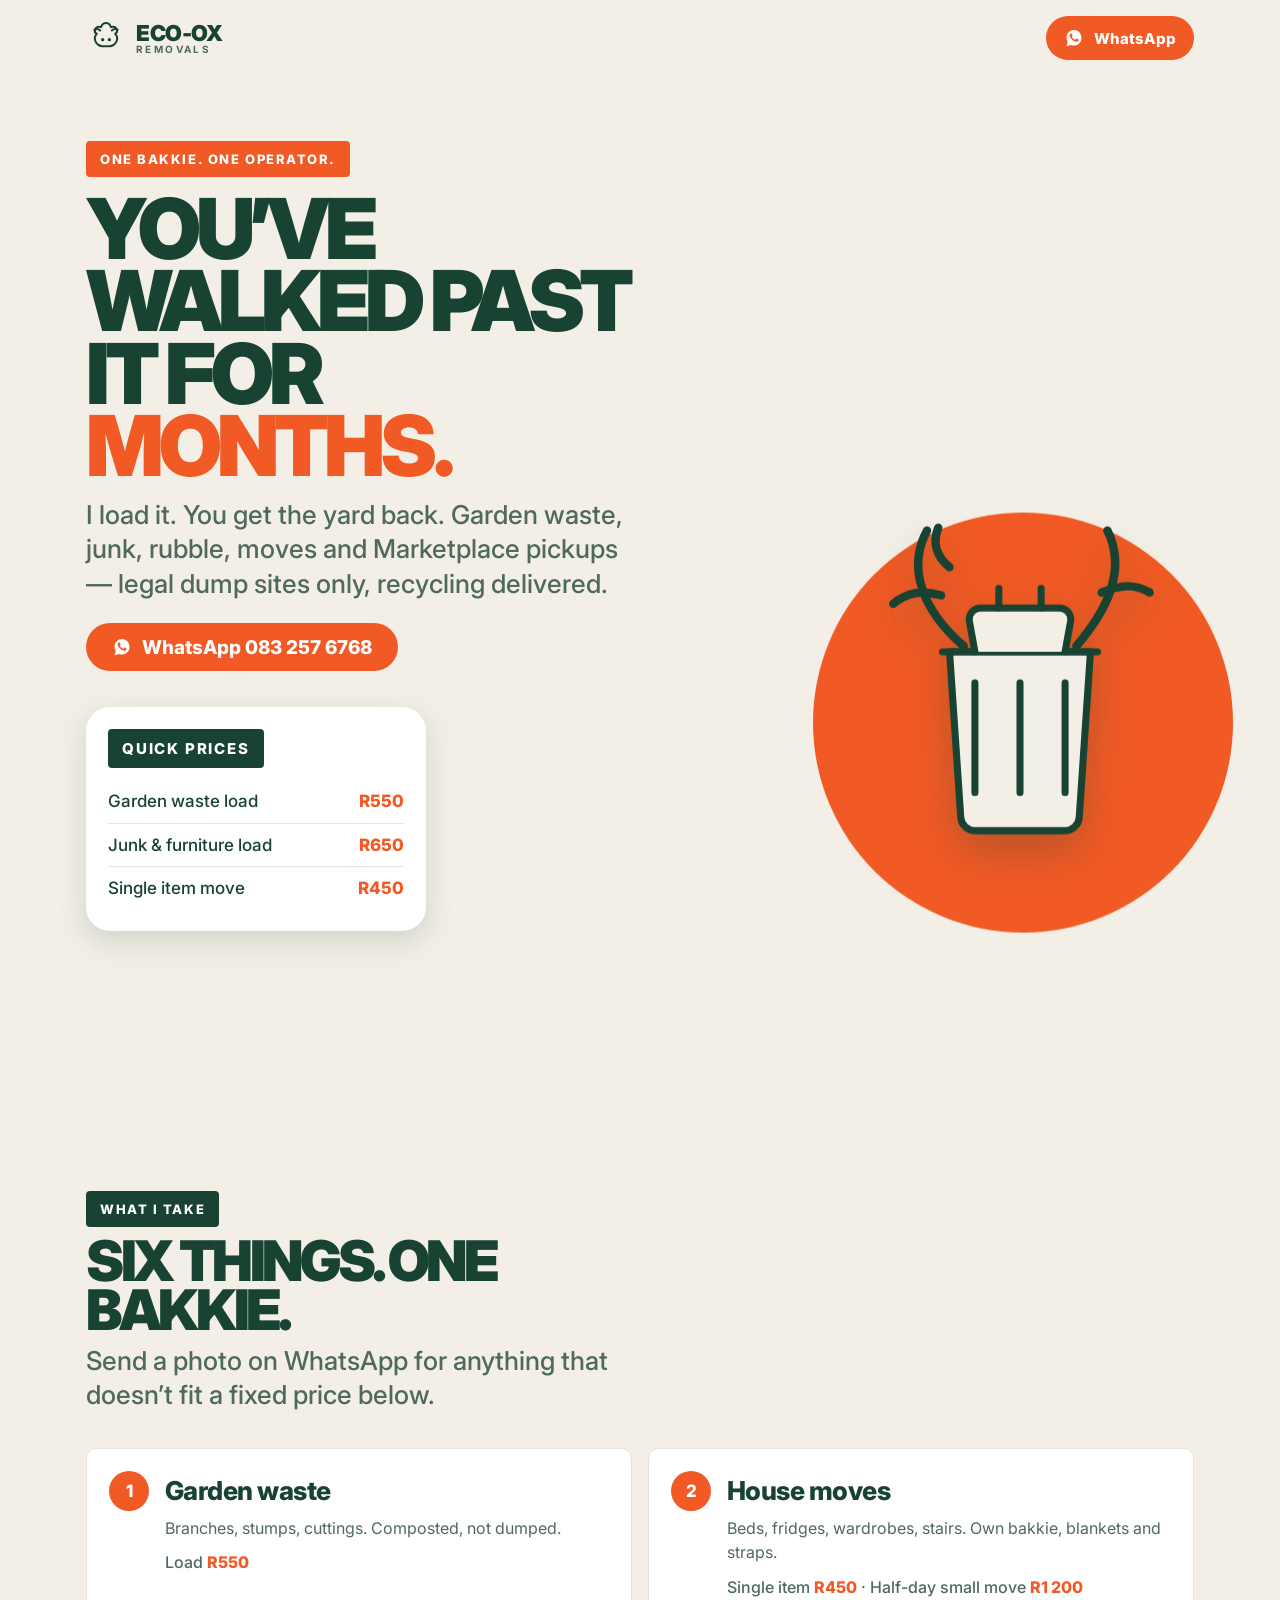
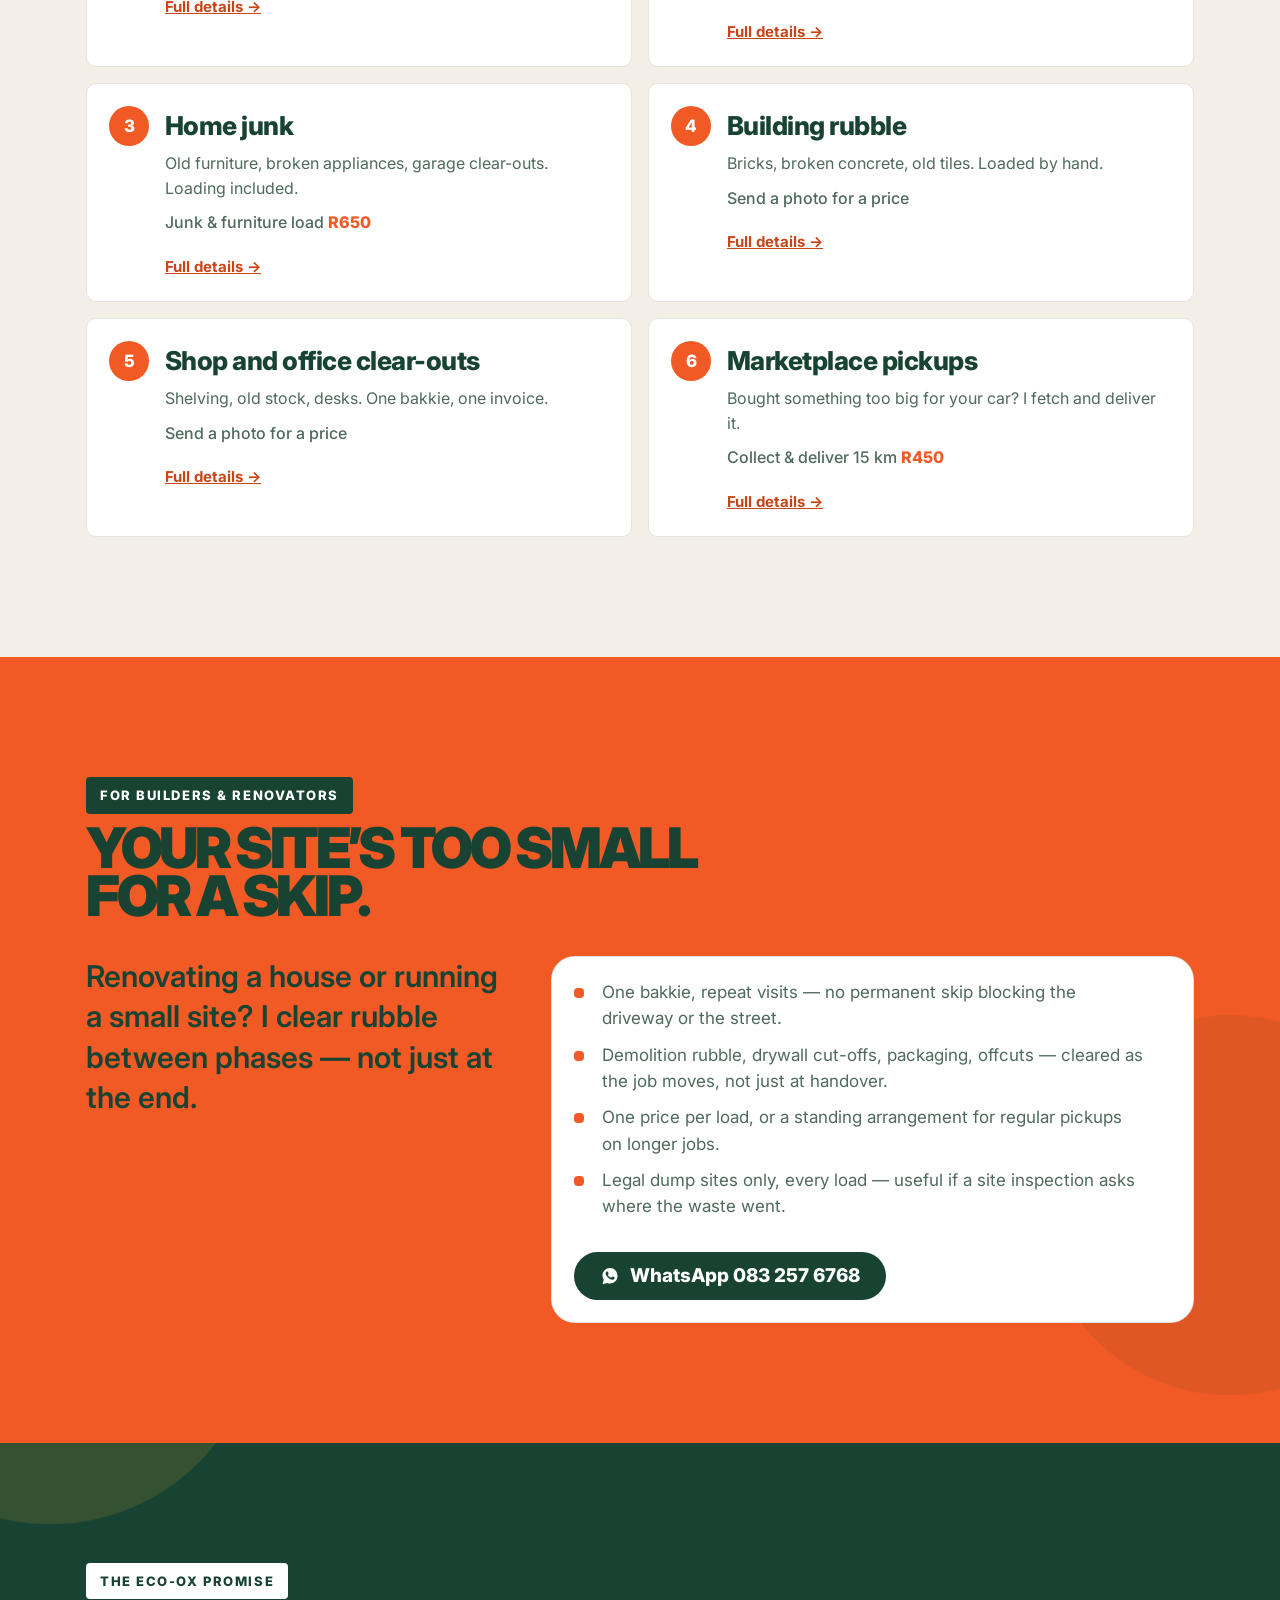
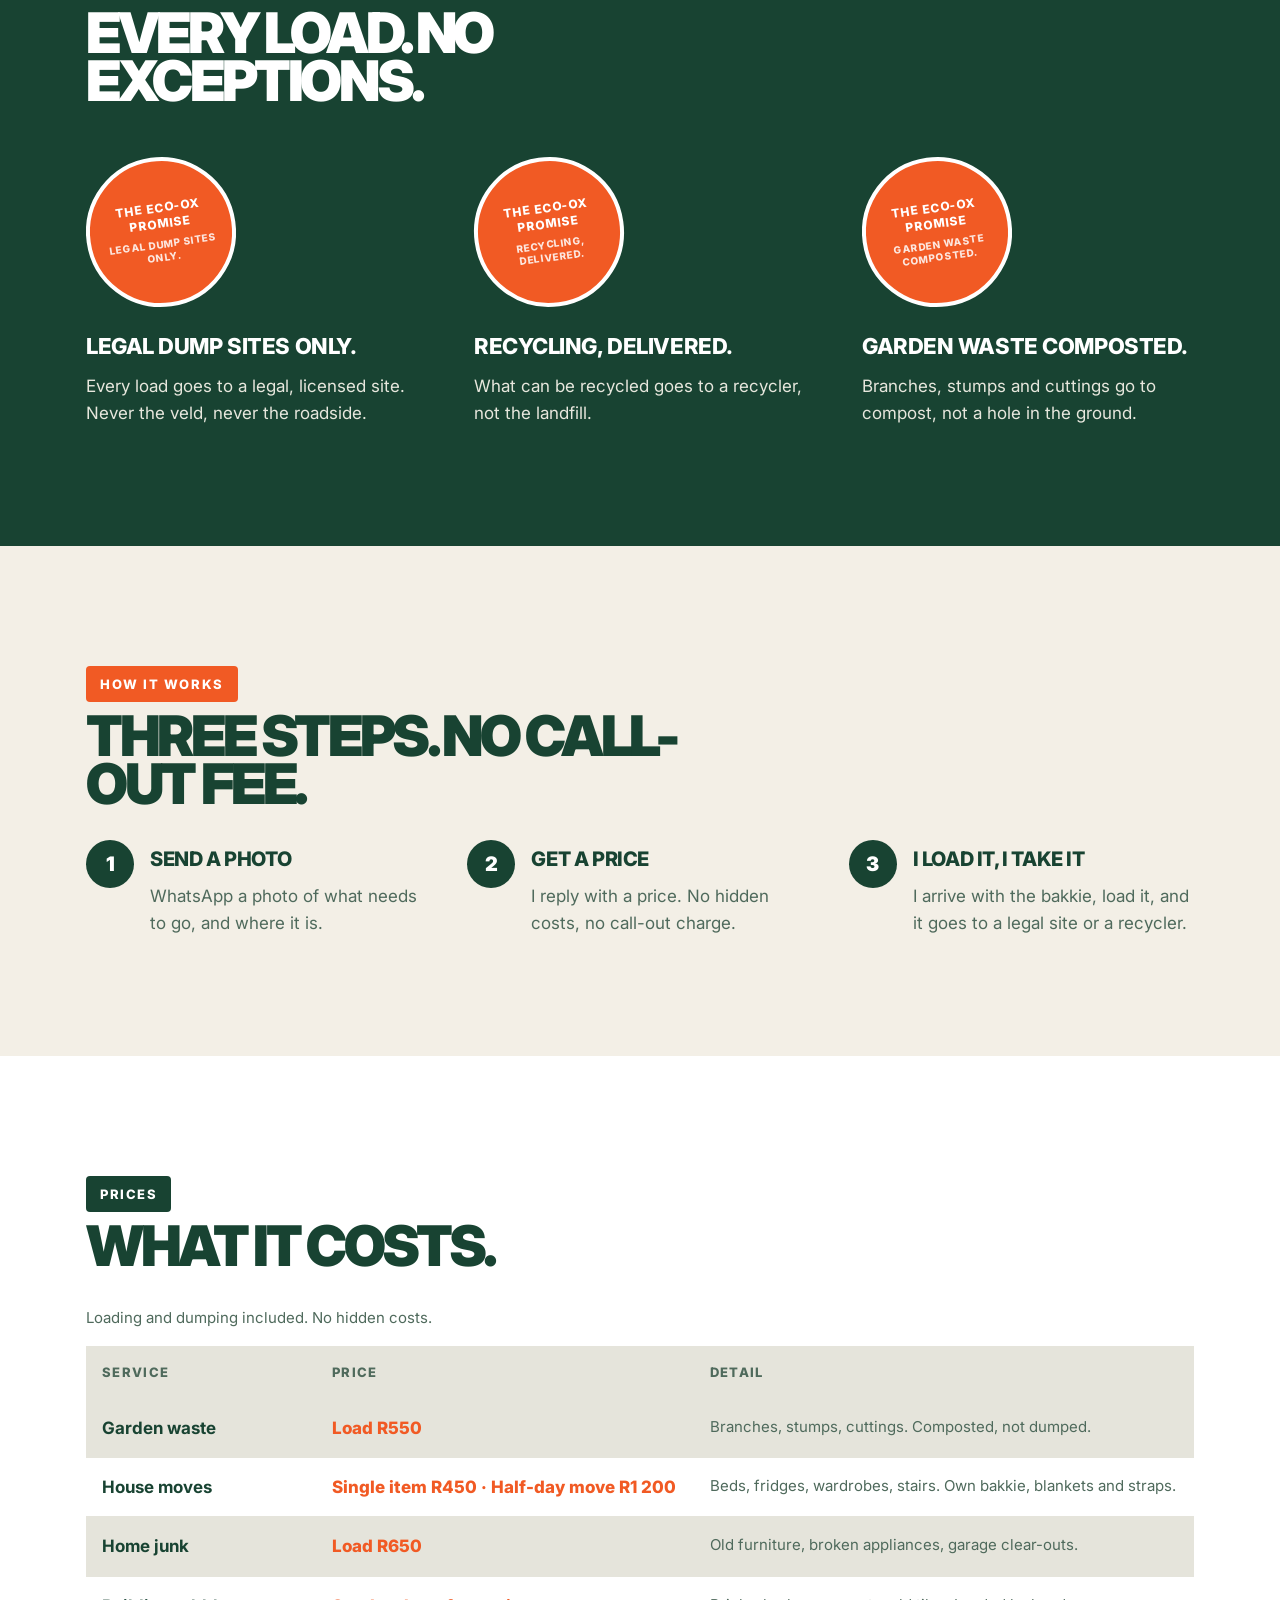
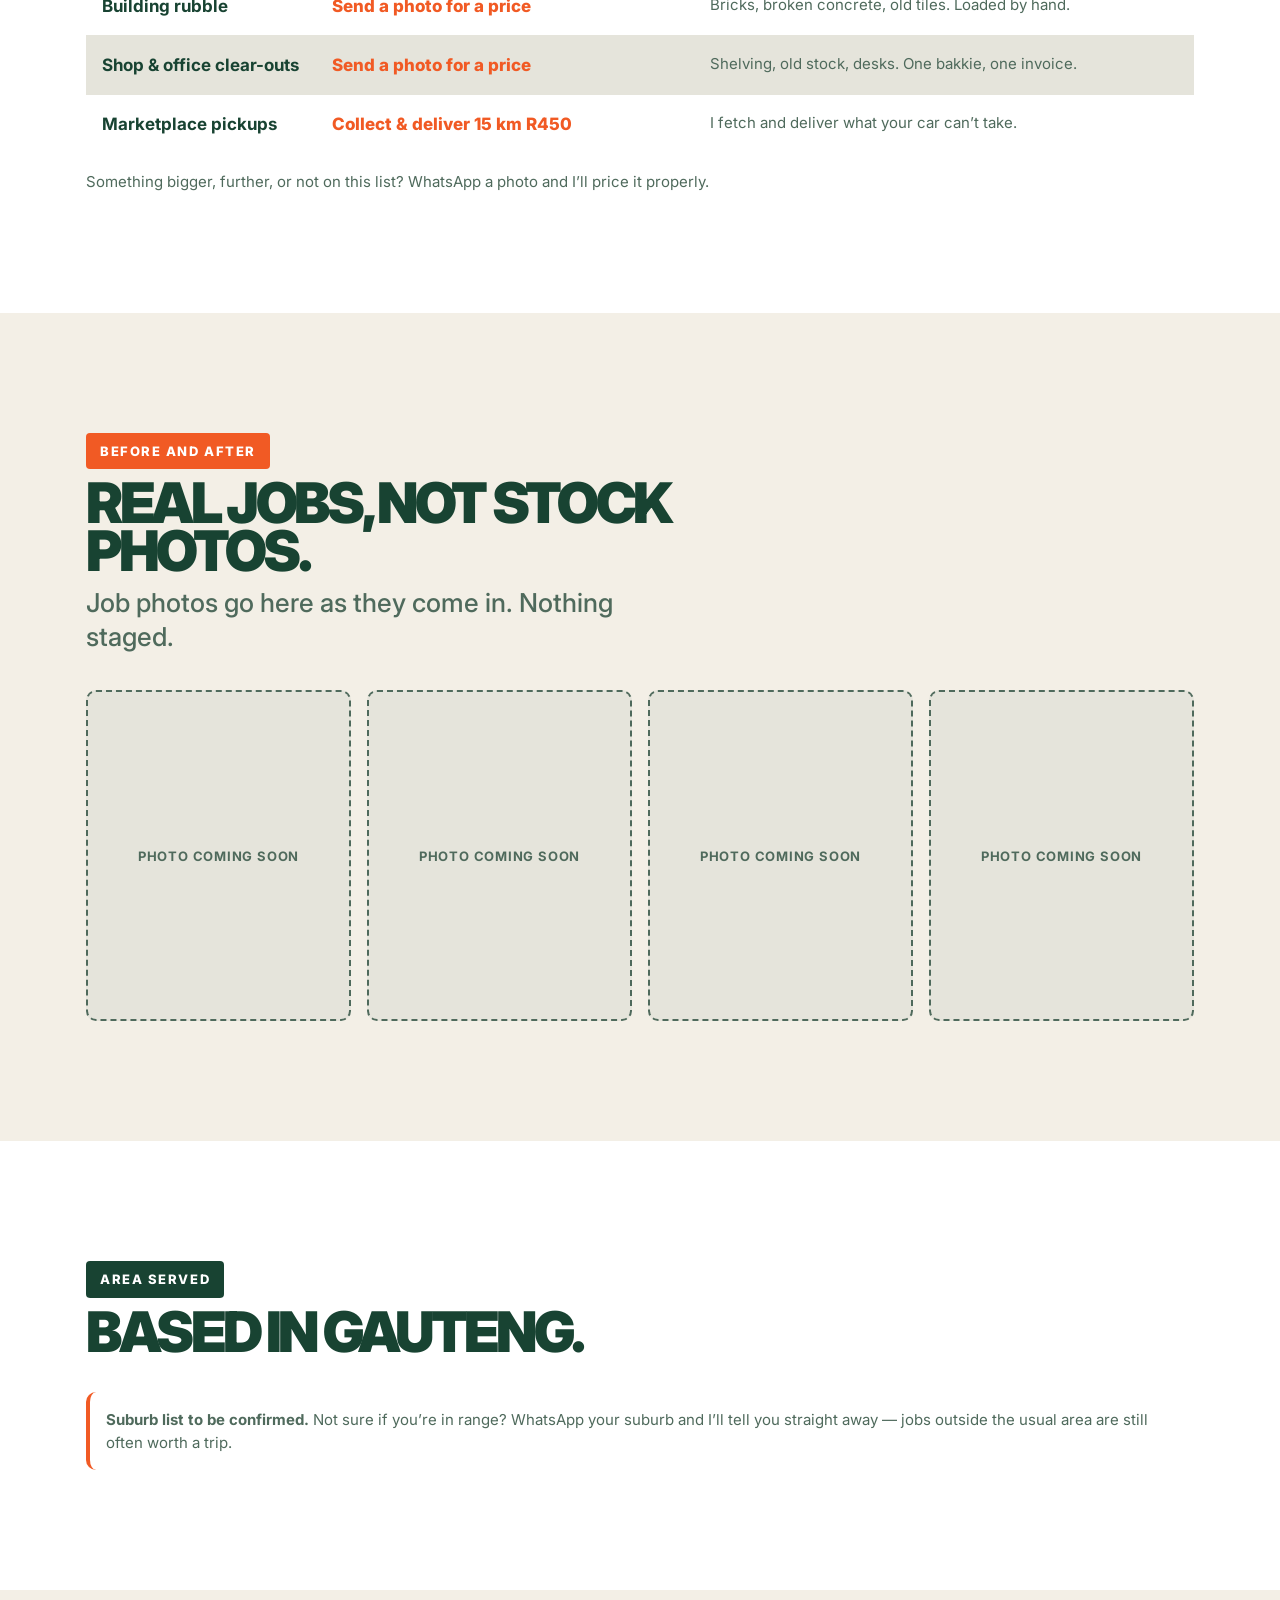
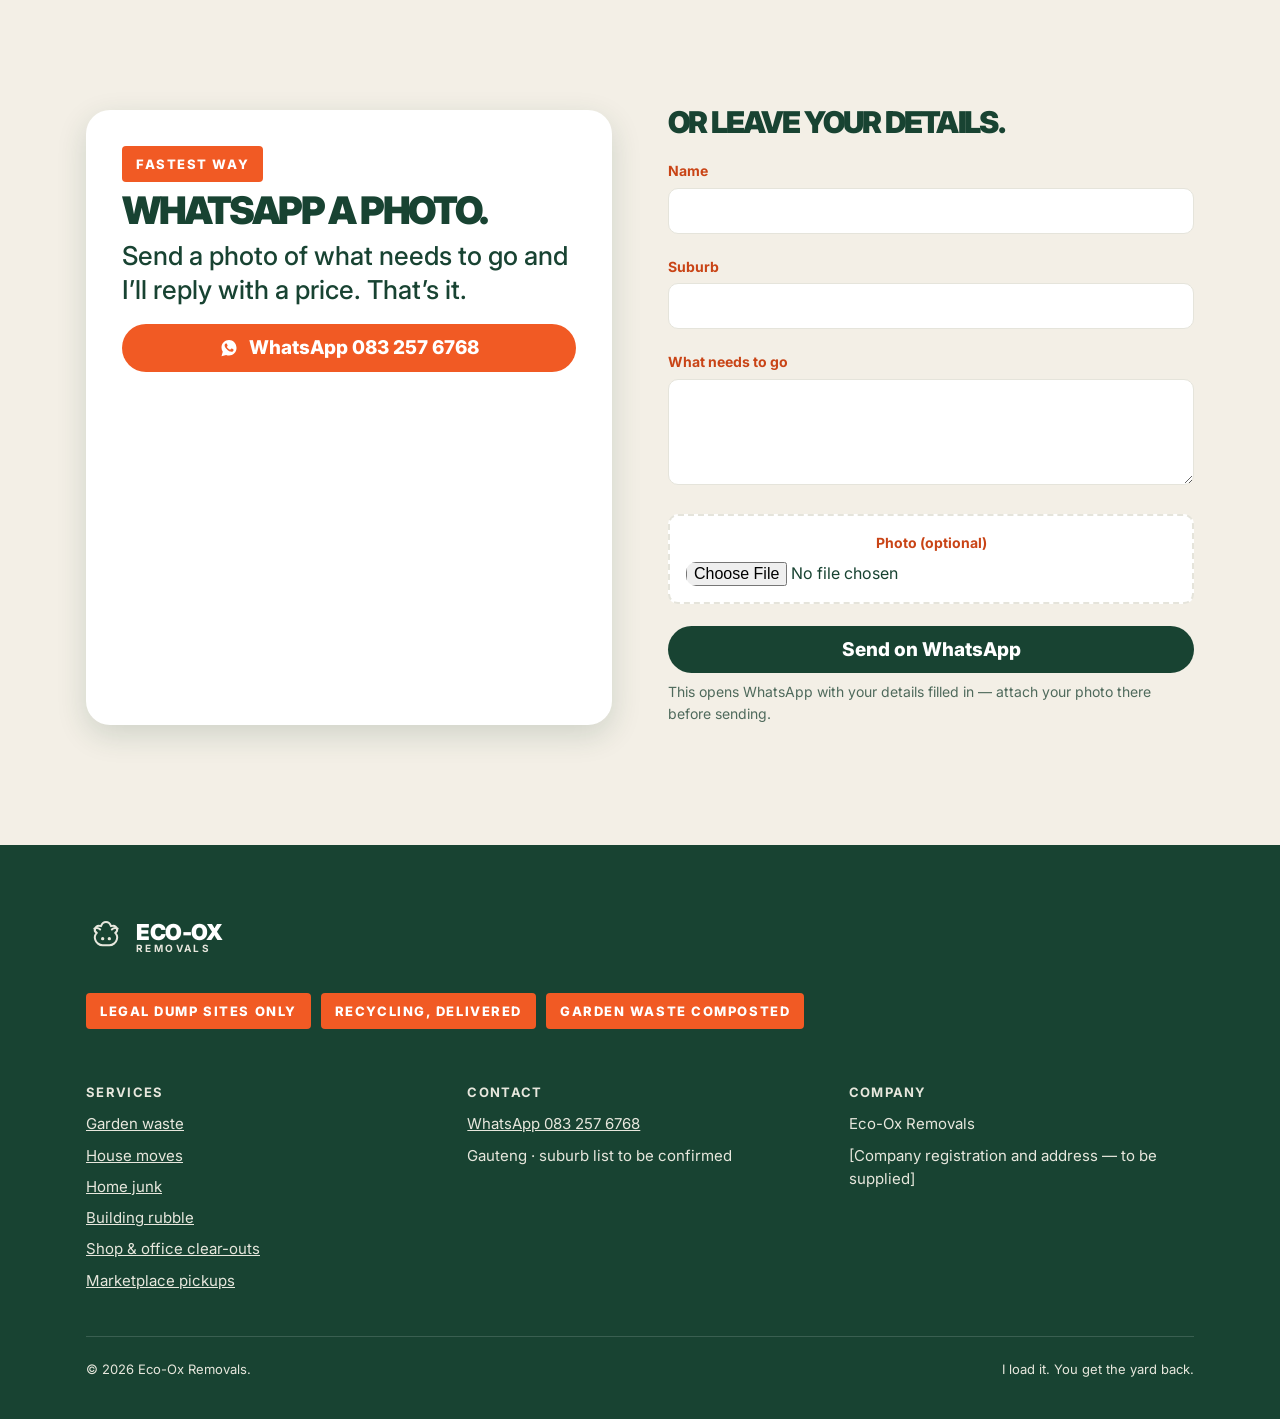
<file: index.html>
<!doctype html>
<html lang="en-ZA" class="js-disabled">
<head>
<meta charset="utf-8">
<meta name="viewport" content="width=device-width, initial-scale=1">
<title>Eco-Ox Removals — garden waste, junk, rubble &amp; moves in Gauteng</title>
<meta name="description" content="One bakkie, one operator. Garden waste, house junk, building rubble, shop clear-outs, house moves and Marketplace pickups in Gauteng. Legal dump sites only. Recycling delivered. WhatsApp 083 257 6768.">
<meta name="theme-color" content="#f3efe6">

<link rel="preconnect" href="https://fonts.googleapis.com">
<link rel="preconnect" href="https://fonts.gstatic.com" crossorigin>
<link href="https://fonts.googleapis.com/css2?family=Inter:wght@100..900&display=swap" rel="stylesheet">
<link rel="stylesheet" href="css/styles.css">

<script type="application/ld+json">
{
  "@context": "https://schema.org",
  "@type": "LocalBusiness",
  "name": "Eco-Ox Removals",
  "telephone": "+27832576768",
  "areaServed": "Gauteng",
  "priceRange": "R450 - R1200",
  "description": "One-bakkie waste removal and moving service: garden waste, house junk, building rubble, shop clear-outs, house moves and Marketplace pickups. Legal dump sites only. Recycling delivered to a recycler.",
  "sameAs": ["https://wa.me/27832576768"]
}
</script>
</head>
<body>
<a class="skip-link" href="#main">Skip to content</a>

<header class="site-header">
  <div class="wrap site-header__inner">
    <a class="brand" href="#home">
      <svg class="brand__mark" viewBox="0 0 48 48" fill="none" aria-hidden="true">
        <path d="M24 6c-3 0-5 2-6 5-3-1-6 0-7 3-1 2 0 4 2 5-2 2-3 5-2 8 1 4 5 7 9 7h8c4 0 8-3 9-7 1-3 0-6-2-8 2-1 3-3 2-5-1-3-4-4-7-3-1-3-3-5-6-5z" stroke="currentColor" stroke-width="2.4" stroke-linejoin="round"/>
        <path d="M17 15c-2-2-5-2-7-1M31 15c2-2 5-2 7-1" stroke="currentColor" stroke-width="2.4" stroke-linecap="round"/>
        <circle cx="20" cy="26" r="2" fill="currentColor"/>
        <circle cx="28" cy="26" r="2" fill="currentColor"/>
      </svg>
      <span class="brand__wordmark">
        <span class="brand__name">ECO-OX</span>
        <span class="brand__sub">REMOVALS</span>
      </span>
    </a>
    <a class="btn btn--sm" href="https://wa.me/27832576768" target="_blank" rel="noopener">
      <svg viewBox="0 0 32 32" fill="currentColor" aria-hidden="true"><path d="M16.02 3C9.4 3 4 8.4 4 15.02c0 2.5.73 4.83 2 6.78L4 29l7.4-1.94a11.9 11.9 0 0 0 4.62.94h.01c6.62 0 12-5.4 12-12.02C28 8.4 22.64 3 16.02 3zm7.02 17.2c-.3.83-1.72 1.6-2.37 1.7-.6.1-1.37.14-2.2-.14-.5-.16-1.16-.38-2-.75-3.52-1.52-5.82-5.06-6-5.3-.18-.24-1.44-1.9-1.44-3.63 0-1.72.9-2.57 1.22-2.92.32-.35.7-.44.93-.44h.67c.21 0 .5-.08.78.6.3.7 1 2.4 1.08 2.58.08.18.14.4.02.63-.12.24-.18.38-.36.58-.18.2-.38.46-.54.62-.18.18-.37.37-.16.72.2.36.9 1.5 1.95 2.44 1.34 1.2 2.47 1.58 2.83 1.76.36.18.57.15.78-.09.2-.24.9-1.05 1.14-1.4.24-.36.48-.3.8-.18.32.12 2.05.97 2.4 1.15.36.18.6.27.68.42.09.16.09.9-.22 1.72z"/></svg>
      WhatsApp
    </a>
  </div>
</header>

<main id="main">

  <!-- ============================= HERO ============================= -->
  <section id="home" class="ground-cream hero">
    <div class="wrap hero__grid">
      <div class="hero__copy reveal">
        <span class="tag tag--orange">One bakkie. One operator.</span>
        <h1>You&rsquo;ve walked past it for <span class="accent">months.</span></h1>
        <p class="lead">I load it. You get the yard back. Garden waste, junk, rubble, moves and Marketplace pickups &mdash; legal dump sites only, recycling delivered.</p>
        <a class="btn" href="https://wa.me/27832576768" target="_blank" rel="noopener">
          <svg viewBox="0 0 32 32" fill="currentColor" aria-hidden="true"><path d="M16.02 3C9.4 3 4 8.4 4 15.02c0 2.5.73 4.83 2 6.78L4 29l7.4-1.94a11.9 11.9 0 0 0 4.62.94h.01c6.62 0 12-5.4 12-12.02C28 8.4 22.64 3 16.02 3zm7.02 17.2c-.3.83-1.72 1.6-2.37 1.7-.6.1-1.37.14-2.2-.14-.5-.16-1.16-.38-2-.75-3.52-1.52-5.82-5.06-6-5.3-.18-.24-1.44-1.9-1.44-3.63 0-1.72.9-2.57 1.22-2.92.32-.35.7-.44.93-.44h.67c.21 0 .5-.08.78.6.3.7 1 2.4 1.08 2.58.08.18.14.4.02.63-.12.24-.18.38-.36.58-.18.2-.38.46-.54.62-.18.18-.37.37-.16.72.2.36.9 1.5 1.95 2.44 1.34 1.2 2.47 1.58 2.83 1.76.36.18.57.15.78-.09.2-.24.9-1.05 1.14-1.4.24-.36.48-.3.8-.18.32.12 2.05.97 2.4 1.15.36.18.6.27.68.42.09.16.09.9-.22 1.72z"/></svg>
          WhatsApp 083 257 6768
        </a>

        <div class="hero__price-card card price-card reveal">
          <p class="tag tag--forest" style="margin-bottom:12px;">Quick prices</p>
          <div class="price-line"><span>Garden waste load</span><strong>R550</strong></div>
          <div class="price-line"><span>Junk &amp; furniture load</span><strong>R650</strong></div>
          <div class="price-line"><span>Single item move</span><strong>R450</strong></div>
        </div>
      </div>

      <div class="hero__stage" aria-hidden="true">
        <div class="disc hero__disc" data-parallax="0.12"></div>
        <svg class="hero__object" data-parallax="0.22" viewBox="0 0 220 240" fill="none">
          <!-- flat line-art wheelie bin, overflowing with garden branches -->
          <g stroke="currentColor" stroke-width="5" stroke-linejoin="round" stroke-linecap="round" fill="none">
            <path d="M60 100l8 118a10 10 0 0 0 10 9h64a10 10 0 0 0 10-9l8-118z" fill="#f3efe6"/>
            <path d="M55 100h110" />
            <path d="M78 100l-4-22a8 8 0 0 1 8-9h56a8 8 0 0 1 8 9l-4 22" fill="#f3efe6"/>
            <path d="M95 69v-14M125 69v-14" />
            <path d="M78 122v78M110 122v78M142 122v78" />
          </g>
          <g stroke="#184332" stroke-width="6" stroke-linecap="round" fill="none">
            <path d="M70 96C40 70 30 40 44 14" />
            <path d="M54 60c-14-4-24-2-34 6" />
            <path d="M60 40c-10-8-12-18-8-28" />
            <path d="M150 96c26-30 34-58 22-82" />
            <path d="M168 58c14-6 24-6 34 0" />
          </g>
        </svg>
      </div>
    </div>
  </section>

  <!-- ========================= WHAT I TAKE ========================= -->
  <section id="services" class="ground-cream">
    <div class="wrap">
      <div class="section-head reveal">
        <span class="tag tag--forest">What I take</span>
        <h2>Six things. One bakkie.</h2>
        <p class="lead">Send a photo on WhatsApp for anything that doesn&rsquo;t fit a fixed price below.</p>
      </div>

      <ul class="services reveal-stagger">
        <li class="service-row reveal">
          <span class="service-row__num" aria-hidden="true">1</span>
          <div class="service-row__body">
            <h3>Garden waste</h3>
            <p>Branches, stumps, cuttings. Composted, not dumped.</p>
            <p class="service-row__price">Load <strong>R550</strong></p>
            <a class="service-row__link" href="garden-waste.html">Full details &rarr;</a>
          </div>
        </li>
        <li class="service-row reveal">
          <span class="service-row__num" aria-hidden="true">2</span>
          <div class="service-row__body">
            <h3>House moves</h3>
            <p>Beds, fridges, wardrobes, stairs. Own bakkie, blankets and straps.</p>
            <p class="service-row__price">Single item <strong>R450</strong> &middot; Half-day small move <strong>R1 200</strong></p>
            <a class="service-row__link" href="house-moves.html">Full details &rarr;</a>
          </div>
        </li>
        <li class="service-row reveal">
          <span class="service-row__num" aria-hidden="true">3</span>
          <div class="service-row__body">
            <h3>Home junk</h3>
            <p>Old furniture, broken appliances, garage clear-outs. Loading included.</p>
            <p class="service-row__price">Junk &amp; furniture load <strong>R650</strong></p>
            <a class="service-row__link" href="home-junk.html">Full details &rarr;</a>
          </div>
        </li>
        <li class="service-row reveal">
          <span class="service-row__num" aria-hidden="true">4</span>
          <div class="service-row__body">
            <h3>Building rubble</h3>
            <p>Bricks, broken concrete, old tiles. Loaded by hand.</p>
            <p class="service-row__price">Send a photo for a price</p>
            <a class="service-row__link" href="building-rubble.html">Full details &rarr;</a>
          </div>
        </li>
        <li class="service-row reveal">
          <span class="service-row__num" aria-hidden="true">5</span>
          <div class="service-row__body">
            <h3>Shop and office clear-outs</h3>
            <p>Shelving, old stock, desks. One bakkie, one invoice.</p>
            <p class="service-row__price">Send a photo for a price</p>
            <a class="service-row__link" href="shop-office-clearouts.html">Full details &rarr;</a>
          </div>
        </li>
        <li class="service-row reveal">
          <span class="service-row__num" aria-hidden="true">6</span>
          <div class="service-row__body">
            <h3>Marketplace pickups</h3>
            <p>Bought something too big for your car? I fetch and deliver it.</p>
            <p class="service-row__price">Collect &amp; deliver 15 km <strong>R450</strong></p>
            <a class="service-row__link" href="marketplace-pickups.html">Full details &rarr;</a>
          </div>
        </li>
      </ul>
    </div>
  </section>

  <!-- ========================= BUILDERS & RENOVATORS ========================= -->
  <section id="builders" class="ground-orange">
    <div class="disc" data-parallax="0.1" style="width:380px;height:380px;right:-140px;bottom:-160px;background:var(--forest);opacity:.08;" aria-hidden="true"></div>
    <div class="wrap">
      <div class="section-head reveal">
        <span class="tag tag--forest">For builders &amp; renovators</span>
        <h2>Your site&rsquo;s too small for a skip.</h2>
      </div>

      <div class="builders__grid">
        <p class="builders__lead reveal">Renovating a house or running a small site? I clear rubble between phases &mdash; not just at the end.</p>

        <div class="card card--flat builders__note reveal">
          <ul class="detail-list" style="margin-top:0;">
            <li>One bakkie, repeat visits &mdash; no permanent skip blocking the driveway or the street.</li>
            <li>Demolition rubble, drywall cut-offs, packaging, offcuts &mdash; cleared as the job moves, not just at handover.</li>
            <li>One price per load, or a standing arrangement for regular pickups on longer jobs.</li>
            <li>Legal dump sites only, every load &mdash; useful if a site inspection asks where the waste went.</li>
          </ul>
          <a class="btn btn--forest" href="https://wa.me/27832576768" target="_blank" rel="noopener">
            <svg viewBox="0 0 32 32" fill="currentColor" aria-hidden="true"><path d="M16.02 3C9.4 3 4 8.4 4 15.02c0 2.5.73 4.83 2 6.78L4 29l7.4-1.94a11.9 11.9 0 0 0 4.62.94h.01c6.62 0 12-5.4 12-12.02C28 8.4 22.64 3 16.02 3zm7.02 17.2c-.3.83-1.72 1.6-2.37 1.7-.6.1-1.37.14-2.2-.14-.5-.16-1.16-.38-2-.75-3.52-1.52-5.82-5.06-6-5.3-.18-.24-1.44-1.9-1.44-3.63 0-1.72.9-2.57 1.22-2.92.32-.35.7-.44.93-.44h.67c.21 0 .5-.08.78.6.3.7 1 2.4 1.08 2.58.08.18.14.4.02.63-.12.24-.18.38-.36.58-.18.2-.38.46-.54.62-.18.18-.37.37-.16.72.2.36.9 1.5 1.95 2.44 1.34 1.2 2.47 1.58 2.83 1.76.36.18.57.15.78-.09.2-.24.9-1.05 1.14-1.4.24-.36.48-.3.8-.18.32.12 2.05.97 2.4 1.15.36.18.6.27.68.42.09.16.09.9-.22 1.72z"/></svg>
            WhatsApp 083 257 6768
          </a>
        </div>
      </div>
    </div>
  </section>

  <!-- ========================= THE PROMISES ========================= -->
  <section id="promises" class="ground-forest">
    <div class="disc" data-parallax="0.1" style="width:420px;height:420px;left:-160px;top:-120px;background:var(--logo-gold);opacity:.14;" aria-hidden="true"></div>
    <div class="wrap">
      <div class="section-head reveal">
        <span class="tag tag--white">The Eco-Ox promise</span>
        <h2>Every load. No exceptions.</h2>
      </div>

      <div class="promises">
        <div class="promise reveal">
          <div class="stamp"><span>The Eco-Ox promise<em>Legal dump sites only.</em></span></div>
          <h3>Legal dump sites only.</h3>
          <p>Every load goes to a legal, licensed site. Never the veld, never the roadside.</p>
        </div>
        <div class="promise reveal">
          <div class="stamp"><span>The Eco-Ox promise<em>Recycling, delivered.</em></span></div>
          <h3>Recycling, delivered.</h3>
          <p>What can be recycled goes to a recycler, not the landfill.</p>
        </div>
        <div class="promise reveal">
          <div class="stamp"><span>The Eco-Ox promise<em>Garden waste composted.</em></span></div>
          <h3>Garden waste composted.</h3>
          <p>Branches, stumps and cuttings go to compost, not a hole in the ground.</p>
        </div>
      </div>
    </div>
  </section>

  <!-- ========================= HOW IT WORKS ========================= -->
  <section id="how-it-works" class="ground-cream">
    <div class="wrap">
      <div class="section-head reveal">
        <span class="tag tag--orange">How it works</span>
        <h2>Three steps. No call-out fee.</h2>
      </div>
      <div class="steps reveal-stagger">
        <div class="step reveal">
          <h3>Send a photo</h3>
          <p>WhatsApp a photo of what needs to go, and where it is.</p>
        </div>
        <div class="step reveal">
          <h3>Get a price</h3>
          <p>I reply with a price. No hidden costs, no call-out charge.</p>
        </div>
        <div class="step reveal">
          <h3>I load it, I take it</h3>
          <p>I arrive with the bakkie, load it, and it goes to a legal site or a recycler.</p>
        </div>
      </div>
    </div>
  </section>

  <!-- ========================= PRICES ========================= -->
  <section id="prices" class="ground-white">
    <div class="wrap">
      <div class="section-head reveal">
        <span class="tag tag--forest">Prices</span>
        <h2>What it costs.</h2>
      </div>
      <div class="reveal" style="overflow-x:auto;">
        <table class="price-table">
          <caption>Loading and dumping included. No hidden costs.</caption>
          <thead>
            <tr><th scope="col">Service</th><th scope="col">Price</th><th scope="col">Detail</th></tr>
          </thead>
          <tbody>
            <tr><th scope="row">Garden waste</th><td class="price">Load R550</td><td class="detail">Branches, stumps, cuttings. Composted, not dumped.</td></tr>
            <tr><th scope="row">House moves</th><td class="price">Single item R450 &middot; Half-day move R1 200</td><td class="detail">Beds, fridges, wardrobes, stairs. Own bakkie, blankets and straps.</td></tr>
            <tr><th scope="row">Home junk</th><td class="price">Load R650</td><td class="detail">Old furniture, broken appliances, garage clear-outs.</td></tr>
            <tr><th scope="row">Building rubble</th><td class="price">Send a photo for a price</td><td class="detail">Bricks, broken concrete, old tiles. Loaded by hand.</td></tr>
            <tr><th scope="row">Shop &amp; office clear-outs</th><td class="price">Send a photo for a price</td><td class="detail">Shelving, old stock, desks. One bakkie, one invoice.</td></tr>
            <tr><th scope="row">Marketplace pickups</th><td class="price">Collect &amp; deliver 15 km R450</td><td class="detail">I fetch and deliver what your car can&rsquo;t take.</td></tr>
          </tbody>
        </table>
      </div>
      <p class="price-note">Something bigger, further, or not on this list? WhatsApp a photo and I&rsquo;ll price it properly.</p>
    </div>
  </section>

  <!-- ========================= BEFORE / AFTER ========================= -->
  <section id="gallery" class="ground-cream">
    <div class="wrap">
      <div class="section-head reveal">
        <span class="tag tag--orange">Before and after</span>
        <h2>Real jobs, not stock photos.</h2>
        <p class="lead">Job photos go here as they come in. Nothing staged.</p>
      </div>
      <div class="gallery reveal-stagger" role="list">
        <div class="gallery__item reveal" role="listitem"><span>Photo coming soon</span></div>
        <div class="gallery__item reveal" role="listitem"><span>Photo coming soon</span></div>
        <div class="gallery__item reveal" role="listitem"><span>Photo coming soon</span></div>
        <div class="gallery__item reveal" role="listitem"><span>Photo coming soon</span></div>
      </div>
    </div>
  </section>

  <!-- ========================= AREA SERVED ========================= -->
  <section id="area" class="ground-white">
    <div class="wrap">
      <div class="section-head reveal">
        <span class="tag tag--forest">Area served</span>
        <h2>Based in Gauteng.</h2>
      </div>
      <div class="area-note reveal">
        <p><strong>Suburb list to be confirmed.</strong> Not sure if you&rsquo;re in range? WhatsApp your suburb and I&rsquo;ll tell you straight away &mdash; jobs outside the usual area are still often worth a trip.</p>
      </div>
    </div>
  </section>

  <!-- ========================= CONTACT ========================= -->
  <section id="contact" class="ground-cream">
    <div class="wrap contact__grid">
      <div class="contact__whatsapp reveal">
        <span class="tag tag--orange">Fastest way</span>
        <h2 style="font-size:clamp(26px,4vw,38px);margin-top:12px;">WhatsApp a photo.</h2>
        <p class="lead" style="margin-top:12px;">Send a photo of what needs to go and I&rsquo;ll reply with a price. That&rsquo;s it.</p>
        <a class="btn" href="https://wa.me/27832576768" target="_blank" rel="noopener">
          <svg viewBox="0 0 32 32" fill="currentColor" aria-hidden="true"><path d="M16.02 3C9.4 3 4 8.4 4 15.02c0 2.5.73 4.83 2 6.78L4 29l7.4-1.94a11.9 11.9 0 0 0 4.62.94h.01c6.62 0 12-5.4 12-12.02C28 8.4 22.64 3 16.02 3zm7.02 17.2c-.3.83-1.72 1.6-2.37 1.7-.6.1-1.37.14-2.2-.14-.5-.16-1.16-.38-2-.75-3.52-1.52-5.82-5.06-6-5.3-.18-.24-1.44-1.9-1.44-3.63 0-1.72.9-2.57 1.22-2.92.32-.35.7-.44.93-.44h.67c.21 0 .5-.08.78.6.3.7 1 2.4 1.08 2.58.08.18.14.4.02.63-.12.24-.18.38-.36.58-.18.2-.38.46-.54.62-.18.18-.37.37-.16.72.2.36.9 1.5 1.95 2.44 1.34 1.2 2.47 1.58 2.83 1.76.36.18.57.15.78-.09.2-.24.9-1.05 1.14-1.4.24-.36.48-.3.8-.18.32.12 2.05.97 2.4 1.15.36.18.6.27.68.42.09.16.09.9-.22 1.72z"/></svg>
          WhatsApp 083 257 6768
        </a>
      </div>

      <form id="contact-form" class="reveal" novalidate>
        <h2 style="font-size:clamp(22px,3.5vw,30px);margin-bottom:24px;">Or leave your details.</h2>

        <div class="form-field">
          <label for="field-name">Name</label>
          <input type="text" id="field-name" name="name" autocomplete="name" required>
        </div>
        <div class="form-field">
          <label for="field-suburb">Suburb</label>
          <input type="text" id="field-suburb" name="suburb" autocomplete="address-level2" required>
        </div>
        <div class="form-field">
          <label for="field-details">What needs to go</label>
          <textarea id="field-details" name="details" rows="4" required></textarea>
        </div>
        <div class="form-field form-field--file">
          <label for="field-photo">Photo (optional)</label>
          <input type="file" id="field-photo" name="photo" accept="image/*" capture="environment">
        </div>
        <button type="submit" class="btn btn--forest" style="width:100%;justify-content:center;">Send on WhatsApp</button>
        <p class="form-note">This opens WhatsApp with your details filled in &mdash; attach your photo there before sending.</p>
      </form>
    </div>
  </section>

</main>

<footer class="site-footer ground-forest">
  <div class="wrap">
    <a class="brand" href="#home">
      <svg class="brand__mark" viewBox="0 0 48 48" fill="none" aria-hidden="true">
        <path d="M24 6c-3 0-5 2-6 5-3-1-6 0-7 3-1 2 0 4 2 5-2 2-3 5-2 8 1 4 5 7 9 7h8c4 0 8-3 9-7 1-3 0-6-2-8 2-1 3-3 2-5-1-3-4-4-7-3-1-3-3-5-6-5z" stroke="var(--mist)" stroke-width="2.4" stroke-linejoin="round"/>
        <path d="M17 15c-2-2-5-2-7-1M31 15c2-2 5-2 7-1" stroke="var(--mist)" stroke-width="2.4" stroke-linecap="round"/>
        <circle cx="20" cy="26" r="2" fill="var(--mist)"/>
        <circle cx="28" cy="26" r="2" fill="var(--mist)"/>
      </svg>
      <span class="brand__wordmark">
        <span class="brand__name">ECO-OX</span>
        <span class="brand__sub">REMOVALS</span>
      </span>
    </a>

    <div class="footer__promises">
      <span class="tag">Legal dump sites only</span>
      <span class="tag">Recycling, delivered</span>
      <span class="tag">Garden waste composted</span>
    </div>

    <div class="footer__grid">
      <div class="footer__col">
        <h4>Services</h4>
        <ul>
          <li><a href="garden-waste.html">Garden waste</a></li>
          <li><a href="house-moves.html">House moves</a></li>
          <li><a href="home-junk.html">Home junk</a></li>
          <li><a href="building-rubble.html">Building rubble</a></li>
          <li><a href="shop-office-clearouts.html">Shop &amp; office clear-outs</a></li>
          <li><a href="marketplace-pickups.html">Marketplace pickups</a></li>
        </ul>
      </div>
      <div class="footer__col">
        <h4>Contact</h4>
        <ul>
          <li><a href="https://wa.me/27832576768">WhatsApp 083 257 6768</a></li>
          <li>Gauteng &middot; suburb list to be confirmed</li>
        </ul>
      </div>
      <div class="footer__col">
        <h4>Company</h4>
        <ul>
          <li>Eco-Ox Removals</li>
          <li>[Company registration and address &mdash; to be supplied]</li>
        </ul>
      </div>
    </div>

    <div class="footer__bottom">
      <span>&copy; <span id="year">2026</span> Eco-Ox Removals.</span>
      <span>I load it. You get the yard back.</span>
    </div>
  </div>
</footer>

<a class="sticky-whatsapp" href="https://wa.me/27832576768" target="_blank" rel="noopener" aria-label="WhatsApp 083 257 6768">
  <svg viewBox="0 0 32 32" fill="currentColor" aria-hidden="true"><path d="M16.02 3C9.4 3 4 8.4 4 15.02c0 2.5.73 4.83 2 6.78L4 29l7.4-1.94a11.9 11.9 0 0 0 4.62.94h.01c6.62 0 12-5.4 12-12.02C28 8.4 22.64 3 16.02 3zm7.02 17.2c-.3.83-1.72 1.6-2.37 1.7-.6.1-1.37.14-2.2-.14-.5-.16-1.16-.38-2-.75-3.52-1.52-5.82-5.06-6-5.3-.18-.24-1.44-1.9-1.44-3.63 0-1.72.9-2.57 1.22-2.92.32-.35.7-.44.93-.44h.67c.21 0 .5-.08.78.6.3.7 1 2.4 1.08 2.58.08.18.14.4.02.63-.12.24-.18.38-.36.58-.18.2-.38.46-.54.62-.18.18-.37.37-.16.72.2.36.9 1.5 1.95 2.44 1.34 1.2 2.47 1.58 2.83 1.76.36.18.57.15.78-.09.2-.24.9-1.05 1.14-1.4.24-.36.48-.3.8-.18.32.12 2.05.97 2.4 1.15.36.18.6.27.68.42.09.16.09.9-.22 1.72z"/></svg>
  WhatsApp
</a>

<script src="js/script.js"></script>
</body>
</html>
</file>
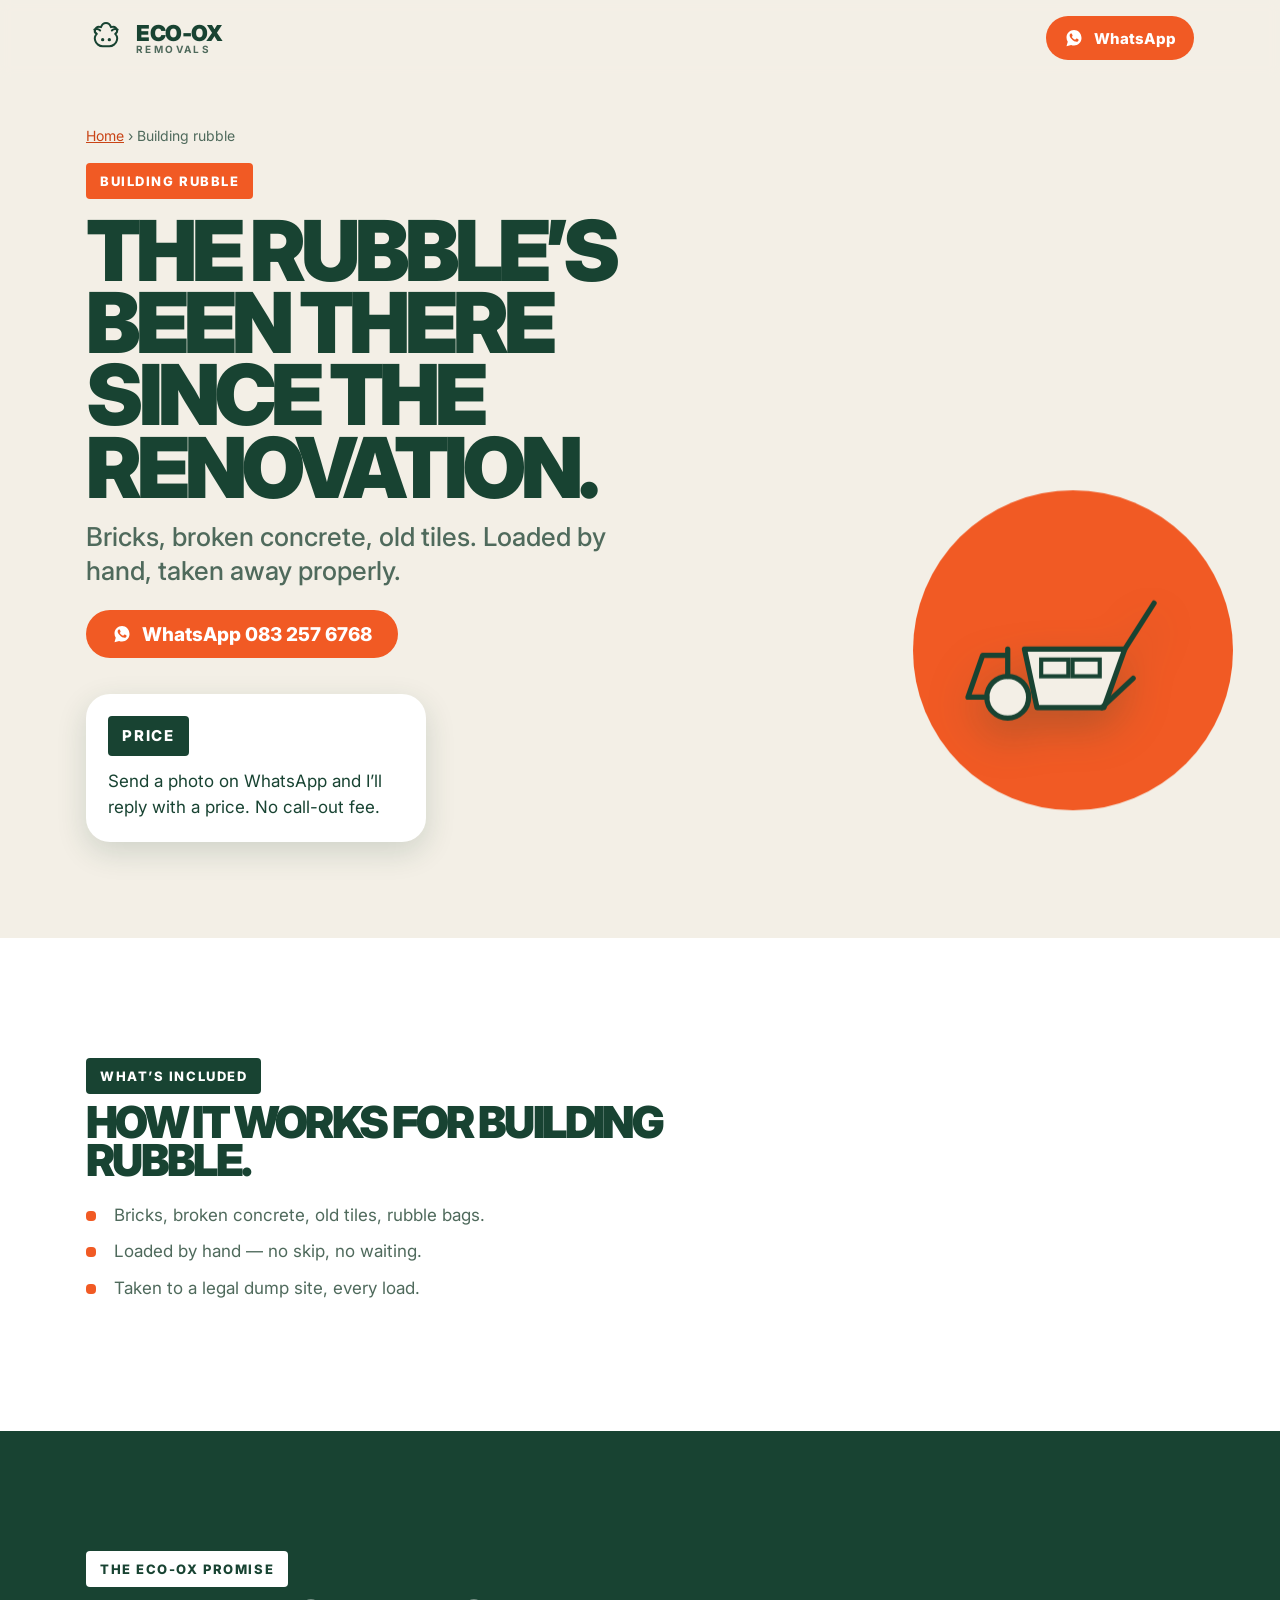
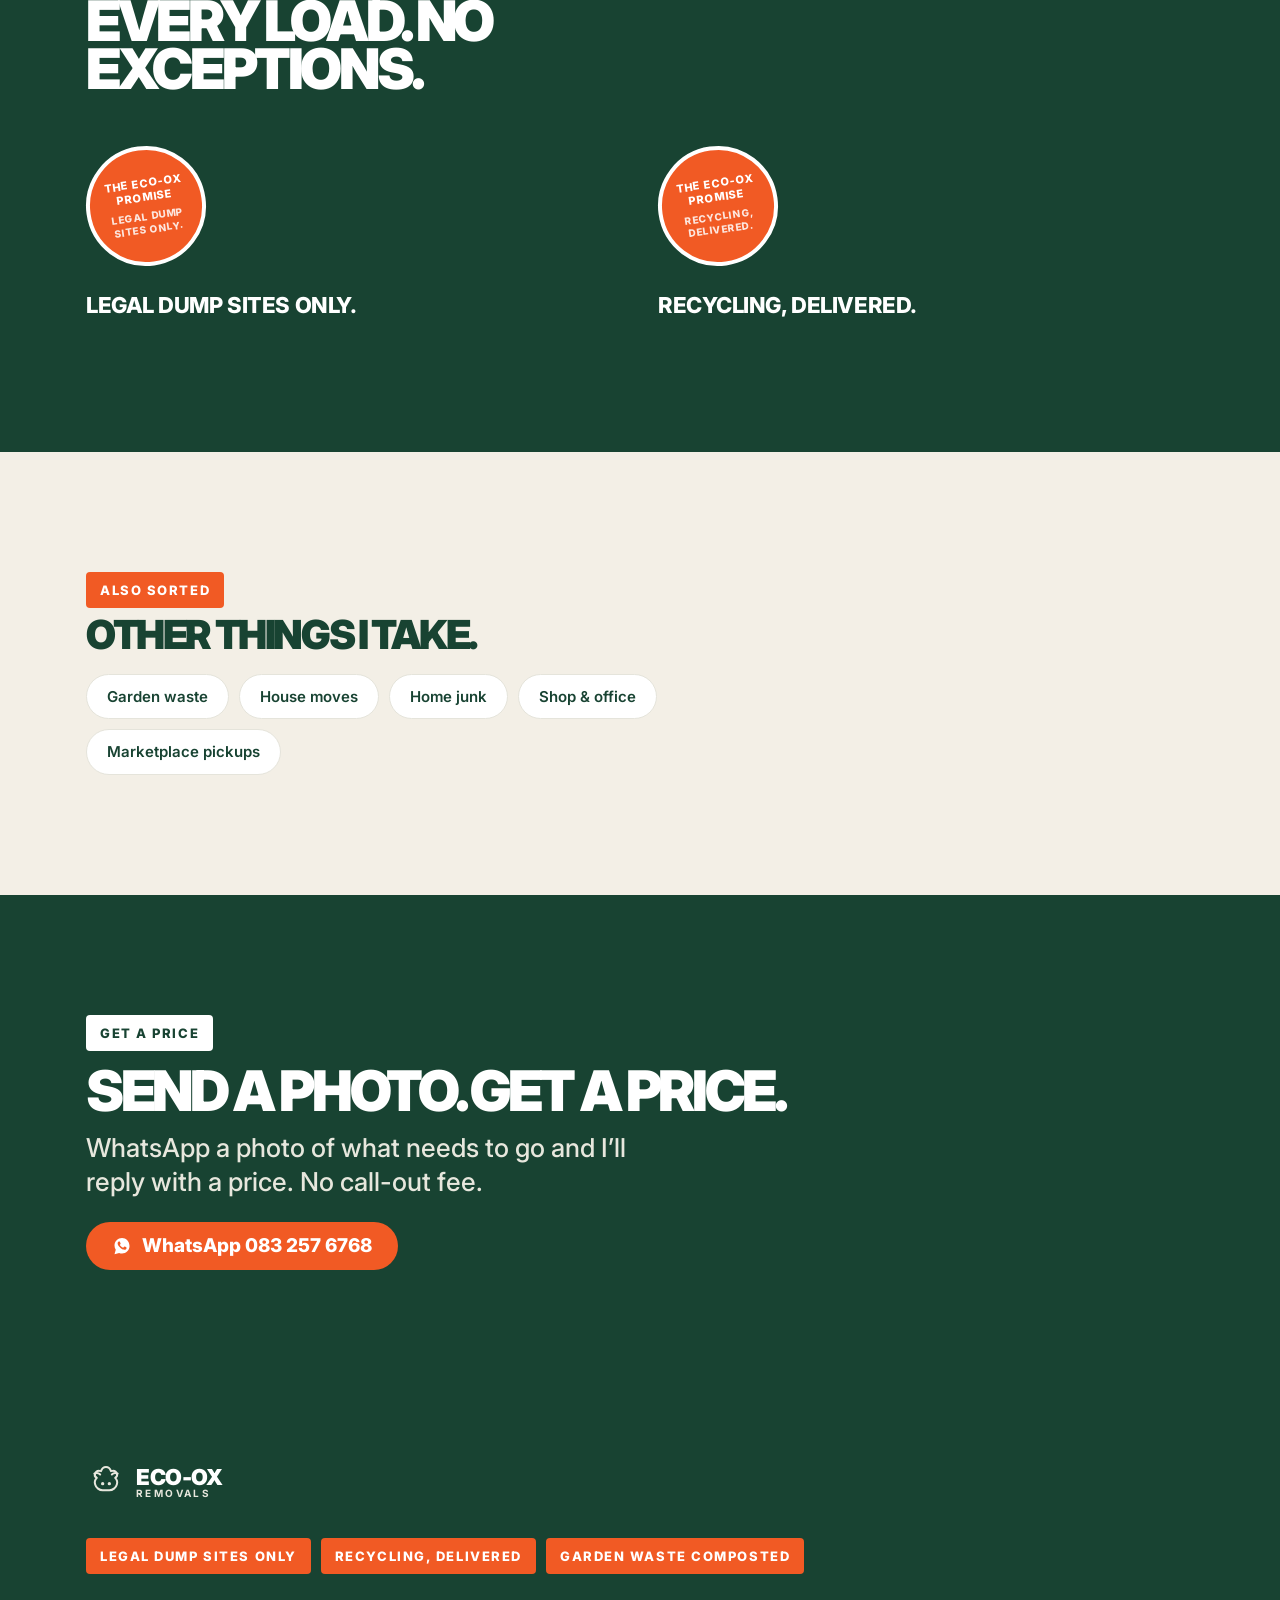
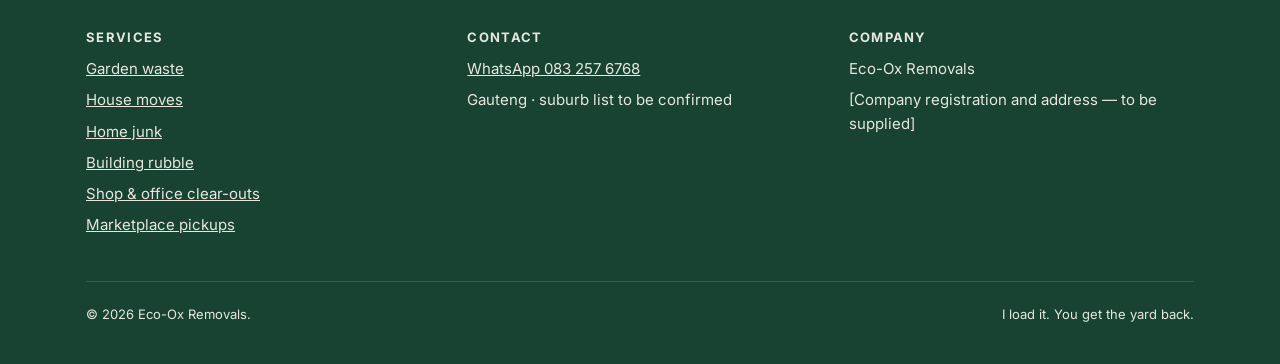
<file: building-rubble.html>
<!doctype html>
<html lang="en-ZA" class="js-disabled">
<head>
<meta charset="utf-8">
<meta name="viewport" content="width=device-width, initial-scale=1">
<title>Building Rubble Removal in Gauteng | Eco-Ox Removals</title>
<meta name="description" content="Bricks, broken concrete and old tiles, loaded by hand and taken to a legal dump site. Send a photo on WhatsApp 083 257 6768 for a price.">
<meta name="theme-color" content="#f3efe6">
<link rel="canonical" href="building-rubble.html">

<link rel="preconnect" href="https://fonts.googleapis.com">
<link rel="preconnect" href="https://fonts.gstatic.com" crossorigin>
<link href="https://fonts.googleapis.com/css2?family=Inter:wght@100..900&display=swap" rel="stylesheet">
<link rel="stylesheet" href="css/styles.css">

<script type="application/ld+json">
{
  "@context": "https://schema.org",
  "@type": "Service",
  "serviceType": "Building Rubble Removal in Gauteng",
  "provider": {
    "@type": "LocalBusiness",
    "name": "Eco-Ox Removals",
    "telephone": "+27832576768"
  },
  "areaServed": "Gauteng",
  "description": "Bricks, broken concrete and old tiles, loaded by hand and taken to a legal dump site. Send a photo on WhatsApp 083 257 6768 for a price."
}
</script>
<script type="application/ld+json">
{
  "@context": "https://schema.org",
  "@type": "BreadcrumbList",
  "itemListElement": [
    { "@type": "ListItem", "position": 1, "name": "Home", "item": "index.html" },
    { "@type": "ListItem", "position": 2, "name": "Building rubble", "item": "building-rubble.html" }
  ]
}
</script>
</head>
<body>
<a class="skip-link" href="#main">Skip to content</a>

<header class="site-header">
  <div class="wrap site-header__inner">
    <a class="brand" href="index.html">
      <svg class="brand__mark" viewBox="0 0 48 48" fill="none" aria-hidden="true">
        <path d="M24 6c-3 0-5 2-6 5-3-1-6 0-7 3-1 2 0 4 2 5-2 2-3 5-2 8 1 4 5 7 9 7h8c4 0 8-3 9-7 1-3 0-6-2-8 2-1 3-3 2-5-1-3-4-4-7-3-1-3-3-5-6-5z" stroke="currentColor" stroke-width="2.4" stroke-linejoin="round"/>
        <path d="M17 15c-2-2-5-2-7-1M31 15c2-2 5-2 7-1" stroke="currentColor" stroke-width="2.4" stroke-linecap="round"/>
        <circle cx="20" cy="26" r="2" fill="currentColor"/>
        <circle cx="28" cy="26" r="2" fill="currentColor"/>
      </svg>
      <span class="brand__wordmark">
        <span class="brand__name">ECO-OX</span>
        <span class="brand__sub">REMOVALS</span>
      </span>
    </a>
    <a class="btn btn--sm" href="https://wa.me/27832576768" target="_blank" rel="noopener">
      <svg viewBox="0 0 32 32" fill="currentColor" aria-hidden="true"><path d="M16.02 3C9.4 3 4 8.4 4 15.02c0 2.5.73 4.83 2 6.78L4 29l7.4-1.94a11.9 11.9 0 0 0 4.62.94h.01c6.62 0 12-5.4 12-12.02C28 8.4 22.64 3 16.02 3zm7.02 17.2c-.3.83-1.72 1.6-2.37 1.7-.6.1-1.37.14-2.2-.14-.5-.16-1.16-.38-2-.75-3.52-1.52-5.82-5.06-6-5.3-.18-.24-1.44-1.9-1.44-3.63 0-1.72.9-2.57 1.22-2.92.32-.35.7-.44.93-.44h.67c.21 0 .5-.08.78.6.3.7 1 2.4 1.08 2.58.08.18.14.4.02.63-.12.24-.18.38-.36.58-.18.2-.38.46-.54.62-.18.18-.37.37-.16.72.2.36.9 1.5 1.95 2.44 1.34 1.2 2.47 1.58 2.83 1.76.36.18.57.15.78-.09.2-.24.9-1.05 1.14-1.4.24-.36.48-.3.8-.18.32.12 2.05.97 2.4 1.15.36.18.6.27.68.42.09.16.09.9-.22 1.72z"/></svg>
      WhatsApp
    </a>
  </div>
</header>

<main id="main">

  <section class="ground-cream hero hero--service">
    <div class="wrap">
      <p class="breadcrumb reveal"><a href="index.html">Home</a> &rsaquo; Building rubble</p>
    </div>
    <div class="wrap hero__grid">
      <div class="hero__copy reveal">
        <span class="tag tag--orange">Building rubble</span>
        <h1>THE RUBBLE’S BEEN THERE SINCE THE RENOVATION.</h1>
        <p class="lead">Bricks, broken concrete, old tiles. Loaded by hand, taken away properly.</p>
        <a class="btn" href="https://wa.me/27832576768" target="_blank" rel="noopener">
          <svg viewBox="0 0 32 32" fill="currentColor" aria-hidden="true"><path d="M16.02 3C9.4 3 4 8.4 4 15.02c0 2.5.73 4.83 2 6.78L4 29l7.4-1.94a11.9 11.9 0 0 0 4.62.94h.01c6.62 0 12-5.4 12-12.02C28 8.4 22.64 3 16.02 3zm7.02 17.2c-.3.83-1.72 1.6-2.37 1.7-.6.1-1.37.14-2.2-.14-.5-.16-1.16-.38-2-.75-3.52-1.52-5.82-5.06-6-5.3-.18-.24-1.44-1.9-1.44-3.63 0-1.72.9-2.57 1.22-2.92.32-.35.7-.44.93-.44h.67c.21 0 .5-.08.78.6.3.7 1 2.4 1.08 2.58.08.18.14.4.02.63-.12.24-.18.38-.36.58-.18.2-.38.46-.54.62-.18.18-.37.37-.16.72.2.36.9 1.5 1.95 2.44 1.34 1.2 2.47 1.58 2.83 1.76.36.18.57.15.78-.09.2-.24.9-1.05 1.14-1.4.24-.36.48-.3.8-.18.32.12 2.05.97 2.4 1.15.36.18.6.27.68.42.09.16.09.9-.22 1.72z"/></svg>
          WhatsApp 083 257 6768
        </a>

        <div class="hero__price-card card price-card reveal">
          <p class="tag tag--forest" style="margin-bottom:12px;">Price</p>
          <p style="font-size:17px;">Send a photo on WhatsApp and I’ll reply with a price. No call-out fee.</p>
        </div>
      </div>

      <div class="hero__stage" aria-hidden="true">
        <div class="disc hero__disc" data-parallax="0.12"></div>
        <svg class="hero__object" data-parallax="0.22" viewBox="0 0 220 240" fill="none">
          <g stroke="currentColor" stroke-width="5" stroke-linejoin="round" stroke-linecap="round" fill="none">
            <circle cx="60" cy="186" r="20" fill="#f3efe6" />
            <path d="M60 166v-26M40 186H22l14-40h22" />
            <path d="M76 140h96l-20 56H88z" fill="#f3efe6" />
            <path d="M172 140l28-44M150 196l30-28" />
          </g>
          <g stroke="currentColor" stroke-width="4" fill="none">
            <rect x="92" y="150" width="26" height="16" />
            <rect x="122" y="150" width="26" height="16" />
          </g>
        </svg>
      </div>
    </div>
  </section>

  <section class="ground-white">
    <div class="wrap">
      <div class="section-head reveal" style="margin-bottom:0;">
        <span class="tag tag--forest">What&rsquo;s included</span>
        <h2 style="font-size:clamp(28px,4.5vw,44px);">How it works for building rubble.</h2>
        <ul class="detail-list reveal-stagger">
          <li class="reveal">Bricks, broken concrete, old tiles, rubble bags.</li>
          <li class="reveal">Loaded by hand — no skip, no waiting.</li>
          <li class="reveal">Taken to a legal dump site, every load.</li>
        </ul>
      </div>
    </div>
  </section>

  <section class="ground-forest">
    <div class="wrap">
      <div class="section-head reveal">
        <span class="tag tag--white">The Eco-Ox promise</span>
        <h2>Every load. No exceptions.</h2>
      </div>
      <div class="promises service-promise">
        <div class="promise reveal">
          <div class="stamp"><span>The Eco-Ox promise<em>Legal dump sites only.</em></span></div>
          <h3>Legal dump sites only.</h3>
        </div>
        <div class="promise reveal">
          <div class="stamp"><span>The Eco-Ox promise<em>Recycling, delivered.</em></span></div>
          <h3>Recycling, delivered.</h3>
        </div>
      </div>
    </div>
  </section>

  <section class="ground-cream">
    <div class="wrap">
      <div class="section-head reveal" style="margin-bottom:0;">
        <span class="tag tag--orange">Also sorted</span>
        <h2 style="font-size:clamp(26px,4vw,40px);">Other things I take.</h2>
        <div class="cross-links">
        <a href="garden-waste.html">Garden waste</a>
        <a href="house-moves.html">House moves</a>
        <a href="home-junk.html">Home junk</a>
        <a href="shop-office-clearouts.html">Shop & office</a>
        <a href="marketplace-pickups.html">Marketplace pickups</a>
        </div>
      </div>
    </div>
  </section>

  <section class="ground-forest">
    <div class="wrap cta-band reveal">
      <span class="tag tag--white">Get a price</span>
      <h2 style="margin-top:16px;">Send a photo. Get a price.</h2>
      <p class="lead">WhatsApp a photo of what needs to go and I’ll reply with a price. No call-out fee.</p>
      <a class="btn" href="https://wa.me/27832576768" target="_blank" rel="noopener">
        <svg viewBox="0 0 32 32" fill="currentColor" aria-hidden="true"><path d="M16.02 3C9.4 3 4 8.4 4 15.02c0 2.5.73 4.83 2 6.78L4 29l7.4-1.94a11.9 11.9 0 0 0 4.62.94h.01c6.62 0 12-5.4 12-12.02C28 8.4 22.64 3 16.02 3zm7.02 17.2c-.3.83-1.72 1.6-2.37 1.7-.6.1-1.37.14-2.2-.14-.5-.16-1.16-.38-2-.75-3.52-1.52-5.82-5.06-6-5.3-.18-.24-1.44-1.9-1.44-3.63 0-1.72.9-2.57 1.22-2.92.32-.35.7-.44.93-.44h.67c.21 0 .5-.08.78.6.3.7 1 2.4 1.08 2.58.08.18.14.4.02.63-.12.24-.18.38-.36.58-.18.2-.38.46-.54.62-.18.18-.37.37-.16.72.2.36.9 1.5 1.95 2.44 1.34 1.2 2.47 1.58 2.83 1.76.36.18.57.15.78-.09.2-.24.9-1.05 1.14-1.4.24-.36.48-.3.8-.18.32.12 2.05.97 2.4 1.15.36.18.6.27.68.42.09.16.09.9-.22 1.72z"/></svg>
        WhatsApp 083 257 6768
      </a>
    </div>
  </section>

</main>

<footer class="site-footer ground-forest">
  <div class="wrap">
    <a class="brand" href="index.html">
      <svg class="brand__mark" viewBox="0 0 48 48" fill="none" aria-hidden="true">
        <path d="M24 6c-3 0-5 2-6 5-3-1-6 0-7 3-1 2 0 4 2 5-2 2-3 5-2 8 1 4 5 7 9 7h8c4 0 8-3 9-7 1-3 0-6-2-8 2-1 3-3 2-5-1-3-4-4-7-3-1-3-3-5-6-5z" stroke="var(--mist)" stroke-width="2.4" stroke-linejoin="round"/>
        <path d="M17 15c-2-2-5-2-7-1M31 15c2-2 5-2 7-1" stroke="var(--mist)" stroke-width="2.4" stroke-linecap="round"/>
        <circle cx="20" cy="26" r="2" fill="var(--mist)"/>
        <circle cx="28" cy="26" r="2" fill="var(--mist)"/>
      </svg>
      <span class="brand__wordmark">
        <span class="brand__name">ECO-OX</span>
        <span class="brand__sub">REMOVALS</span>
      </span>
    </a>

    <div class="footer__promises">
      <span class="tag">Legal dump sites only</span>
      <span class="tag">Recycling, delivered</span>
      <span class="tag">Garden waste composted</span>
    </div>

    <div class="footer__grid">
      <div class="footer__col">
        <h4>Services</h4>
        <ul>
          <li><a href="garden-waste.html">Garden waste</a></li>
          <li><a href="house-moves.html">House moves</a></li>
          <li><a href="home-junk.html">Home junk</a></li>
          <li><a href="building-rubble.html">Building rubble</a></li>
          <li><a href="shop-office-clearouts.html">Shop &amp; office clear-outs</a></li>
          <li><a href="marketplace-pickups.html">Marketplace pickups</a></li>
        </ul>
      </div>
      <div class="footer__col">
        <h4>Contact</h4>
        <ul>
          <li><a href="https://wa.me/27832576768">WhatsApp 083 257 6768</a></li>
          <li>Gauteng &middot; suburb list to be confirmed</li>
        </ul>
      </div>
      <div class="footer__col">
        <h4>Company</h4>
        <ul>
          <li>Eco-Ox Removals</li>
          <li>[Company registration and address — to be supplied]</li>
        </ul>
      </div>
    </div>

    <div class="footer__bottom">
      <span>&copy; <span id="year">2026</span> Eco-Ox Removals.</span>
      <span>I load it. You get the yard back.</span>
    </div>
  </div>
</footer>

<a class="sticky-whatsapp" href="https://wa.me/27832576768" target="_blank" rel="noopener" aria-label="WhatsApp 083 257 6768">
  <svg viewBox="0 0 32 32" fill="currentColor" aria-hidden="true"><path d="M16.02 3C9.4 3 4 8.4 4 15.02c0 2.5.73 4.83 2 6.78L4 29l7.4-1.94a11.9 11.9 0 0 0 4.62.94h.01c6.62 0 12-5.4 12-12.02C28 8.4 22.64 3 16.02 3zm7.02 17.2c-.3.83-1.72 1.6-2.37 1.7-.6.1-1.37.14-2.2-.14-.5-.16-1.16-.38-2-.75-3.52-1.52-5.82-5.06-6-5.3-.18-.24-1.44-1.9-1.44-3.63 0-1.72.9-2.57 1.22-2.92.32-.35.7-.44.93-.44h.67c.21 0 .5-.08.78.6.3.7 1 2.4 1.08 2.58.08.18.14.4.02.63-.12.24-.18.38-.36.58-.18.2-.38.46-.54.62-.18.18-.37.37-.16.72.2.36.9 1.5 1.95 2.44 1.34 1.2 2.47 1.58 2.83 1.76.36.18.57.15.78-.09.2-.24.9-1.05 1.14-1.4.24-.36.48-.3.8-.18.32.12 2.05.97 2.4 1.15.36.18.6.27.68.42.09.16.09.9-.22 1.72z"/></svg>
  WhatsApp
</a>

<script src="js/script.js"></script>
</body>
</html>
</file>
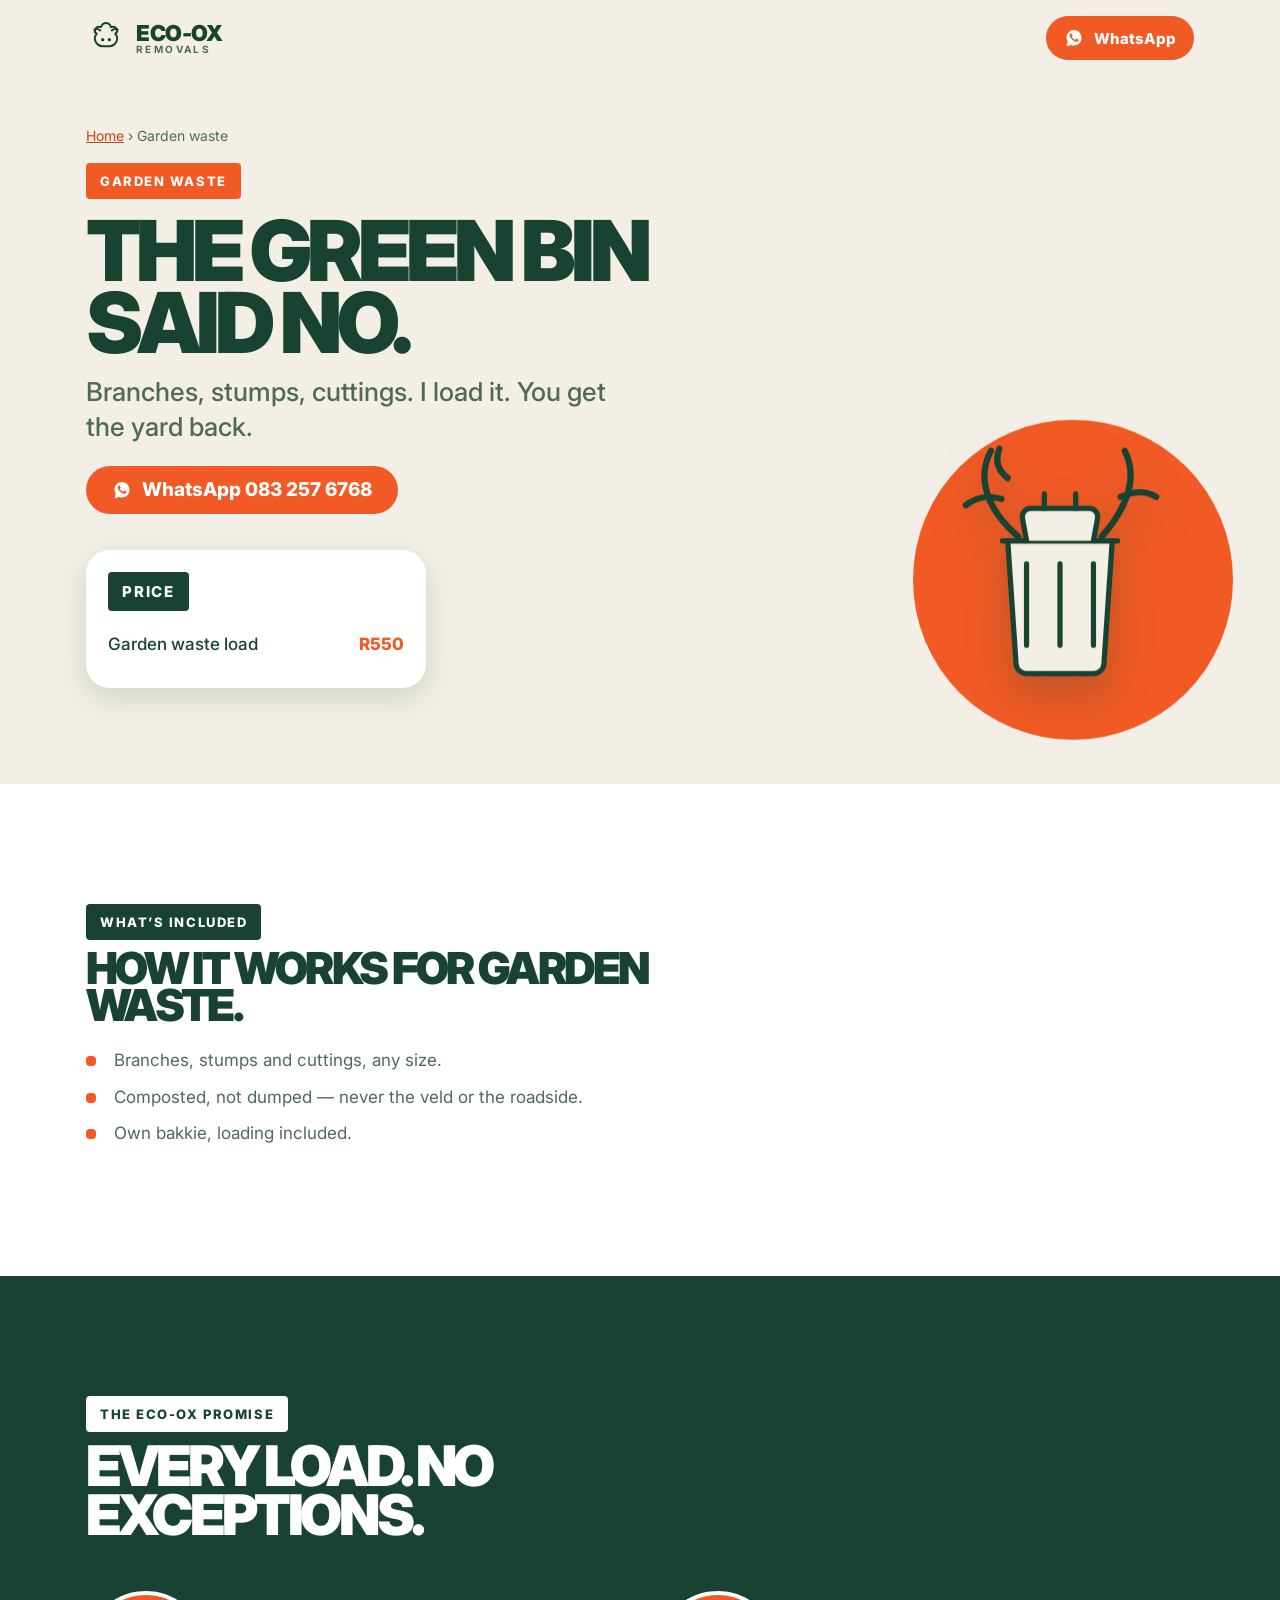
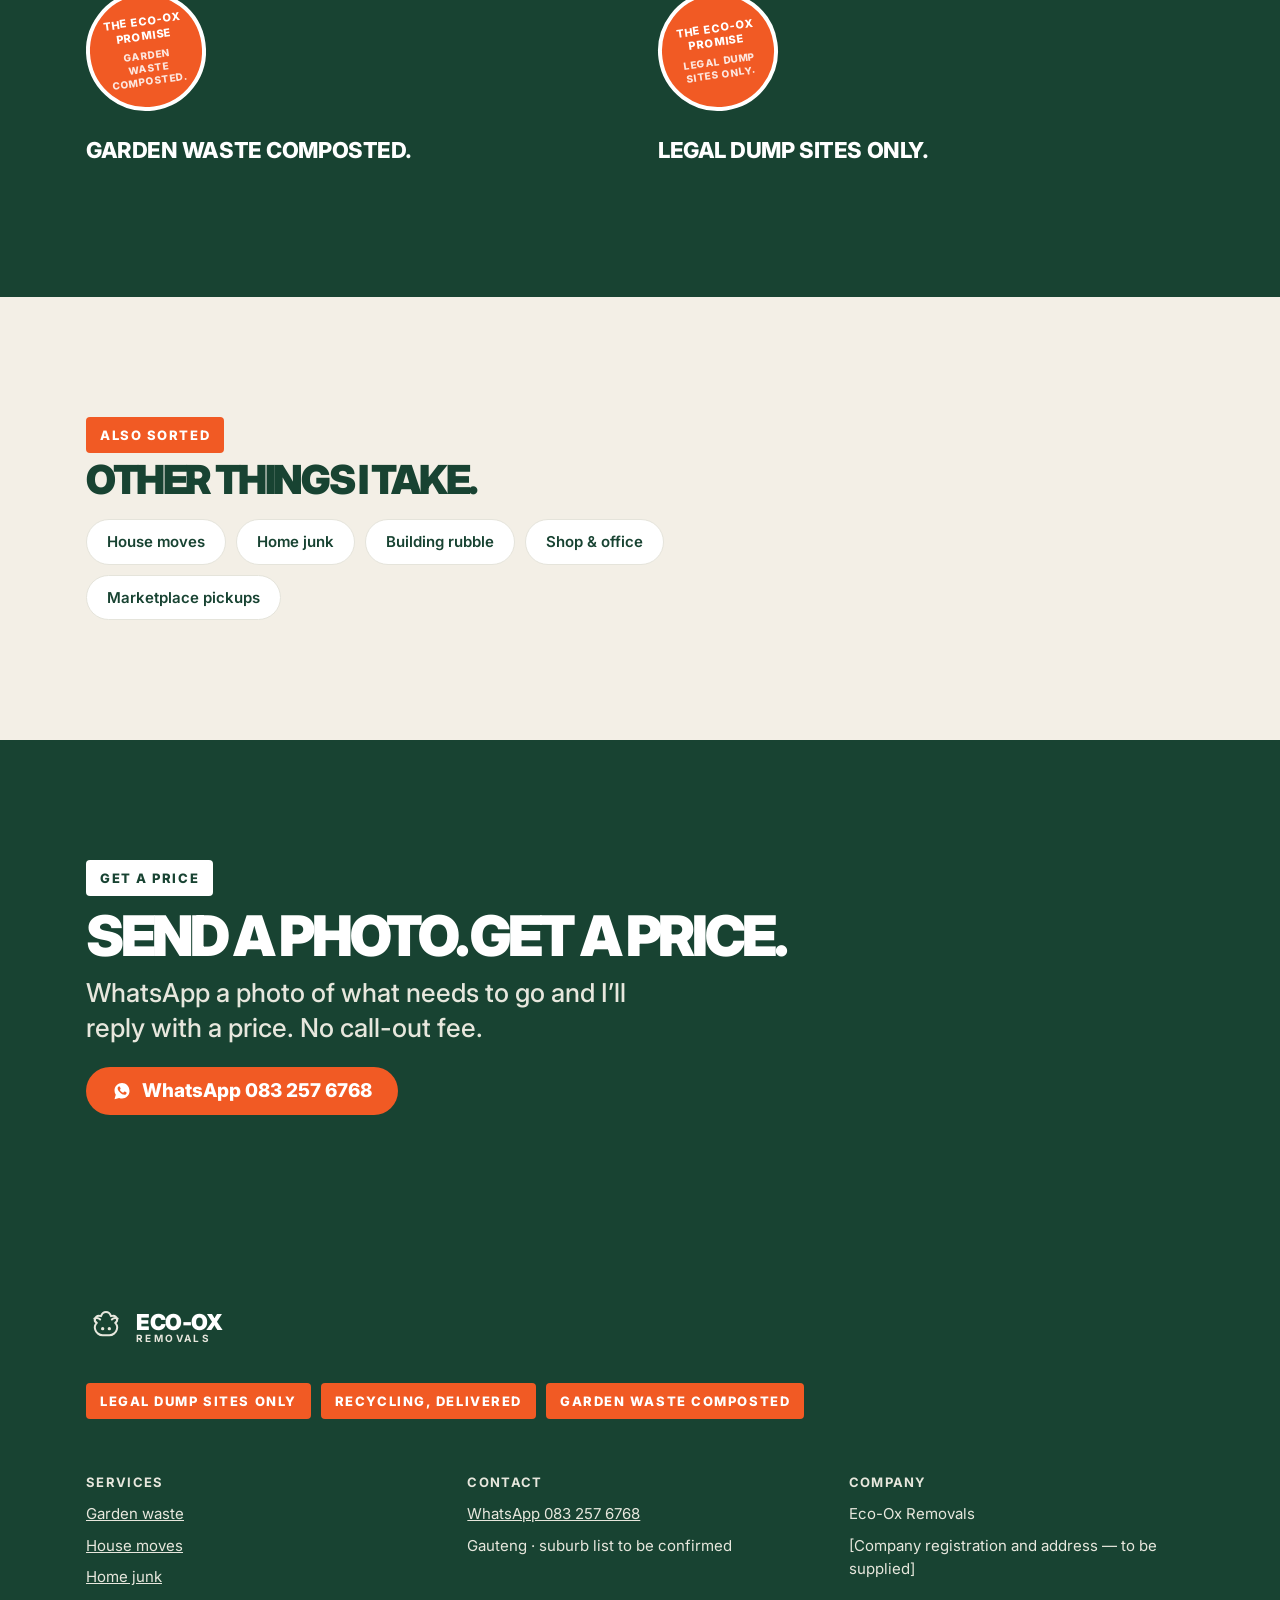
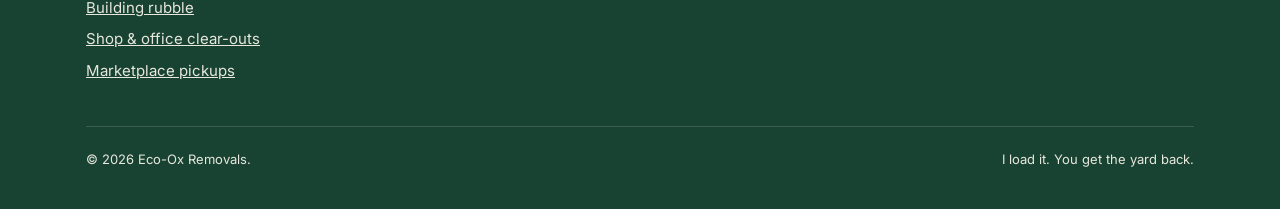
<file: garden-waste.html>
<!doctype html>
<html lang="en-ZA" class="js-disabled">
<head>
<meta charset="utf-8">
<meta name="viewport" content="width=device-width, initial-scale=1">
<title>Garden Waste Removal in Gauteng | Eco-Ox Removals</title>
<meta name="description" content="Branches, stumps and garden cuttings collected and composted, not dumped. Garden waste load R550 in Gauteng. WhatsApp 083 257 6768 for a pickup.">
<meta name="theme-color" content="#f3efe6">
<link rel="canonical" href="garden-waste.html">

<link rel="preconnect" href="https://fonts.googleapis.com">
<link rel="preconnect" href="https://fonts.gstatic.com" crossorigin>
<link href="https://fonts.googleapis.com/css2?family=Inter:wght@100..900&display=swap" rel="stylesheet">
<link rel="stylesheet" href="css/styles.css">

<script type="application/ld+json">
{
  "@context": "https://schema.org",
  "@type": "Service",
  "serviceType": "Garden Waste Removal in Gauteng",
  "provider": {
    "@type": "LocalBusiness",
    "name": "Eco-Ox Removals",
    "telephone": "+27832576768"
  },
  "areaServed": "Gauteng",
  "description": "Branches, stumps and garden cuttings collected and composted, not dumped. Garden waste load R550 in Gauteng. WhatsApp 083 257 6768 for a pickup.",
  "offers": {
    "@type": "Offer",
    "price": "550",
    "priceCurrency": "ZAR"
  }
}
</script>
<script type="application/ld+json">
{
  "@context": "https://schema.org",
  "@type": "BreadcrumbList",
  "itemListElement": [
    { "@type": "ListItem", "position": 1, "name": "Home", "item": "index.html" },
    { "@type": "ListItem", "position": 2, "name": "Garden waste", "item": "garden-waste.html" }
  ]
}
</script>
</head>
<body>
<a class="skip-link" href="#main">Skip to content</a>

<header class="site-header">
  <div class="wrap site-header__inner">
    <a class="brand" href="index.html">
      <svg class="brand__mark" viewBox="0 0 48 48" fill="none" aria-hidden="true">
        <path d="M24 6c-3 0-5 2-6 5-3-1-6 0-7 3-1 2 0 4 2 5-2 2-3 5-2 8 1 4 5 7 9 7h8c4 0 8-3 9-7 1-3 0-6-2-8 2-1 3-3 2-5-1-3-4-4-7-3-1-3-3-5-6-5z" stroke="currentColor" stroke-width="2.4" stroke-linejoin="round"/>
        <path d="M17 15c-2-2-5-2-7-1M31 15c2-2 5-2 7-1" stroke="currentColor" stroke-width="2.4" stroke-linecap="round"/>
        <circle cx="20" cy="26" r="2" fill="currentColor"/>
        <circle cx="28" cy="26" r="2" fill="currentColor"/>
      </svg>
      <span class="brand__wordmark">
        <span class="brand__name">ECO-OX</span>
        <span class="brand__sub">REMOVALS</span>
      </span>
    </a>
    <a class="btn btn--sm" href="https://wa.me/27832576768" target="_blank" rel="noopener">
      <svg viewBox="0 0 32 32" fill="currentColor" aria-hidden="true"><path d="M16.02 3C9.4 3 4 8.4 4 15.02c0 2.5.73 4.83 2 6.78L4 29l7.4-1.94a11.9 11.9 0 0 0 4.62.94h.01c6.62 0 12-5.4 12-12.02C28 8.4 22.64 3 16.02 3zm7.02 17.2c-.3.83-1.72 1.6-2.37 1.7-.6.1-1.37.14-2.2-.14-.5-.16-1.16-.38-2-.75-3.52-1.52-5.82-5.06-6-5.3-.18-.24-1.44-1.9-1.44-3.63 0-1.72.9-2.57 1.22-2.92.32-.35.7-.44.93-.44h.67c.21 0 .5-.08.78.6.3.7 1 2.4 1.08 2.58.08.18.14.4.02.63-.12.24-.18.38-.36.58-.18.2-.38.46-.54.62-.18.18-.37.37-.16.72.2.36.9 1.5 1.95 2.44 1.34 1.2 2.47 1.58 2.83 1.76.36.18.57.15.78-.09.2-.24.9-1.05 1.14-1.4.24-.36.48-.3.8-.18.32.12 2.05.97 2.4 1.15.36.18.6.27.68.42.09.16.09.9-.22 1.72z"/></svg>
      WhatsApp
    </a>
  </div>
</header>

<main id="main">

  <section class="ground-cream hero hero--service">
    <div class="wrap">
      <p class="breadcrumb reveal"><a href="index.html">Home</a> &rsaquo; Garden waste</p>
    </div>
    <div class="wrap hero__grid">
      <div class="hero__copy reveal">
        <span class="tag tag--orange">Garden waste</span>
        <h1>THE GREEN BIN SAID NO.</h1>
        <p class="lead">Branches, stumps, cuttings. I load it. You get the yard back.</p>
        <a class="btn" href="https://wa.me/27832576768" target="_blank" rel="noopener">
          <svg viewBox="0 0 32 32" fill="currentColor" aria-hidden="true"><path d="M16.02 3C9.4 3 4 8.4 4 15.02c0 2.5.73 4.83 2 6.78L4 29l7.4-1.94a11.9 11.9 0 0 0 4.62.94h.01c6.62 0 12-5.4 12-12.02C28 8.4 22.64 3 16.02 3zm7.02 17.2c-.3.83-1.72 1.6-2.37 1.7-.6.1-1.37.14-2.2-.14-.5-.16-1.16-.38-2-.75-3.52-1.52-5.82-5.06-6-5.3-.18-.24-1.44-1.9-1.44-3.63 0-1.72.9-2.57 1.22-2.92.32-.35.7-.44.93-.44h.67c.21 0 .5-.08.78.6.3.7 1 2.4 1.08 2.58.08.18.14.4.02.63-.12.24-.18.38-.36.58-.18.2-.38.46-.54.62-.18.18-.37.37-.16.72.2.36.9 1.5 1.95 2.44 1.34 1.2 2.47 1.58 2.83 1.76.36.18.57.15.78-.09.2-.24.9-1.05 1.14-1.4.24-.36.48-.3.8-.18.32.12 2.05.97 2.4 1.15.36.18.6.27.68.42.09.16.09.9-.22 1.72z"/></svg>
          WhatsApp 083 257 6768
        </a>

        <div class="hero__price-card card price-card reveal">
          <p class="tag tag--forest" style="margin-bottom:12px;">Price</p>
          <div class="price-line"><span>Garden waste load</span><strong>R550</strong></div>
        </div>
      </div>

      <div class="hero__stage" aria-hidden="true">
        <div class="disc hero__disc" data-parallax="0.12"></div>
        <svg class="hero__object" data-parallax="0.22" viewBox="0 0 220 240" fill="none">
          <g stroke="currentColor" stroke-width="5" stroke-linejoin="round" stroke-linecap="round" fill="none">
            <path d="M60 100l8 118a10 10 0 0 0 10 9h64a10 10 0 0 0 10-9l8-118z" fill="#f3efe6"/>
            <path d="M55 100h110" />
            <path d="M78 100l-4-22a8 8 0 0 1 8-9h56a8 8 0 0 1 8 9l-4 22" fill="#f3efe6"/>
            <path d="M95 69v-14M125 69v-14" />
            <path d="M78 122v78M110 122v78M142 122v78" />
          </g>
          <g stroke="#184332" stroke-width="6" stroke-linecap="round" fill="none">
            <path d="M70 96C40 70 30 40 44 14" />
            <path d="M54 60c-14-4-24-2-34 6" />
            <path d="M60 40c-10-8-12-18-8-28" />
            <path d="M150 96c26-30 34-58 22-82" />
            <path d="M168 58c14-6 24-6 34 0" />
          </g>
        </svg>
      </div>
    </div>
  </section>

  <section class="ground-white">
    <div class="wrap">
      <div class="section-head reveal" style="margin-bottom:0;">
        <span class="tag tag--forest">What&rsquo;s included</span>
        <h2 style="font-size:clamp(28px,4.5vw,44px);">How it works for garden waste.</h2>
        <ul class="detail-list reveal-stagger">
          <li class="reveal">Branches, stumps and cuttings, any size.</li>
          <li class="reveal">Composted, not dumped — never the veld or the roadside.</li>
          <li class="reveal">Own bakkie, loading included.</li>
        </ul>
      </div>
    </div>
  </section>

  <section class="ground-forest">
    <div class="wrap">
      <div class="section-head reveal">
        <span class="tag tag--white">The Eco-Ox promise</span>
        <h2>Every load. No exceptions.</h2>
      </div>
      <div class="promises service-promise">
        <div class="promise reveal">
          <div class="stamp"><span>The Eco-Ox promise<em>Garden waste composted.</em></span></div>
          <h3>Garden waste composted.</h3>
        </div>
        <div class="promise reveal">
          <div class="stamp"><span>The Eco-Ox promise<em>Legal dump sites only.</em></span></div>
          <h3>Legal dump sites only.</h3>
        </div>
      </div>
    </div>
  </section>

  <section class="ground-cream">
    <div class="wrap">
      <div class="section-head reveal" style="margin-bottom:0;">
        <span class="tag tag--orange">Also sorted</span>
        <h2 style="font-size:clamp(26px,4vw,40px);">Other things I take.</h2>
        <div class="cross-links">
        <a href="house-moves.html">House moves</a>
        <a href="home-junk.html">Home junk</a>
        <a href="building-rubble.html">Building rubble</a>
        <a href="shop-office-clearouts.html">Shop & office</a>
        <a href="marketplace-pickups.html">Marketplace pickups</a>
        </div>
      </div>
    </div>
  </section>

  <section class="ground-forest">
    <div class="wrap cta-band reveal">
      <span class="tag tag--white">Get a price</span>
      <h2 style="margin-top:16px;">Send a photo. Get a price.</h2>
      <p class="lead">WhatsApp a photo of what needs to go and I’ll reply with a price. No call-out fee.</p>
      <a class="btn" href="https://wa.me/27832576768" target="_blank" rel="noopener">
        <svg viewBox="0 0 32 32" fill="currentColor" aria-hidden="true"><path d="M16.02 3C9.4 3 4 8.4 4 15.02c0 2.5.73 4.83 2 6.78L4 29l7.4-1.94a11.9 11.9 0 0 0 4.62.94h.01c6.62 0 12-5.4 12-12.02C28 8.4 22.64 3 16.02 3zm7.02 17.2c-.3.83-1.72 1.6-2.37 1.7-.6.1-1.37.14-2.2-.14-.5-.16-1.16-.38-2-.75-3.52-1.52-5.82-5.06-6-5.3-.18-.24-1.44-1.9-1.44-3.63 0-1.72.9-2.57 1.22-2.92.32-.35.7-.44.93-.44h.67c.21 0 .5-.08.78.6.3.7 1 2.4 1.08 2.58.08.18.14.4.02.63-.12.24-.18.38-.36.58-.18.2-.38.46-.54.62-.18.18-.37.37-.16.72.2.36.9 1.5 1.95 2.44 1.34 1.2 2.47 1.58 2.83 1.76.36.18.57.15.78-.09.2-.24.9-1.05 1.14-1.4.24-.36.48-.3.8-.18.32.12 2.05.97 2.4 1.15.36.18.6.27.68.42.09.16.09.9-.22 1.72z"/></svg>
        WhatsApp 083 257 6768
      </a>
    </div>
  </section>

</main>

<footer class="site-footer ground-forest">
  <div class="wrap">
    <a class="brand" href="index.html">
      <svg class="brand__mark" viewBox="0 0 48 48" fill="none" aria-hidden="true">
        <path d="M24 6c-3 0-5 2-6 5-3-1-6 0-7 3-1 2 0 4 2 5-2 2-3 5-2 8 1 4 5 7 9 7h8c4 0 8-3 9-7 1-3 0-6-2-8 2-1 3-3 2-5-1-3-4-4-7-3-1-3-3-5-6-5z" stroke="var(--mist)" stroke-width="2.4" stroke-linejoin="round"/>
        <path d="M17 15c-2-2-5-2-7-1M31 15c2-2 5-2 7-1" stroke="var(--mist)" stroke-width="2.4" stroke-linecap="round"/>
        <circle cx="20" cy="26" r="2" fill="var(--mist)"/>
        <circle cx="28" cy="26" r="2" fill="var(--mist)"/>
      </svg>
      <span class="brand__wordmark">
        <span class="brand__name">ECO-OX</span>
        <span class="brand__sub">REMOVALS</span>
      </span>
    </a>

    <div class="footer__promises">
      <span class="tag">Legal dump sites only</span>
      <span class="tag">Recycling, delivered</span>
      <span class="tag">Garden waste composted</span>
    </div>

    <div class="footer__grid">
      <div class="footer__col">
        <h4>Services</h4>
        <ul>
          <li><a href="garden-waste.html">Garden waste</a></li>
          <li><a href="house-moves.html">House moves</a></li>
          <li><a href="home-junk.html">Home junk</a></li>
          <li><a href="building-rubble.html">Building rubble</a></li>
          <li><a href="shop-office-clearouts.html">Shop &amp; office clear-outs</a></li>
          <li><a href="marketplace-pickups.html">Marketplace pickups</a></li>
        </ul>
      </div>
      <div class="footer__col">
        <h4>Contact</h4>
        <ul>
          <li><a href="https://wa.me/27832576768">WhatsApp 083 257 6768</a></li>
          <li>Gauteng &middot; suburb list to be confirmed</li>
        </ul>
      </div>
      <div class="footer__col">
        <h4>Company</h4>
        <ul>
          <li>Eco-Ox Removals</li>
          <li>[Company registration and address — to be supplied]</li>
        </ul>
      </div>
    </div>

    <div class="footer__bottom">
      <span>&copy; <span id="year">2026</span> Eco-Ox Removals.</span>
      <span>I load it. You get the yard back.</span>
    </div>
  </div>
</footer>

<a class="sticky-whatsapp" href="https://wa.me/27832576768" target="_blank" rel="noopener" aria-label="WhatsApp 083 257 6768">
  <svg viewBox="0 0 32 32" fill="currentColor" aria-hidden="true"><path d="M16.02 3C9.4 3 4 8.4 4 15.02c0 2.5.73 4.83 2 6.78L4 29l7.4-1.94a11.9 11.9 0 0 0 4.62.94h.01c6.62 0 12-5.4 12-12.02C28 8.4 22.64 3 16.02 3zm7.02 17.2c-.3.83-1.72 1.6-2.37 1.7-.6.1-1.37.14-2.2-.14-.5-.16-1.16-.38-2-.75-3.52-1.52-5.82-5.06-6-5.3-.18-.24-1.44-1.9-1.44-3.63 0-1.72.9-2.57 1.22-2.92.32-.35.7-.44.93-.44h.67c.21 0 .5-.08.78.6.3.7 1 2.4 1.08 2.58.08.18.14.4.02.63-.12.24-.18.38-.36.58-.18.2-.38.46-.54.62-.18.18-.37.37-.16.72.2.36.9 1.5 1.95 2.44 1.34 1.2 2.47 1.58 2.83 1.76.36.18.57.15.78-.09.2-.24.9-1.05 1.14-1.4.24-.36.48-.3.8-.18.32.12 2.05.97 2.4 1.15.36.18.6.27.68.42.09.16.09.9-.22 1.72z"/></svg>
  WhatsApp
</a>

<script src="js/script.js"></script>
</body>
</html>
</file>
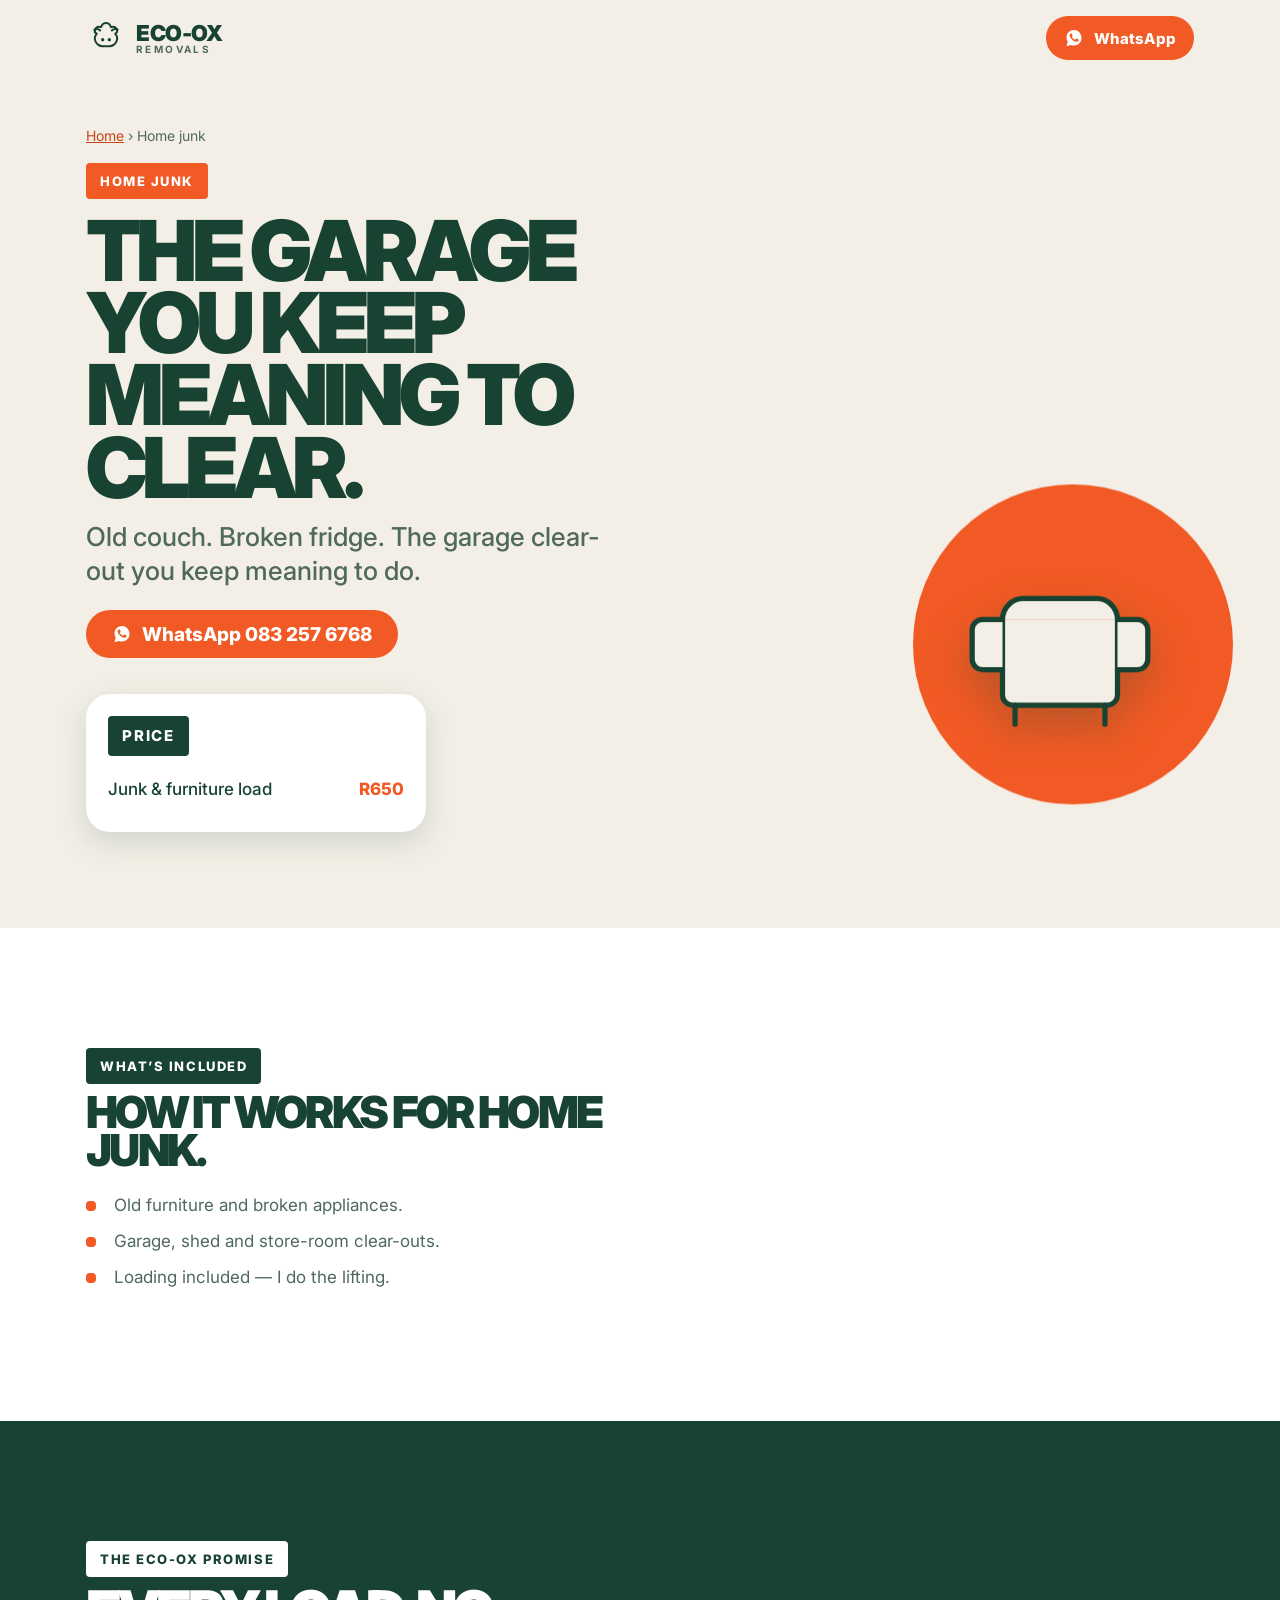
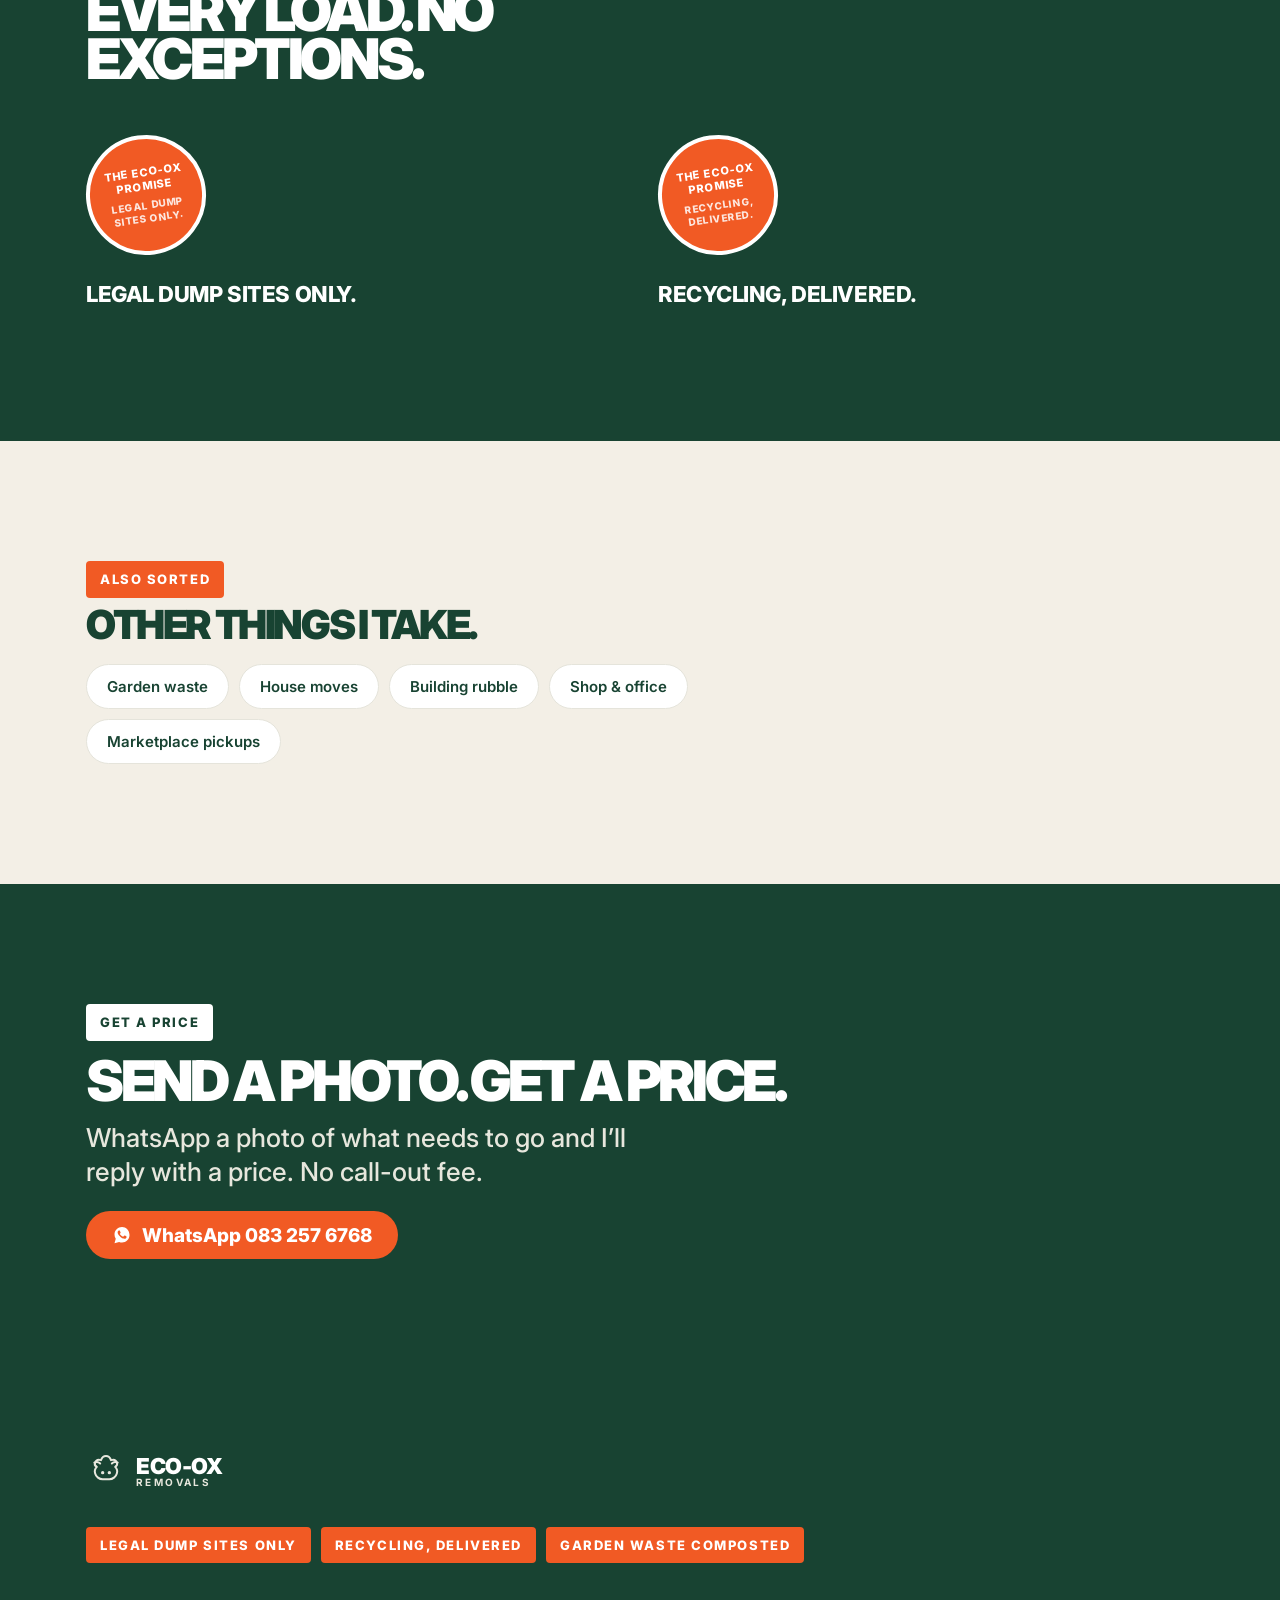
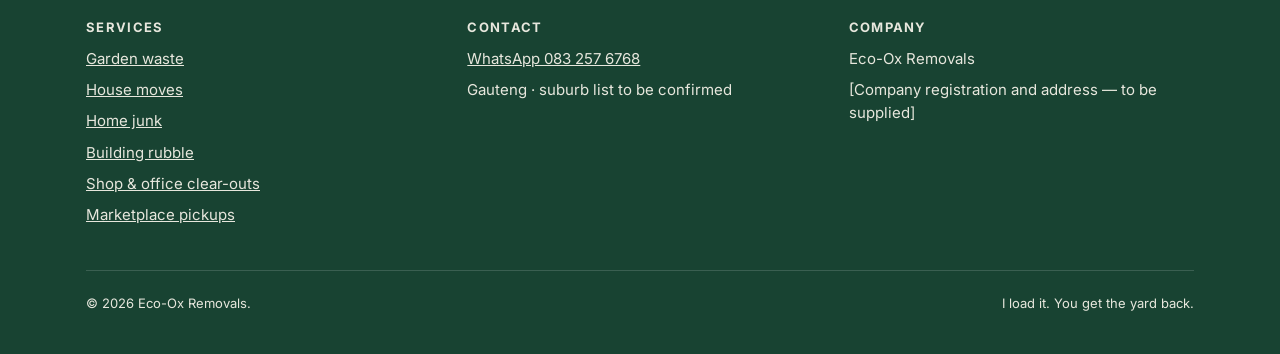
<file: home-junk.html>
<!doctype html>
<html lang="en-ZA" class="js-disabled">
<head>
<meta charset="utf-8">
<meta name="viewport" content="width=device-width, initial-scale=1">
<title>Home Junk & Furniture Removal in Gauteng | Eco-Ox Removals</title>
<meta name="description" content="Old furniture, broken appliances, garage clear-outs — loading included. Junk & furniture load R650 in Gauteng. WhatsApp 083 257 6768 for a price.">
<meta name="theme-color" content="#f3efe6">
<link rel="canonical" href="home-junk.html">

<link rel="preconnect" href="https://fonts.googleapis.com">
<link rel="preconnect" href="https://fonts.gstatic.com" crossorigin>
<link href="https://fonts.googleapis.com/css2?family=Inter:wght@100..900&display=swap" rel="stylesheet">
<link rel="stylesheet" href="css/styles.css">

<script type="application/ld+json">
{
  "@context": "https://schema.org",
  "@type": "Service",
  "serviceType": "Home Junk & Furniture Removal in Gauteng",
  "provider": {
    "@type": "LocalBusiness",
    "name": "Eco-Ox Removals",
    "telephone": "+27832576768"
  },
  "areaServed": "Gauteng",
  "description": "Old furniture, broken appliances, garage clear-outs — loading included. Junk & furniture load R650 in Gauteng. WhatsApp 083 257 6768 for a price.",
  "offers": {
    "@type": "Offer",
    "price": "650",
    "priceCurrency": "ZAR"
  }
}
</script>
<script type="application/ld+json">
{
  "@context": "https://schema.org",
  "@type": "BreadcrumbList",
  "itemListElement": [
    { "@type": "ListItem", "position": 1, "name": "Home", "item": "index.html" },
    { "@type": "ListItem", "position": 2, "name": "Home junk", "item": "home-junk.html" }
  ]
}
</script>
</head>
<body>
<a class="skip-link" href="#main">Skip to content</a>

<header class="site-header">
  <div class="wrap site-header__inner">
    <a class="brand" href="index.html">
      <svg class="brand__mark" viewBox="0 0 48 48" fill="none" aria-hidden="true">
        <path d="M24 6c-3 0-5 2-6 5-3-1-6 0-7 3-1 2 0 4 2 5-2 2-3 5-2 8 1 4 5 7 9 7h8c4 0 8-3 9-7 1-3 0-6-2-8 2-1 3-3 2-5-1-3-4-4-7-3-1-3-3-5-6-5z" stroke="currentColor" stroke-width="2.4" stroke-linejoin="round"/>
        <path d="M17 15c-2-2-5-2-7-1M31 15c2-2 5-2 7-1" stroke="currentColor" stroke-width="2.4" stroke-linecap="round"/>
        <circle cx="20" cy="26" r="2" fill="currentColor"/>
        <circle cx="28" cy="26" r="2" fill="currentColor"/>
      </svg>
      <span class="brand__wordmark">
        <span class="brand__name">ECO-OX</span>
        <span class="brand__sub">REMOVALS</span>
      </span>
    </a>
    <a class="btn btn--sm" href="https://wa.me/27832576768" target="_blank" rel="noopener">
      <svg viewBox="0 0 32 32" fill="currentColor" aria-hidden="true"><path d="M16.02 3C9.4 3 4 8.4 4 15.02c0 2.5.73 4.83 2 6.78L4 29l7.4-1.94a11.9 11.9 0 0 0 4.62.94h.01c6.62 0 12-5.4 12-12.02C28 8.4 22.64 3 16.02 3zm7.02 17.2c-.3.83-1.72 1.6-2.37 1.7-.6.1-1.37.14-2.2-.14-.5-.16-1.16-.38-2-.75-3.52-1.52-5.82-5.06-6-5.3-.18-.24-1.44-1.9-1.44-3.63 0-1.72.9-2.57 1.22-2.92.32-.35.7-.44.93-.44h.67c.21 0 .5-.08.78.6.3.7 1 2.4 1.08 2.58.08.18.14.4.02.63-.12.24-.18.38-.36.58-.18.2-.38.46-.54.62-.18.18-.37.37-.16.72.2.36.9 1.5 1.95 2.44 1.34 1.2 2.47 1.58 2.83 1.76.36.18.57.15.78-.09.2-.24.9-1.05 1.14-1.4.24-.36.48-.3.8-.18.32.12 2.05.97 2.4 1.15.36.18.6.27.68.42.09.16.09.9-.22 1.72z"/></svg>
      WhatsApp
    </a>
  </div>
</header>

<main id="main">

  <section class="ground-cream hero hero--service">
    <div class="wrap">
      <p class="breadcrumb reveal"><a href="index.html">Home</a> &rsaquo; Home junk</p>
    </div>
    <div class="wrap hero__grid">
      <div class="hero__copy reveal">
        <span class="tag tag--orange">Home junk</span>
        <h1>THE GARAGE YOU KEEP MEANING TO CLEAR.</h1>
        <p class="lead">Old couch. Broken fridge. The garage clear-out you keep meaning to do.</p>
        <a class="btn" href="https://wa.me/27832576768" target="_blank" rel="noopener">
          <svg viewBox="0 0 32 32" fill="currentColor" aria-hidden="true"><path d="M16.02 3C9.4 3 4 8.4 4 15.02c0 2.5.73 4.83 2 6.78L4 29l7.4-1.94a11.9 11.9 0 0 0 4.62.94h.01c6.62 0 12-5.4 12-12.02C28 8.4 22.64 3 16.02 3zm7.02 17.2c-.3.83-1.72 1.6-2.37 1.7-.6.1-1.37.14-2.2-.14-.5-.16-1.16-.38-2-.75-3.52-1.52-5.82-5.06-6-5.3-.18-.24-1.44-1.9-1.44-3.63 0-1.72.9-2.57 1.22-2.92.32-.35.7-.44.93-.44h.67c.21 0 .5-.08.78.6.3.7 1 2.4 1.08 2.58.08.18.14.4.02.63-.12.24-.18.38-.36.58-.18.2-.38.46-.54.62-.18.18-.37.37-.16.72.2.36.9 1.5 1.95 2.44 1.34 1.2 2.47 1.58 2.83 1.76.36.18.57.15.78-.09.2-.24.9-1.05 1.14-1.4.24-.36.48-.3.8-.18.32.12 2.05.97 2.4 1.15.36.18.6.27.68.42.09.16.09.9-.22 1.72z"/></svg>
          WhatsApp 083 257 6768
        </a>

        <div class="hero__price-card card price-card reveal">
          <p class="tag tag--forest" style="margin-bottom:12px;">Price</p>
          <div class="price-line"><span>Junk & furniture load</span><strong>R650</strong></div>
        </div>
      </div>

      <div class="hero__stage" aria-hidden="true">
        <div class="disc hero__disc" data-parallax="0.12"></div>
        <svg class="hero__object" data-parallax="0.22" viewBox="0 0 220 240" fill="none">
          <g stroke="currentColor" stroke-width="5" stroke-linejoin="round" stroke-linecap="round" fill="#f3efe6">
            <path d="M55 118v72a10 10 0 0 0 10 10h90a10 10 0 0 0 10-10v-72" />
            <path d="M55 118a20 20 0 0 1 20-20h70a20 20 0 0 1 20 20" />
            <path d="M55 118H36a10 10 0 0 0-10 10v28a10 10 0 0 0 10 10h19" />
            <path d="M165 118h19a10 10 0 0 1 10 10v28a10 10 0 0 1-10 10h-19" />
            <path d="M67 200v18M153 200v18" />
          </g>
        </svg>
      </div>
    </div>
  </section>

  <section class="ground-white">
    <div class="wrap">
      <div class="section-head reveal" style="margin-bottom:0;">
        <span class="tag tag--forest">What&rsquo;s included</span>
        <h2 style="font-size:clamp(28px,4.5vw,44px);">How it works for home junk.</h2>
        <ul class="detail-list reveal-stagger">
          <li class="reveal">Old furniture and broken appliances.</li>
          <li class="reveal">Garage, shed and store-room clear-outs.</li>
          <li class="reveal">Loading included — I do the lifting.</li>
        </ul>
      </div>
    </div>
  </section>

  <section class="ground-forest">
    <div class="wrap">
      <div class="section-head reveal">
        <span class="tag tag--white">The Eco-Ox promise</span>
        <h2>Every load. No exceptions.</h2>
      </div>
      <div class="promises service-promise">
        <div class="promise reveal">
          <div class="stamp"><span>The Eco-Ox promise<em>Legal dump sites only.</em></span></div>
          <h3>Legal dump sites only.</h3>
        </div>
        <div class="promise reveal">
          <div class="stamp"><span>The Eco-Ox promise<em>Recycling, delivered.</em></span></div>
          <h3>Recycling, delivered.</h3>
        </div>
      </div>
    </div>
  </section>

  <section class="ground-cream">
    <div class="wrap">
      <div class="section-head reveal" style="margin-bottom:0;">
        <span class="tag tag--orange">Also sorted</span>
        <h2 style="font-size:clamp(26px,4vw,40px);">Other things I take.</h2>
        <div class="cross-links">
        <a href="garden-waste.html">Garden waste</a>
        <a href="house-moves.html">House moves</a>
        <a href="building-rubble.html">Building rubble</a>
        <a href="shop-office-clearouts.html">Shop & office</a>
        <a href="marketplace-pickups.html">Marketplace pickups</a>
        </div>
      </div>
    </div>
  </section>

  <section class="ground-forest">
    <div class="wrap cta-band reveal">
      <span class="tag tag--white">Get a price</span>
      <h2 style="margin-top:16px;">Send a photo. Get a price.</h2>
      <p class="lead">WhatsApp a photo of what needs to go and I’ll reply with a price. No call-out fee.</p>
      <a class="btn" href="https://wa.me/27832576768" target="_blank" rel="noopener">
        <svg viewBox="0 0 32 32" fill="currentColor" aria-hidden="true"><path d="M16.02 3C9.4 3 4 8.4 4 15.02c0 2.5.73 4.83 2 6.78L4 29l7.4-1.94a11.9 11.9 0 0 0 4.62.94h.01c6.62 0 12-5.4 12-12.02C28 8.4 22.64 3 16.02 3zm7.02 17.2c-.3.83-1.72 1.6-2.37 1.7-.6.1-1.37.14-2.2-.14-.5-.16-1.16-.38-2-.75-3.52-1.52-5.82-5.06-6-5.3-.18-.24-1.44-1.9-1.44-3.63 0-1.72.9-2.57 1.22-2.92.32-.35.7-.44.93-.44h.67c.21 0 .5-.08.78.6.3.7 1 2.4 1.08 2.58.08.18.14.4.02.63-.12.24-.18.38-.36.58-.18.2-.38.46-.54.62-.18.18-.37.37-.16.72.2.36.9 1.5 1.95 2.44 1.34 1.2 2.47 1.58 2.83 1.76.36.18.57.15.78-.09.2-.24.9-1.05 1.14-1.4.24-.36.48-.3.8-.18.32.12 2.05.97 2.4 1.15.36.18.6.27.68.42.09.16.09.9-.22 1.72z"/></svg>
        WhatsApp 083 257 6768
      </a>
    </div>
  </section>

</main>

<footer class="site-footer ground-forest">
  <div class="wrap">
    <a class="brand" href="index.html">
      <svg class="brand__mark" viewBox="0 0 48 48" fill="none" aria-hidden="true">
        <path d="M24 6c-3 0-5 2-6 5-3-1-6 0-7 3-1 2 0 4 2 5-2 2-3 5-2 8 1 4 5 7 9 7h8c4 0 8-3 9-7 1-3 0-6-2-8 2-1 3-3 2-5-1-3-4-4-7-3-1-3-3-5-6-5z" stroke="var(--mist)" stroke-width="2.4" stroke-linejoin="round"/>
        <path d="M17 15c-2-2-5-2-7-1M31 15c2-2 5-2 7-1" stroke="var(--mist)" stroke-width="2.4" stroke-linecap="round"/>
        <circle cx="20" cy="26" r="2" fill="var(--mist)"/>
        <circle cx="28" cy="26" r="2" fill="var(--mist)"/>
      </svg>
      <span class="brand__wordmark">
        <span class="brand__name">ECO-OX</span>
        <span class="brand__sub">REMOVALS</span>
      </span>
    </a>

    <div class="footer__promises">
      <span class="tag">Legal dump sites only</span>
      <span class="tag">Recycling, delivered</span>
      <span class="tag">Garden waste composted</span>
    </div>

    <div class="footer__grid">
      <div class="footer__col">
        <h4>Services</h4>
        <ul>
          <li><a href="garden-waste.html">Garden waste</a></li>
          <li><a href="house-moves.html">House moves</a></li>
          <li><a href="home-junk.html">Home junk</a></li>
          <li><a href="building-rubble.html">Building rubble</a></li>
          <li><a href="shop-office-clearouts.html">Shop &amp; office clear-outs</a></li>
          <li><a href="marketplace-pickups.html">Marketplace pickups</a></li>
        </ul>
      </div>
      <div class="footer__col">
        <h4>Contact</h4>
        <ul>
          <li><a href="https://wa.me/27832576768">WhatsApp 083 257 6768</a></li>
          <li>Gauteng &middot; suburb list to be confirmed</li>
        </ul>
      </div>
      <div class="footer__col">
        <h4>Company</h4>
        <ul>
          <li>Eco-Ox Removals</li>
          <li>[Company registration and address — to be supplied]</li>
        </ul>
      </div>
    </div>

    <div class="footer__bottom">
      <span>&copy; <span id="year">2026</span> Eco-Ox Removals.</span>
      <span>I load it. You get the yard back.</span>
    </div>
  </div>
</footer>

<a class="sticky-whatsapp" href="https://wa.me/27832576768" target="_blank" rel="noopener" aria-label="WhatsApp 083 257 6768">
  <svg viewBox="0 0 32 32" fill="currentColor" aria-hidden="true"><path d="M16.02 3C9.4 3 4 8.4 4 15.02c0 2.5.73 4.83 2 6.78L4 29l7.4-1.94a11.9 11.9 0 0 0 4.62.94h.01c6.62 0 12-5.4 12-12.02C28 8.4 22.64 3 16.02 3zm7.02 17.2c-.3.83-1.72 1.6-2.37 1.7-.6.1-1.37.14-2.2-.14-.5-.16-1.16-.38-2-.75-3.52-1.52-5.82-5.06-6-5.3-.18-.24-1.44-1.9-1.44-3.63 0-1.72.9-2.57 1.22-2.92.32-.35.7-.44.93-.44h.67c.21 0 .5-.08.78.6.3.7 1 2.4 1.08 2.58.08.18.14.4.02.63-.12.24-.18.38-.36.58-.18.2-.38.46-.54.62-.18.18-.37.37-.16.72.2.36.9 1.5 1.95 2.44 1.34 1.2 2.47 1.58 2.83 1.76.36.18.57.15.78-.09.2-.24.9-1.05 1.14-1.4.24-.36.48-.3.8-.18.32.12 2.05.97 2.4 1.15.36.18.6.27.68.42.09.16.09.9-.22 1.72z"/></svg>
  WhatsApp
</a>

<script src="js/script.js"></script>
</body>
</html>
</file>
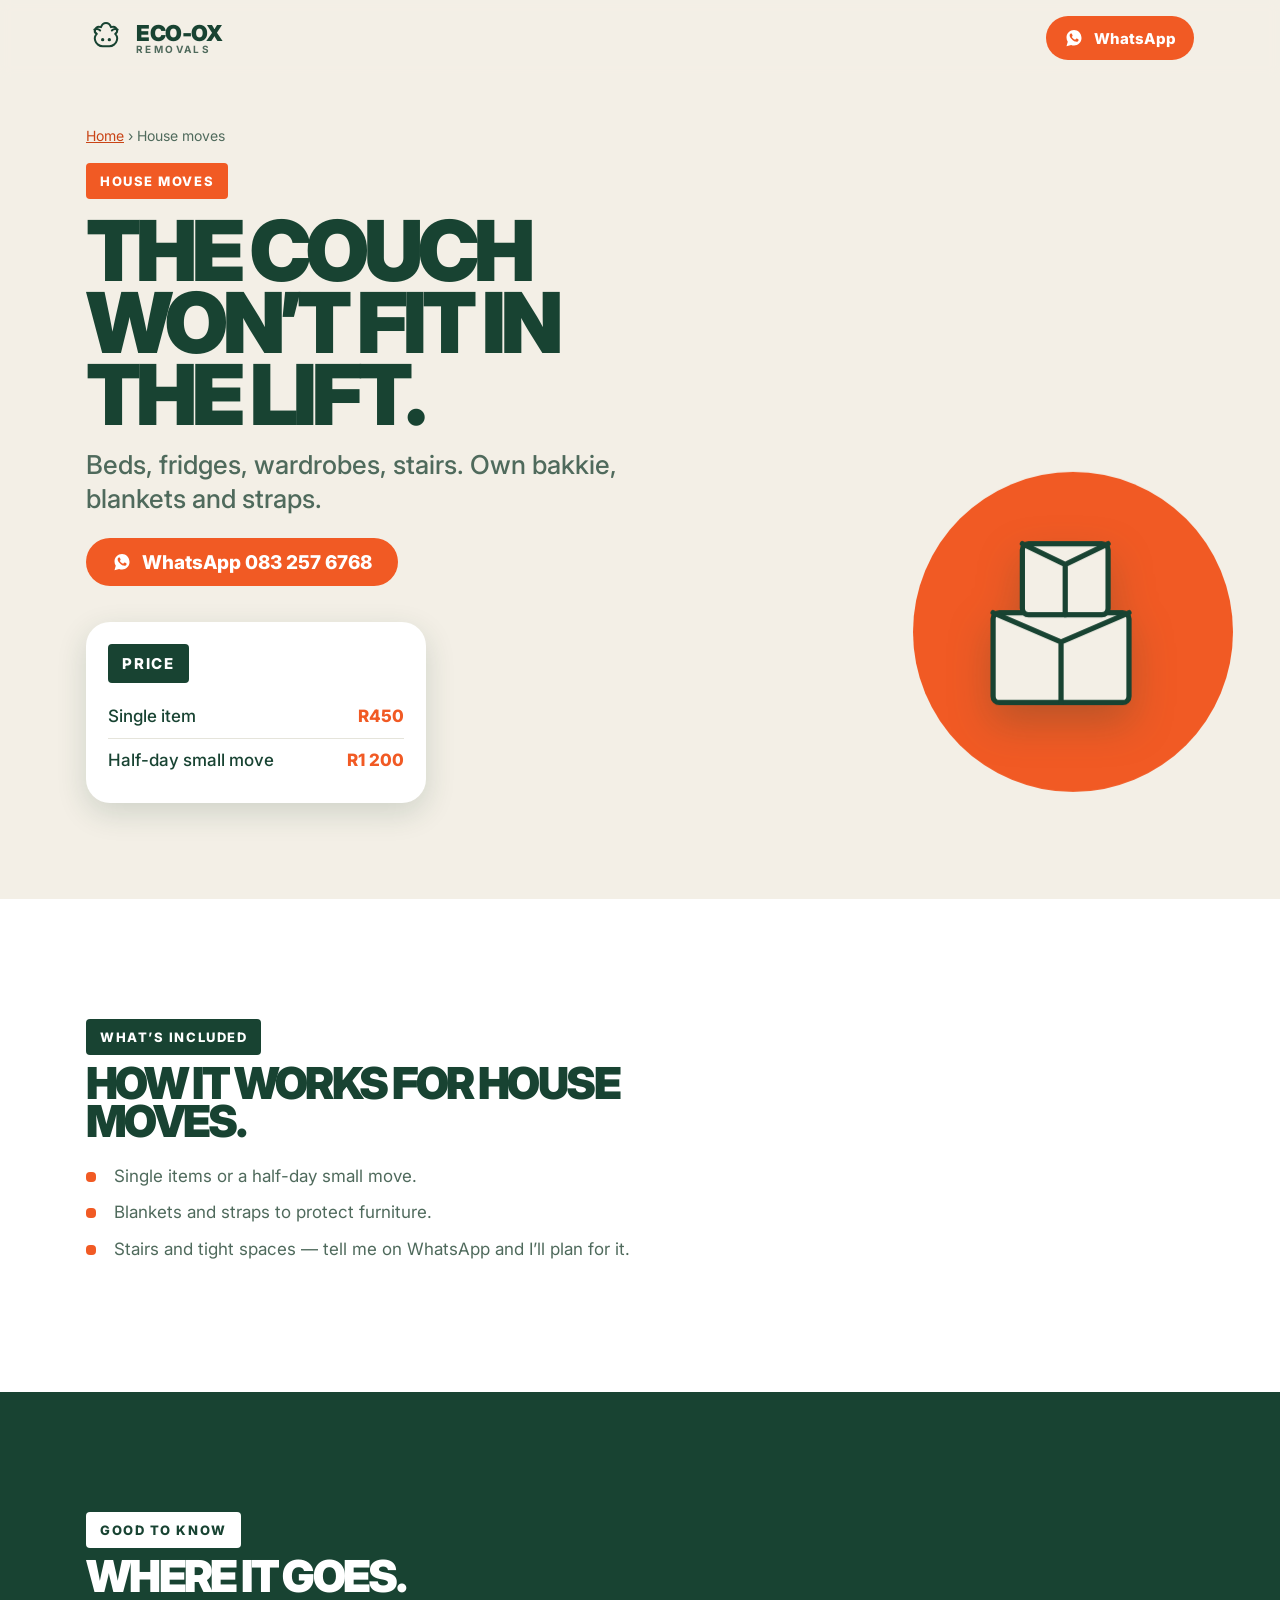
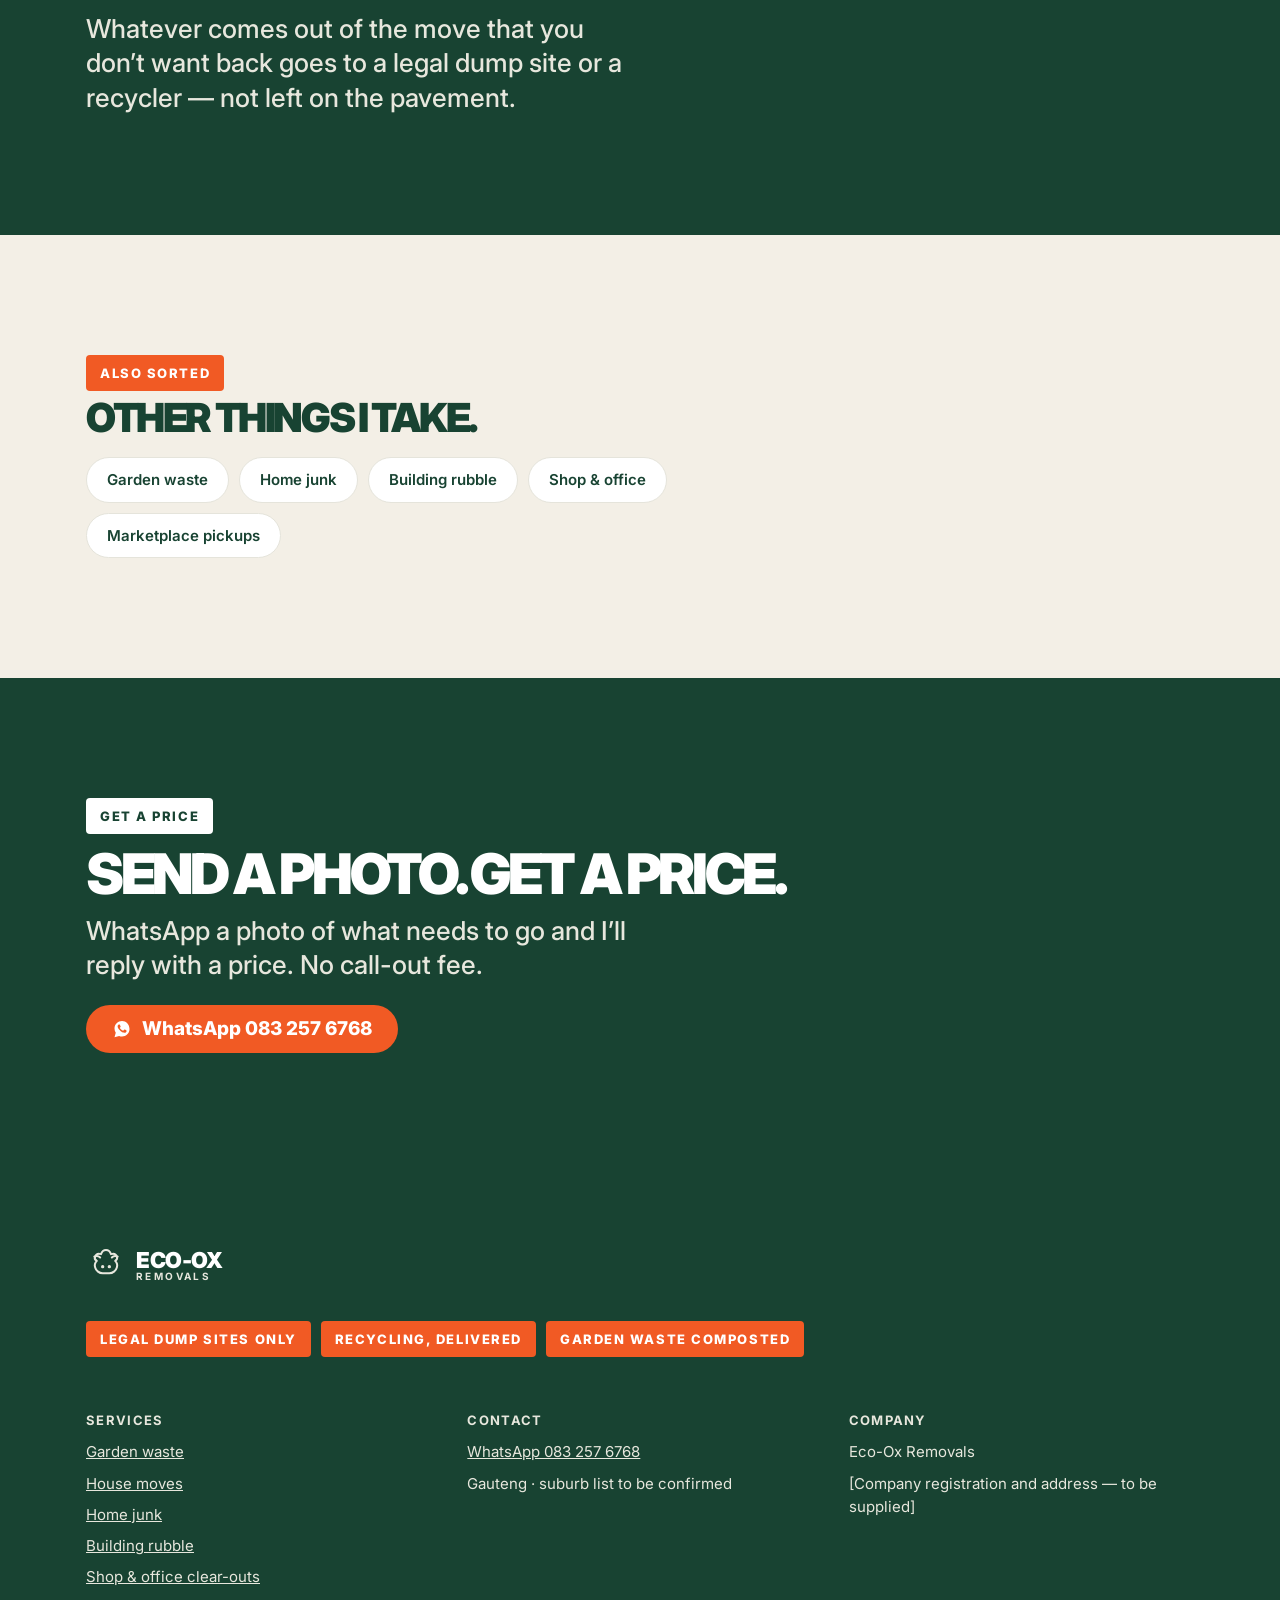
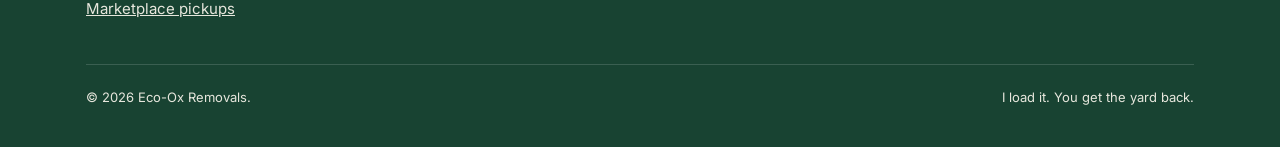
<file: house-moves.html>
<!doctype html>
<html lang="en-ZA" class="js-disabled">
<head>
<meta charset="utf-8">
<meta name="viewport" content="width=device-width, initial-scale=1">
<title>House & Furniture Moves in Gauteng | Eco-Ox Removals</title>
<meta name="description" content="Beds, fridges, wardrobes and stairs — one bakkie, blankets and straps. Single item from R450 in Gauteng. WhatsApp 083 257 6768 for a price.">
<meta name="theme-color" content="#f3efe6">
<link rel="canonical" href="house-moves.html">

<link rel="preconnect" href="https://fonts.googleapis.com">
<link rel="preconnect" href="https://fonts.gstatic.com" crossorigin>
<link href="https://fonts.googleapis.com/css2?family=Inter:wght@100..900&display=swap" rel="stylesheet">
<link rel="stylesheet" href="css/styles.css">

<script type="application/ld+json">
{
  "@context": "https://schema.org",
  "@type": "Service",
  "serviceType": "House & Furniture Moves in Gauteng",
  "provider": {
    "@type": "LocalBusiness",
    "name": "Eco-Ox Removals",
    "telephone": "+27832576768"
  },
  "areaServed": "Gauteng",
  "description": "Beds, fridges, wardrobes and stairs — one bakkie, blankets and straps. Single item from R450 in Gauteng. WhatsApp 083 257 6768 for a price.",
  "offers": {
    "@type": "Offer",
    "price": "450",
    "priceCurrency": "ZAR"
  }
}
</script>
<script type="application/ld+json">
{
  "@context": "https://schema.org",
  "@type": "BreadcrumbList",
  "itemListElement": [
    { "@type": "ListItem", "position": 1, "name": "Home", "item": "index.html" },
    { "@type": "ListItem", "position": 2, "name": "House moves", "item": "house-moves.html" }
  ]
}
</script>
</head>
<body>
<a class="skip-link" href="#main">Skip to content</a>

<header class="site-header">
  <div class="wrap site-header__inner">
    <a class="brand" href="index.html">
      <svg class="brand__mark" viewBox="0 0 48 48" fill="none" aria-hidden="true">
        <path d="M24 6c-3 0-5 2-6 5-3-1-6 0-7 3-1 2 0 4 2 5-2 2-3 5-2 8 1 4 5 7 9 7h8c4 0 8-3 9-7 1-3 0-6-2-8 2-1 3-3 2-5-1-3-4-4-7-3-1-3-3-5-6-5z" stroke="currentColor" stroke-width="2.4" stroke-linejoin="round"/>
        <path d="M17 15c-2-2-5-2-7-1M31 15c2-2 5-2 7-1" stroke="currentColor" stroke-width="2.4" stroke-linecap="round"/>
        <circle cx="20" cy="26" r="2" fill="currentColor"/>
        <circle cx="28" cy="26" r="2" fill="currentColor"/>
      </svg>
      <span class="brand__wordmark">
        <span class="brand__name">ECO-OX</span>
        <span class="brand__sub">REMOVALS</span>
      </span>
    </a>
    <a class="btn btn--sm" href="https://wa.me/27832576768" target="_blank" rel="noopener">
      <svg viewBox="0 0 32 32" fill="currentColor" aria-hidden="true"><path d="M16.02 3C9.4 3 4 8.4 4 15.02c0 2.5.73 4.83 2 6.78L4 29l7.4-1.94a11.9 11.9 0 0 0 4.62.94h.01c6.62 0 12-5.4 12-12.02C28 8.4 22.64 3 16.02 3zm7.02 17.2c-.3.83-1.72 1.6-2.37 1.7-.6.1-1.37.14-2.2-.14-.5-.16-1.16-.38-2-.75-3.52-1.52-5.82-5.06-6-5.3-.18-.24-1.44-1.9-1.44-3.63 0-1.72.9-2.57 1.22-2.92.32-.35.7-.44.93-.44h.67c.21 0 .5-.08.78.6.3.7 1 2.4 1.08 2.58.08.18.14.4.02.63-.12.24-.18.38-.36.58-.18.2-.38.46-.54.62-.18.18-.37.37-.16.72.2.36.9 1.5 1.95 2.44 1.34 1.2 2.47 1.58 2.83 1.76.36.18.57.15.78-.09.2-.24.9-1.05 1.14-1.4.24-.36.48-.3.8-.18.32.12 2.05.97 2.4 1.15.36.18.6.27.68.42.09.16.09.9-.22 1.72z"/></svg>
      WhatsApp
    </a>
  </div>
</header>

<main id="main">

  <section class="ground-cream hero hero--service">
    <div class="wrap">
      <p class="breadcrumb reveal"><a href="index.html">Home</a> &rsaquo; House moves</p>
    </div>
    <div class="wrap hero__grid">
      <div class="hero__copy reveal">
        <span class="tag tag--orange">House moves</span>
        <h1>THE COUCH WON’T FIT IN THE LIFT.</h1>
        <p class="lead">Beds, fridges, wardrobes, stairs. Own bakkie, blankets and straps.</p>
        <a class="btn" href="https://wa.me/27832576768" target="_blank" rel="noopener">
          <svg viewBox="0 0 32 32" fill="currentColor" aria-hidden="true"><path d="M16.02 3C9.4 3 4 8.4 4 15.02c0 2.5.73 4.83 2 6.78L4 29l7.4-1.94a11.9 11.9 0 0 0 4.62.94h.01c6.62 0 12-5.4 12-12.02C28 8.4 22.64 3 16.02 3zm7.02 17.2c-.3.83-1.72 1.6-2.37 1.7-.6.1-1.37.14-2.2-.14-.5-.16-1.16-.38-2-.75-3.52-1.52-5.82-5.06-6-5.3-.18-.24-1.44-1.9-1.44-3.63 0-1.72.9-2.57 1.22-2.92.32-.35.7-.44.93-.44h.67c.21 0 .5-.08.78.6.3.7 1 2.4 1.08 2.58.08.18.14.4.02.63-.12.24-.18.38-.36.58-.18.2-.38.46-.54.62-.18.18-.37.37-.16.72.2.36.9 1.5 1.95 2.44 1.34 1.2 2.47 1.58 2.83 1.76.36.18.57.15.78-.09.2-.24.9-1.05 1.14-1.4.24-.36.48-.3.8-.18.32.12 2.05.97 2.4 1.15.36.18.6.27.68.42.09.16.09.9-.22 1.72z"/></svg>
          WhatsApp 083 257 6768
        </a>

        <div class="hero__price-card card price-card reveal">
          <p class="tag tag--forest" style="margin-bottom:12px;">Price</p>
          <div class="price-line"><span>Single item</span><strong>R450</strong></div>
          <div class="price-line"><span>Half-day small move</span><strong>R1 200</strong></div>
        </div>
      </div>

      <div class="hero__stage" aria-hidden="true">
        <div class="disc hero__disc" data-parallax="0.12"></div>
        <svg class="hero__object" data-parallax="0.22" viewBox="0 0 220 240" fill="none">
          <g stroke="currentColor" stroke-width="5" stroke-linejoin="round" stroke-linecap="round">
            <rect x="46" y="122" width="130" height="86" rx="6" fill="#f3efe6"/>
            <path d="M46 122l65 28 65-28M111 150v58" />
            <rect x="74" y="56" width="82" height="68" rx="6" fill="#f3efe6"/>
            <path d="M74 56l41 20 41-20M115 76v48" />
          </g>
        </svg>
      </div>
    </div>
  </section>

  <section class="ground-white">
    <div class="wrap">
      <div class="section-head reveal" style="margin-bottom:0;">
        <span class="tag tag--forest">What&rsquo;s included</span>
        <h2 style="font-size:clamp(28px,4.5vw,44px);">How it works for house moves.</h2>
        <ul class="detail-list reveal-stagger">
          <li class="reveal">Single items or a half-day small move.</li>
          <li class="reveal">Blankets and straps to protect furniture.</li>
          <li class="reveal">Stairs and tight spaces — tell me on WhatsApp and I’ll plan for it.</li>
        </ul>
      </div>
    </div>
  </section>

  <section class="ground-forest">
    <div class="wrap">
      <div class="section-head reveal" style="margin-bottom:0;">
        <span class="tag tag--white">Good to know</span>
        <h2 style="font-size:clamp(28px,4.5vw,44px);">Where it goes.</h2>
        <p class="lead" style="color:var(--mist);margin-top:var(--space-4);">Whatever comes out of the move that you don’t want back goes to a legal dump site or a recycler — not left on the pavement.</p>
      </div>
    </div>
  </section>

  <section class="ground-cream">
    <div class="wrap">
      <div class="section-head reveal" style="margin-bottom:0;">
        <span class="tag tag--orange">Also sorted</span>
        <h2 style="font-size:clamp(26px,4vw,40px);">Other things I take.</h2>
        <div class="cross-links">
        <a href="garden-waste.html">Garden waste</a>
        <a href="home-junk.html">Home junk</a>
        <a href="building-rubble.html">Building rubble</a>
        <a href="shop-office-clearouts.html">Shop & office</a>
        <a href="marketplace-pickups.html">Marketplace pickups</a>
        </div>
      </div>
    </div>
  </section>

  <section class="ground-forest">
    <div class="wrap cta-band reveal">
      <span class="tag tag--white">Get a price</span>
      <h2 style="margin-top:16px;">Send a photo. Get a price.</h2>
      <p class="lead">WhatsApp a photo of what needs to go and I’ll reply with a price. No call-out fee.</p>
      <a class="btn" href="https://wa.me/27832576768" target="_blank" rel="noopener">
        <svg viewBox="0 0 32 32" fill="currentColor" aria-hidden="true"><path d="M16.02 3C9.4 3 4 8.4 4 15.02c0 2.5.73 4.83 2 6.78L4 29l7.4-1.94a11.9 11.9 0 0 0 4.62.94h.01c6.62 0 12-5.4 12-12.02C28 8.4 22.64 3 16.02 3zm7.02 17.2c-.3.83-1.72 1.6-2.37 1.7-.6.1-1.37.14-2.2-.14-.5-.16-1.16-.38-2-.75-3.52-1.52-5.82-5.06-6-5.3-.18-.24-1.44-1.9-1.44-3.63 0-1.72.9-2.57 1.22-2.92.32-.35.7-.44.93-.44h.67c.21 0 .5-.08.78.6.3.7 1 2.4 1.08 2.58.08.18.14.4.02.63-.12.24-.18.38-.36.58-.18.2-.38.46-.54.62-.18.18-.37.37-.16.72.2.36.9 1.5 1.95 2.44 1.34 1.2 2.47 1.58 2.83 1.76.36.18.57.15.78-.09.2-.24.9-1.05 1.14-1.4.24-.36.48-.3.8-.18.32.12 2.05.97 2.4 1.15.36.18.6.27.68.42.09.16.09.9-.22 1.72z"/></svg>
        WhatsApp 083 257 6768
      </a>
    </div>
  </section>

</main>

<footer class="site-footer ground-forest">
  <div class="wrap">
    <a class="brand" href="index.html">
      <svg class="brand__mark" viewBox="0 0 48 48" fill="none" aria-hidden="true">
        <path d="M24 6c-3 0-5 2-6 5-3-1-6 0-7 3-1 2 0 4 2 5-2 2-3 5-2 8 1 4 5 7 9 7h8c4 0 8-3 9-7 1-3 0-6-2-8 2-1 3-3 2-5-1-3-4-4-7-3-1-3-3-5-6-5z" stroke="var(--mist)" stroke-width="2.4" stroke-linejoin="round"/>
        <path d="M17 15c-2-2-5-2-7-1M31 15c2-2 5-2 7-1" stroke="var(--mist)" stroke-width="2.4" stroke-linecap="round"/>
        <circle cx="20" cy="26" r="2" fill="var(--mist)"/>
        <circle cx="28" cy="26" r="2" fill="var(--mist)"/>
      </svg>
      <span class="brand__wordmark">
        <span class="brand__name">ECO-OX</span>
        <span class="brand__sub">REMOVALS</span>
      </span>
    </a>

    <div class="footer__promises">
      <span class="tag">Legal dump sites only</span>
      <span class="tag">Recycling, delivered</span>
      <span class="tag">Garden waste composted</span>
    </div>

    <div class="footer__grid">
      <div class="footer__col">
        <h4>Services</h4>
        <ul>
          <li><a href="garden-waste.html">Garden waste</a></li>
          <li><a href="house-moves.html">House moves</a></li>
          <li><a href="home-junk.html">Home junk</a></li>
          <li><a href="building-rubble.html">Building rubble</a></li>
          <li><a href="shop-office-clearouts.html">Shop &amp; office clear-outs</a></li>
          <li><a href="marketplace-pickups.html">Marketplace pickups</a></li>
        </ul>
      </div>
      <div class="footer__col">
        <h4>Contact</h4>
        <ul>
          <li><a href="https://wa.me/27832576768">WhatsApp 083 257 6768</a></li>
          <li>Gauteng &middot; suburb list to be confirmed</li>
        </ul>
      </div>
      <div class="footer__col">
        <h4>Company</h4>
        <ul>
          <li>Eco-Ox Removals</li>
          <li>[Company registration and address — to be supplied]</li>
        </ul>
      </div>
    </div>

    <div class="footer__bottom">
      <span>&copy; <span id="year">2026</span> Eco-Ox Removals.</span>
      <span>I load it. You get the yard back.</span>
    </div>
  </div>
</footer>

<a class="sticky-whatsapp" href="https://wa.me/27832576768" target="_blank" rel="noopener" aria-label="WhatsApp 083 257 6768">
  <svg viewBox="0 0 32 32" fill="currentColor" aria-hidden="true"><path d="M16.02 3C9.4 3 4 8.4 4 15.02c0 2.5.73 4.83 2 6.78L4 29l7.4-1.94a11.9 11.9 0 0 0 4.62.94h.01c6.62 0 12-5.4 12-12.02C28 8.4 22.64 3 16.02 3zm7.02 17.2c-.3.83-1.72 1.6-2.37 1.7-.6.1-1.37.14-2.2-.14-.5-.16-1.16-.38-2-.75-3.52-1.52-5.82-5.06-6-5.3-.18-.24-1.44-1.9-1.44-3.63 0-1.72.9-2.57 1.22-2.92.32-.35.7-.44.93-.44h.67c.21 0 .5-.08.78.6.3.7 1 2.4 1.08 2.58.08.18.14.4.02.63-.12.24-.18.38-.36.58-.18.2-.38.46-.54.62-.18.18-.37.37-.16.72.2.36.9 1.5 1.95 2.44 1.34 1.2 2.47 1.58 2.83 1.76.36.18.57.15.78-.09.2-.24.9-1.05 1.14-1.4.24-.36.48-.3.8-.18.32.12 2.05.97 2.4 1.15.36.18.6.27.68.42.09.16.09.9-.22 1.72z"/></svg>
  WhatsApp
</a>

<script src="js/script.js"></script>
</body>
</html>
</file>
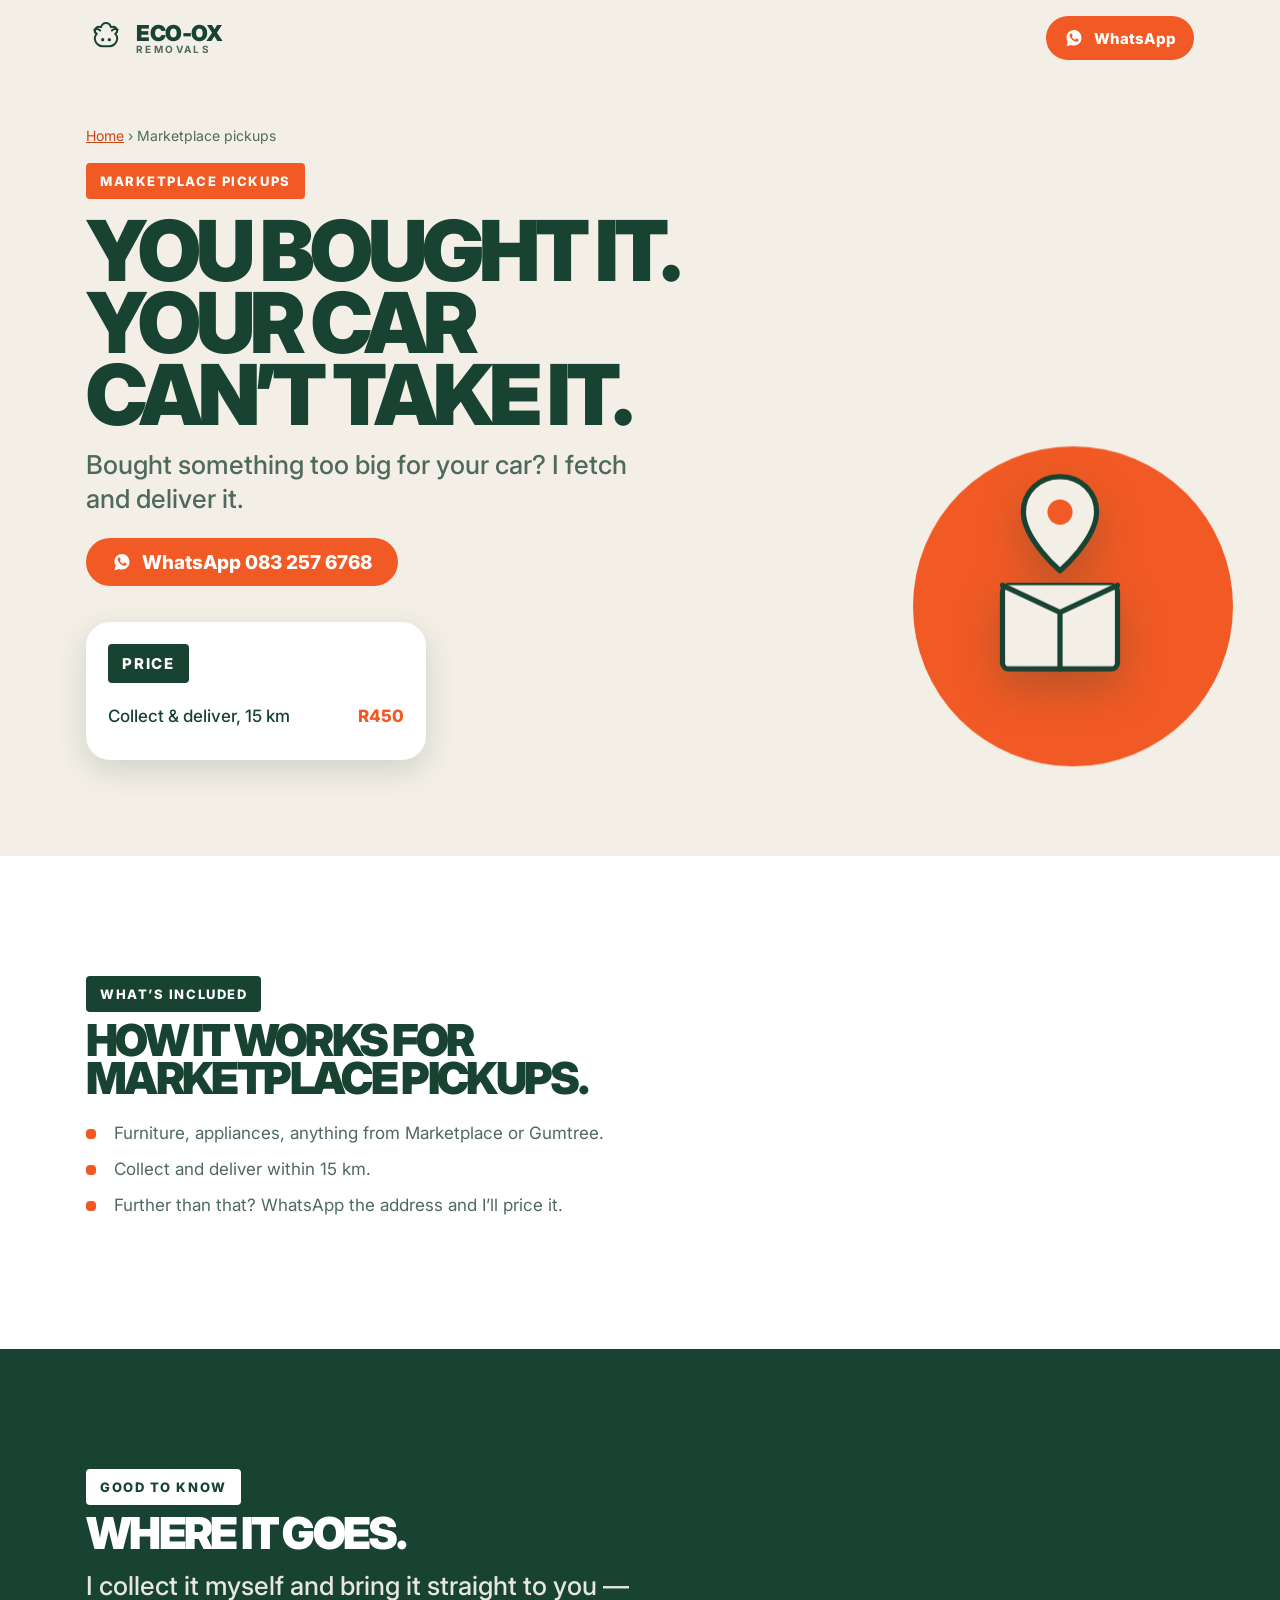
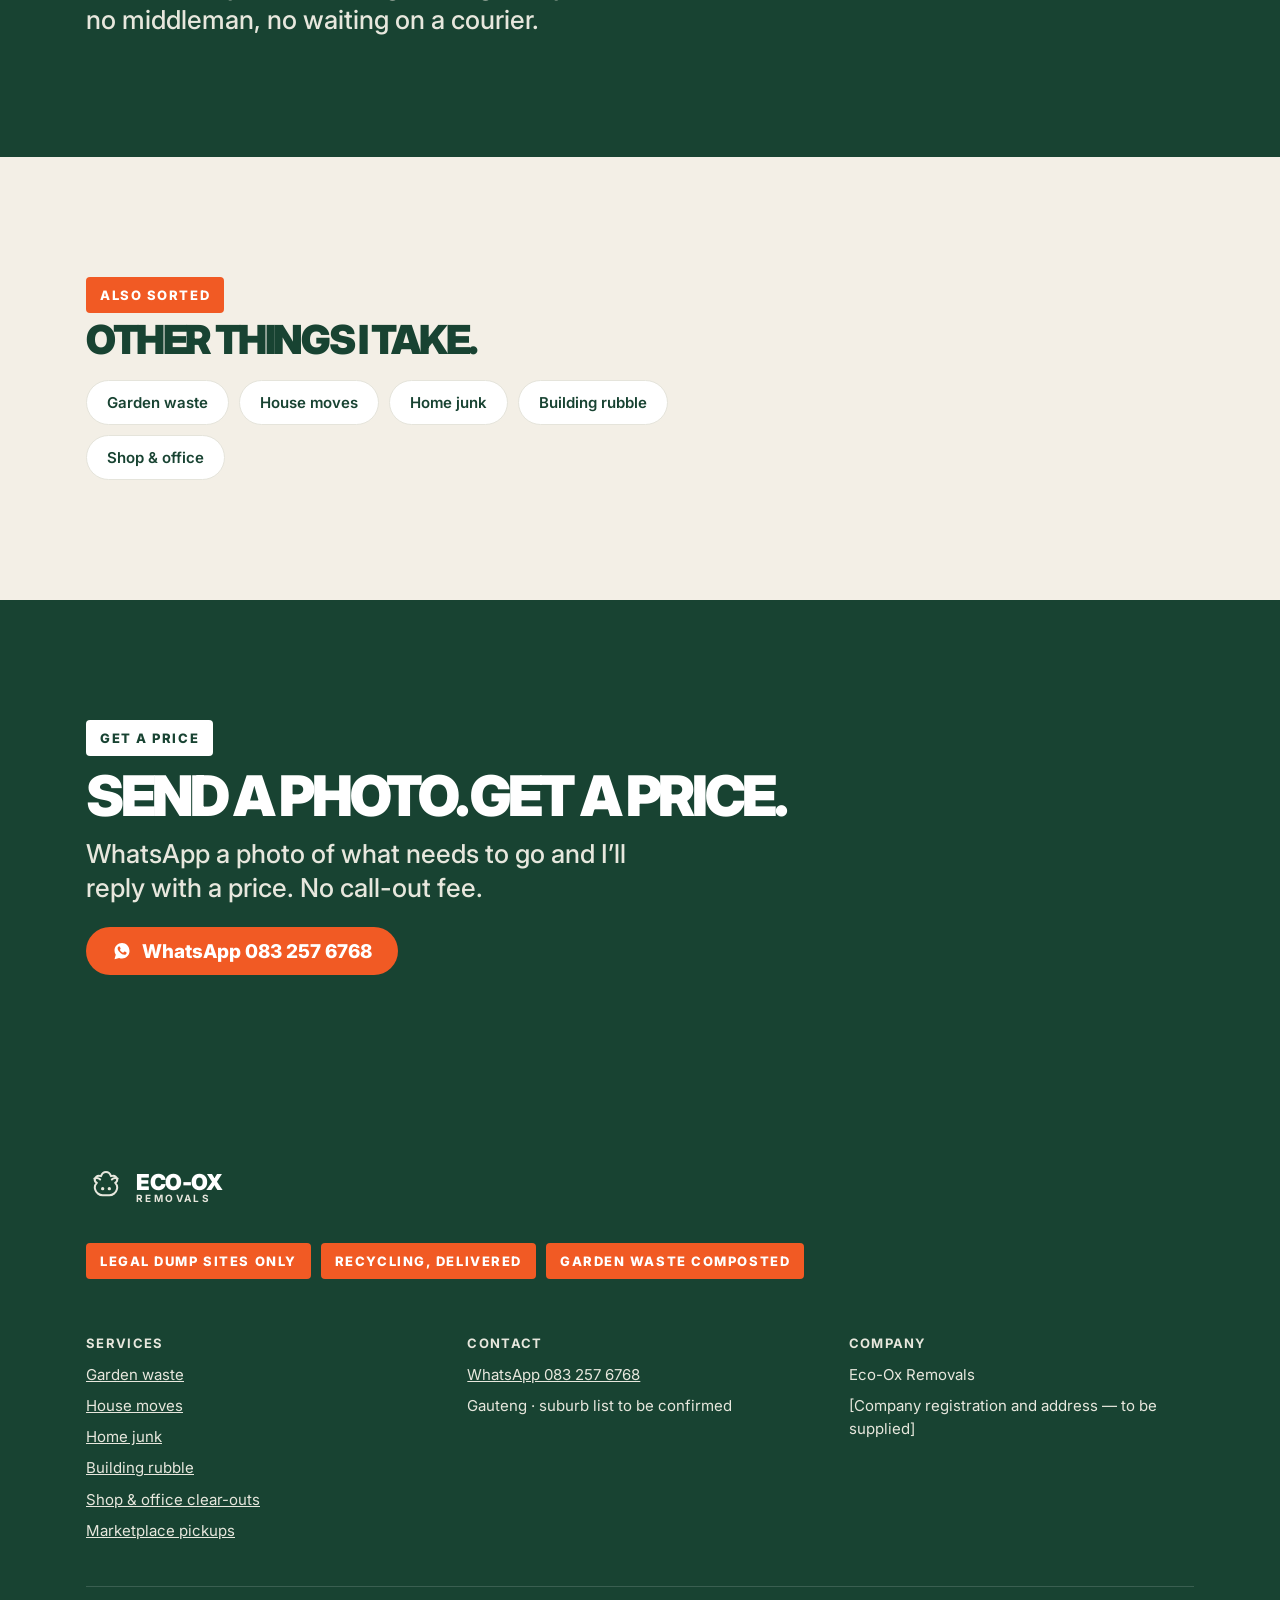
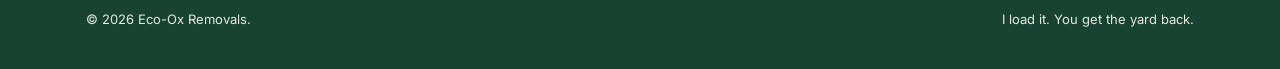
<file: marketplace-pickups.html>
<!doctype html>
<html lang="en-ZA" class="js-disabled">
<head>
<meta charset="utf-8">
<meta name="viewport" content="width=device-width, initial-scale=1">
<title>Marketplace Collection & Delivery in Gauteng | Eco-Ox Removals</title>
<meta name="description" content="Bought something on Marketplace too big for your car? Collect and deliver within 15 km for R450. WhatsApp 083 257 6768.">
<meta name="theme-color" content="#f3efe6">
<link rel="canonical" href="marketplace-pickups.html">

<link rel="preconnect" href="https://fonts.googleapis.com">
<link rel="preconnect" href="https://fonts.gstatic.com" crossorigin>
<link href="https://fonts.googleapis.com/css2?family=Inter:wght@100..900&display=swap" rel="stylesheet">
<link rel="stylesheet" href="css/styles.css">

<script type="application/ld+json">
{
  "@context": "https://schema.org",
  "@type": "Service",
  "serviceType": "Marketplace Collection & Delivery in Gauteng",
  "provider": {
    "@type": "LocalBusiness",
    "name": "Eco-Ox Removals",
    "telephone": "+27832576768"
  },
  "areaServed": "Gauteng",
  "description": "Bought something on Marketplace too big for your car? Collect and deliver within 15 km for R450. WhatsApp 083 257 6768.",
  "offers": {
    "@type": "Offer",
    "price": "450",
    "priceCurrency": "ZAR"
  }
}
</script>
<script type="application/ld+json">
{
  "@context": "https://schema.org",
  "@type": "BreadcrumbList",
  "itemListElement": [
    { "@type": "ListItem", "position": 1, "name": "Home", "item": "index.html" },
    { "@type": "ListItem", "position": 2, "name": "Marketplace pickups", "item": "marketplace-pickups.html" }
  ]
}
</script>
</head>
<body>
<a class="skip-link" href="#main">Skip to content</a>

<header class="site-header">
  <div class="wrap site-header__inner">
    <a class="brand" href="index.html">
      <svg class="brand__mark" viewBox="0 0 48 48" fill="none" aria-hidden="true">
        <path d="M24 6c-3 0-5 2-6 5-3-1-6 0-7 3-1 2 0 4 2 5-2 2-3 5-2 8 1 4 5 7 9 7h8c4 0 8-3 9-7 1-3 0-6-2-8 2-1 3-3 2-5-1-3-4-4-7-3-1-3-3-5-6-5z" stroke="currentColor" stroke-width="2.4" stroke-linejoin="round"/>
        <path d="M17 15c-2-2-5-2-7-1M31 15c2-2 5-2 7-1" stroke="currentColor" stroke-width="2.4" stroke-linecap="round"/>
        <circle cx="20" cy="26" r="2" fill="currentColor"/>
        <circle cx="28" cy="26" r="2" fill="currentColor"/>
      </svg>
      <span class="brand__wordmark">
        <span class="brand__name">ECO-OX</span>
        <span class="brand__sub">REMOVALS</span>
      </span>
    </a>
    <a class="btn btn--sm" href="https://wa.me/27832576768" target="_blank" rel="noopener">
      <svg viewBox="0 0 32 32" fill="currentColor" aria-hidden="true"><path d="M16.02 3C9.4 3 4 8.4 4 15.02c0 2.5.73 4.83 2 6.78L4 29l7.4-1.94a11.9 11.9 0 0 0 4.62.94h.01c6.62 0 12-5.4 12-12.02C28 8.4 22.64 3 16.02 3zm7.02 17.2c-.3.83-1.72 1.6-2.37 1.7-.6.1-1.37.14-2.2-.14-.5-.16-1.16-.38-2-.75-3.52-1.52-5.82-5.06-6-5.3-.18-.24-1.44-1.9-1.44-3.63 0-1.72.9-2.57 1.22-2.92.32-.35.7-.44.93-.44h.67c.21 0 .5-.08.78.6.3.7 1 2.4 1.08 2.58.08.18.14.4.02.63-.12.24-.18.38-.36.58-.18.2-.38.46-.54.62-.18.18-.37.37-.16.72.2.36.9 1.5 1.95 2.44 1.34 1.2 2.47 1.58 2.83 1.76.36.18.57.15.78-.09.2-.24.9-1.05 1.14-1.4.24-.36.48-.3.8-.18.32.12 2.05.97 2.4 1.15.36.18.6.27.68.42.09.16.09.9-.22 1.72z"/></svg>
      WhatsApp
    </a>
  </div>
</header>

<main id="main">

  <section class="ground-cream hero hero--service">
    <div class="wrap">
      <p class="breadcrumb reveal"><a href="index.html">Home</a> &rsaquo; Marketplace pickups</p>
    </div>
    <div class="wrap hero__grid">
      <div class="hero__copy reveal">
        <span class="tag tag--orange">Marketplace pickups</span>
        <h1>YOU BOUGHT IT. YOUR CAR CAN’T TAKE IT.</h1>
        <p class="lead">Bought something too big for your car? I fetch and deliver it.</p>
        <a class="btn" href="https://wa.me/27832576768" target="_blank" rel="noopener">
          <svg viewBox="0 0 32 32" fill="currentColor" aria-hidden="true"><path d="M16.02 3C9.4 3 4 8.4 4 15.02c0 2.5.73 4.83 2 6.78L4 29l7.4-1.94a11.9 11.9 0 0 0 4.62.94h.01c6.62 0 12-5.4 12-12.02C28 8.4 22.64 3 16.02 3zm7.02 17.2c-.3.83-1.72 1.6-2.37 1.7-.6.1-1.37.14-2.2-.14-.5-.16-1.16-.38-2-.75-3.52-1.52-5.82-5.06-6-5.3-.18-.24-1.44-1.9-1.44-3.63 0-1.72.9-2.57 1.22-2.92.32-.35.7-.44.93-.44h.67c.21 0 .5-.08.78.6.3.7 1 2.4 1.08 2.58.08.18.14.4.02.63-.12.24-.18.38-.36.58-.18.2-.38.46-.54.62-.18.18-.37.37-.16.72.2.36.9 1.5 1.95 2.44 1.34 1.2 2.47 1.58 2.83 1.76.36.18.57.15.78-.09.2-.24.9-1.05 1.14-1.4.24-.36.48-.3.8-.18.32.12 2.05.97 2.4 1.15.36.18.6.27.68.42.09.16.09.9-.22 1.72z"/></svg>
          WhatsApp 083 257 6768
        </a>

        <div class="hero__price-card card price-card reveal">
          <p class="tag tag--forest" style="margin-bottom:12px;">Price</p>
          <div class="price-line"><span>Collect & deliver, 15 km</span><strong>R450</strong></div>
        </div>
      </div>

      <div class="hero__stage" aria-hidden="true">
        <div class="disc hero__disc" data-parallax="0.12"></div>
        <svg class="hero__object" data-parallax="0.22" viewBox="0 0 220 240" fill="none">
          <g stroke="currentColor" stroke-width="5" stroke-linejoin="round" stroke-linecap="round" fill="#f3efe6">
            <rect x="55" y="122" width="110" height="80" rx="6" />
            <path d="M55 122l55 26 55-26M110 148v54" />
          </g>
          <g stroke="currentColor" stroke-width="5" stroke-linejoin="round" fill="#f3efe6">
            <path d="M110 18c-20 0-35 15-35 34 0 26 35 56 35 56s35-30 35-56c0-19-15-34-35-34z" />
            <circle cx="110" cy="52" r="12" fill="#f15a24" stroke="none" />
          </g>
        </svg>
      </div>
    </div>
  </section>

  <section class="ground-white">
    <div class="wrap">
      <div class="section-head reveal" style="margin-bottom:0;">
        <span class="tag tag--forest">What&rsquo;s included</span>
        <h2 style="font-size:clamp(28px,4.5vw,44px);">How it works for marketplace pickups.</h2>
        <ul class="detail-list reveal-stagger">
          <li class="reveal">Furniture, appliances, anything from Marketplace or Gumtree.</li>
          <li class="reveal">Collect and deliver within 15 km.</li>
          <li class="reveal">Further than that? WhatsApp the address and I’ll price it.</li>
        </ul>
      </div>
    </div>
  </section>

  <section class="ground-forest">
    <div class="wrap">
      <div class="section-head reveal" style="margin-bottom:0;">
        <span class="tag tag--white">Good to know</span>
        <h2 style="font-size:clamp(28px,4.5vw,44px);">Where it goes.</h2>
        <p class="lead" style="color:var(--mist);margin-top:var(--space-4);">I collect it myself and bring it straight to you — no middleman, no waiting on a courier.</p>
      </div>
    </div>
  </section>

  <section class="ground-cream">
    <div class="wrap">
      <div class="section-head reveal" style="margin-bottom:0;">
        <span class="tag tag--orange">Also sorted</span>
        <h2 style="font-size:clamp(26px,4vw,40px);">Other things I take.</h2>
        <div class="cross-links">
        <a href="garden-waste.html">Garden waste</a>
        <a href="house-moves.html">House moves</a>
        <a href="home-junk.html">Home junk</a>
        <a href="building-rubble.html">Building rubble</a>
        <a href="shop-office-clearouts.html">Shop & office</a>
        </div>
      </div>
    </div>
  </section>

  <section class="ground-forest">
    <div class="wrap cta-band reveal">
      <span class="tag tag--white">Get a price</span>
      <h2 style="margin-top:16px;">Send a photo. Get a price.</h2>
      <p class="lead">WhatsApp a photo of what needs to go and I’ll reply with a price. No call-out fee.</p>
      <a class="btn" href="https://wa.me/27832576768" target="_blank" rel="noopener">
        <svg viewBox="0 0 32 32" fill="currentColor" aria-hidden="true"><path d="M16.02 3C9.4 3 4 8.4 4 15.02c0 2.5.73 4.83 2 6.78L4 29l7.4-1.94a11.9 11.9 0 0 0 4.62.94h.01c6.62 0 12-5.4 12-12.02C28 8.4 22.64 3 16.02 3zm7.02 17.2c-.3.83-1.72 1.6-2.37 1.7-.6.1-1.37.14-2.2-.14-.5-.16-1.16-.38-2-.75-3.52-1.52-5.82-5.06-6-5.3-.18-.24-1.44-1.9-1.44-3.63 0-1.72.9-2.57 1.22-2.92.32-.35.7-.44.93-.44h.67c.21 0 .5-.08.78.6.3.7 1 2.4 1.08 2.58.08.18.14.4.02.63-.12.24-.18.38-.36.58-.18.2-.38.46-.54.62-.18.18-.37.37-.16.72.2.36.9 1.5 1.95 2.44 1.34 1.2 2.47 1.58 2.83 1.76.36.18.57.15.78-.09.2-.24.9-1.05 1.14-1.4.24-.36.48-.3.8-.18.32.12 2.05.97 2.4 1.15.36.18.6.27.68.42.09.16.09.9-.22 1.72z"/></svg>
        WhatsApp 083 257 6768
      </a>
    </div>
  </section>

</main>

<footer class="site-footer ground-forest">
  <div class="wrap">
    <a class="brand" href="index.html">
      <svg class="brand__mark" viewBox="0 0 48 48" fill="none" aria-hidden="true">
        <path d="M24 6c-3 0-5 2-6 5-3-1-6 0-7 3-1 2 0 4 2 5-2 2-3 5-2 8 1 4 5 7 9 7h8c4 0 8-3 9-7 1-3 0-6-2-8 2-1 3-3 2-5-1-3-4-4-7-3-1-3-3-5-6-5z" stroke="var(--mist)" stroke-width="2.4" stroke-linejoin="round"/>
        <path d="M17 15c-2-2-5-2-7-1M31 15c2-2 5-2 7-1" stroke="var(--mist)" stroke-width="2.4" stroke-linecap="round"/>
        <circle cx="20" cy="26" r="2" fill="var(--mist)"/>
        <circle cx="28" cy="26" r="2" fill="var(--mist)"/>
      </svg>
      <span class="brand__wordmark">
        <span class="brand__name">ECO-OX</span>
        <span class="brand__sub">REMOVALS</span>
      </span>
    </a>

    <div class="footer__promises">
      <span class="tag">Legal dump sites only</span>
      <span class="tag">Recycling, delivered</span>
      <span class="tag">Garden waste composted</span>
    </div>

    <div class="footer__grid">
      <div class="footer__col">
        <h4>Services</h4>
        <ul>
          <li><a href="garden-waste.html">Garden waste</a></li>
          <li><a href="house-moves.html">House moves</a></li>
          <li><a href="home-junk.html">Home junk</a></li>
          <li><a href="building-rubble.html">Building rubble</a></li>
          <li><a href="shop-office-clearouts.html">Shop &amp; office clear-outs</a></li>
          <li><a href="marketplace-pickups.html">Marketplace pickups</a></li>
        </ul>
      </div>
      <div class="footer__col">
        <h4>Contact</h4>
        <ul>
          <li><a href="https://wa.me/27832576768">WhatsApp 083 257 6768</a></li>
          <li>Gauteng &middot; suburb list to be confirmed</li>
        </ul>
      </div>
      <div class="footer__col">
        <h4>Company</h4>
        <ul>
          <li>Eco-Ox Removals</li>
          <li>[Company registration and address — to be supplied]</li>
        </ul>
      </div>
    </div>

    <div class="footer__bottom">
      <span>&copy; <span id="year">2026</span> Eco-Ox Removals.</span>
      <span>I load it. You get the yard back.</span>
    </div>
  </div>
</footer>

<a class="sticky-whatsapp" href="https://wa.me/27832576768" target="_blank" rel="noopener" aria-label="WhatsApp 083 257 6768">
  <svg viewBox="0 0 32 32" fill="currentColor" aria-hidden="true"><path d="M16.02 3C9.4 3 4 8.4 4 15.02c0 2.5.73 4.83 2 6.78L4 29l7.4-1.94a11.9 11.9 0 0 0 4.62.94h.01c6.62 0 12-5.4 12-12.02C28 8.4 22.64 3 16.02 3zm7.02 17.2c-.3.83-1.72 1.6-2.37 1.7-.6.1-1.37.14-2.2-.14-.5-.16-1.16-.38-2-.75-3.52-1.52-5.82-5.06-6-5.3-.18-.24-1.44-1.9-1.44-3.63 0-1.72.9-2.57 1.22-2.92.32-.35.7-.44.93-.44h.67c.21 0 .5-.08.78.6.3.7 1 2.4 1.08 2.58.08.18.14.4.02.63-.12.24-.18.38-.36.58-.18.2-.38.46-.54.62-.18.18-.37.37-.16.72.2.36.9 1.5 1.95 2.44 1.34 1.2 2.47 1.58 2.83 1.76.36.18.57.15.78-.09.2-.24.9-1.05 1.14-1.4.24-.36.48-.3.8-.18.32.12 2.05.97 2.4 1.15.36.18.6.27.68.42.09.16.09.9-.22 1.72z"/></svg>
  WhatsApp
</a>

<script src="js/script.js"></script>
</body>
</html>
</file>
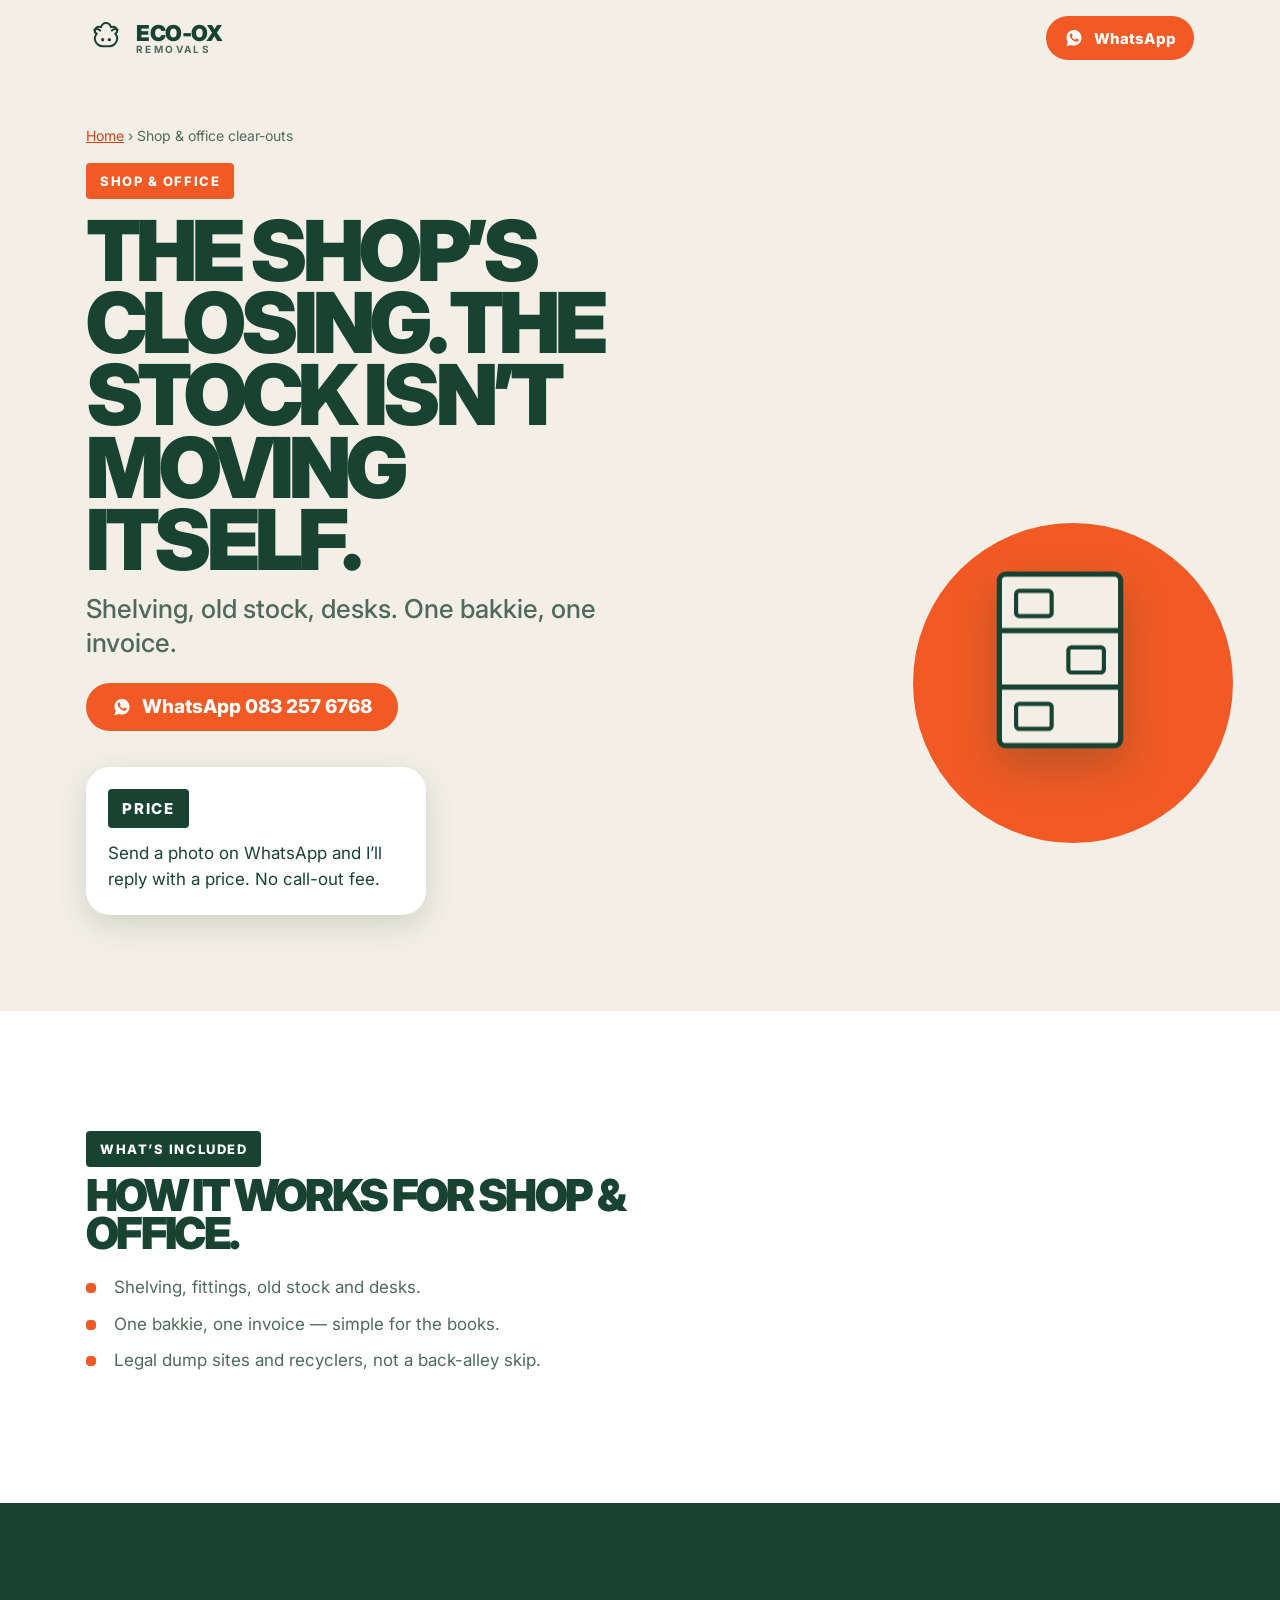
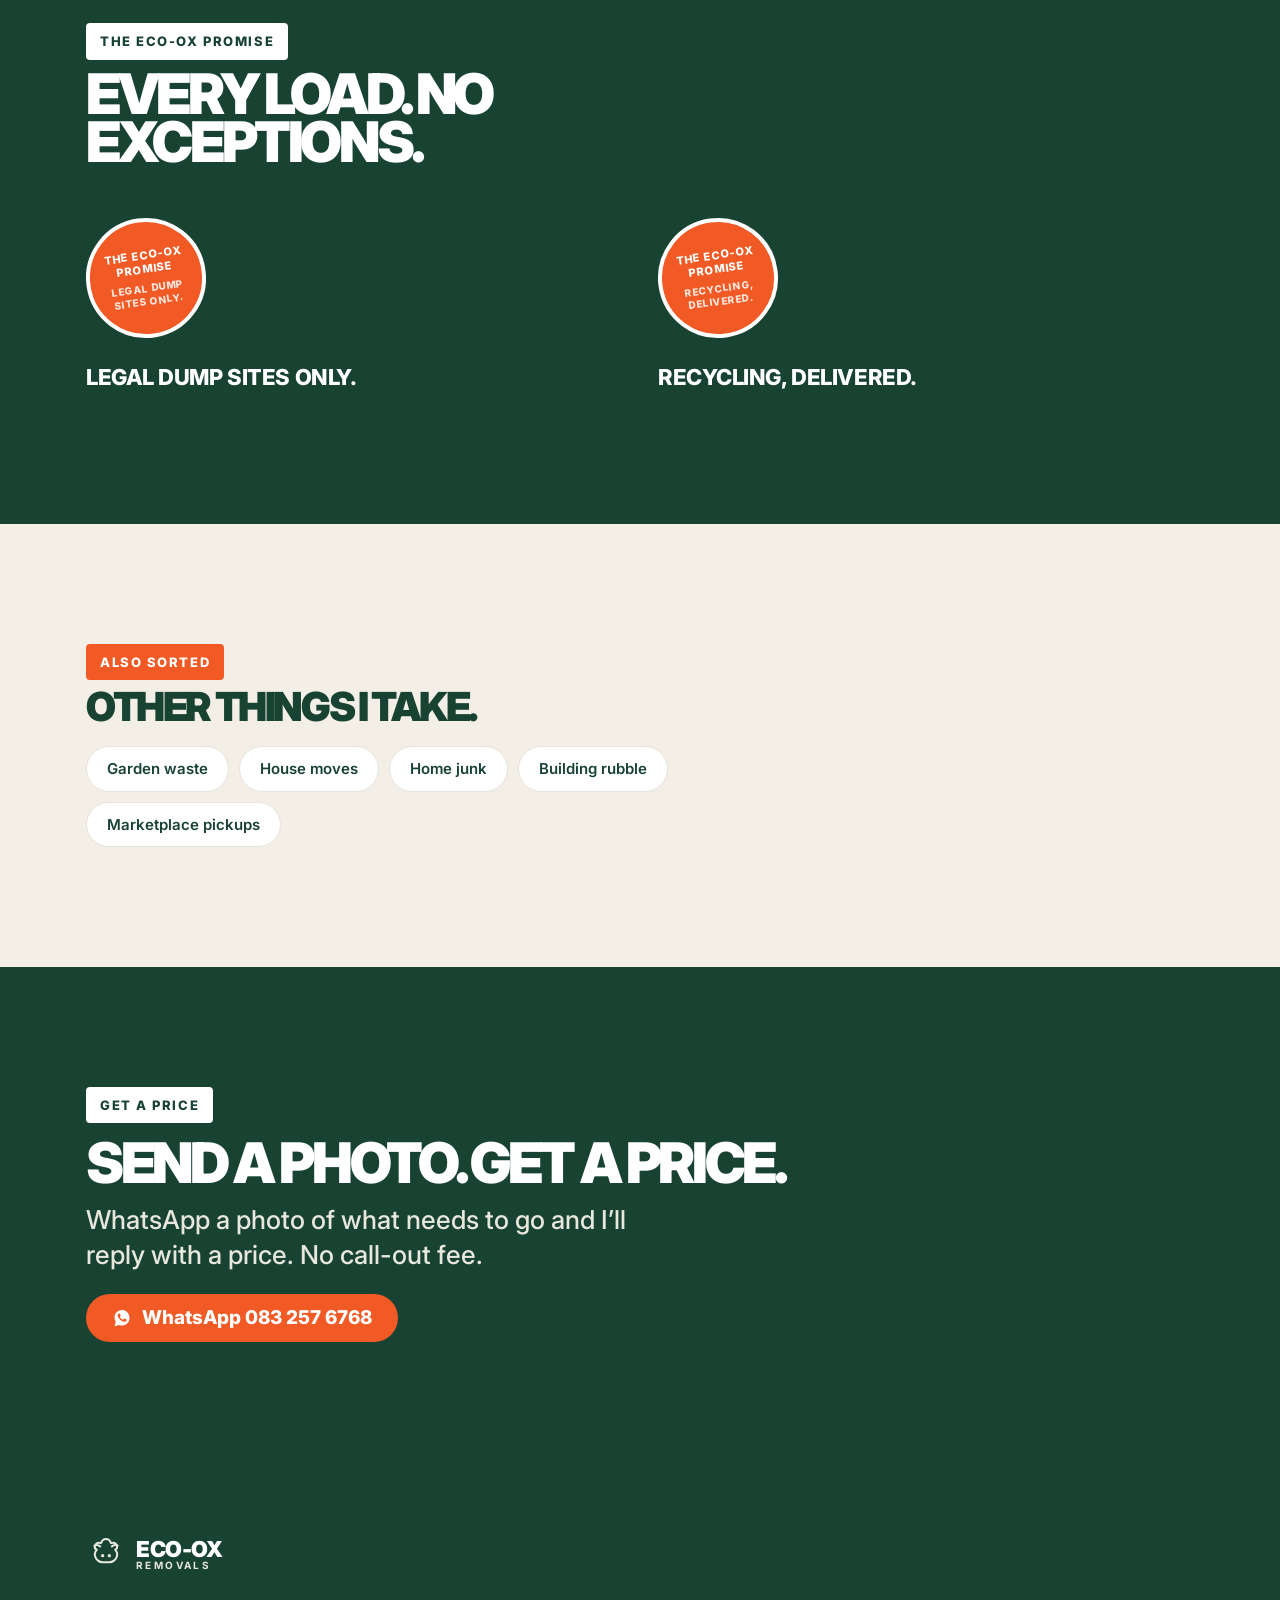
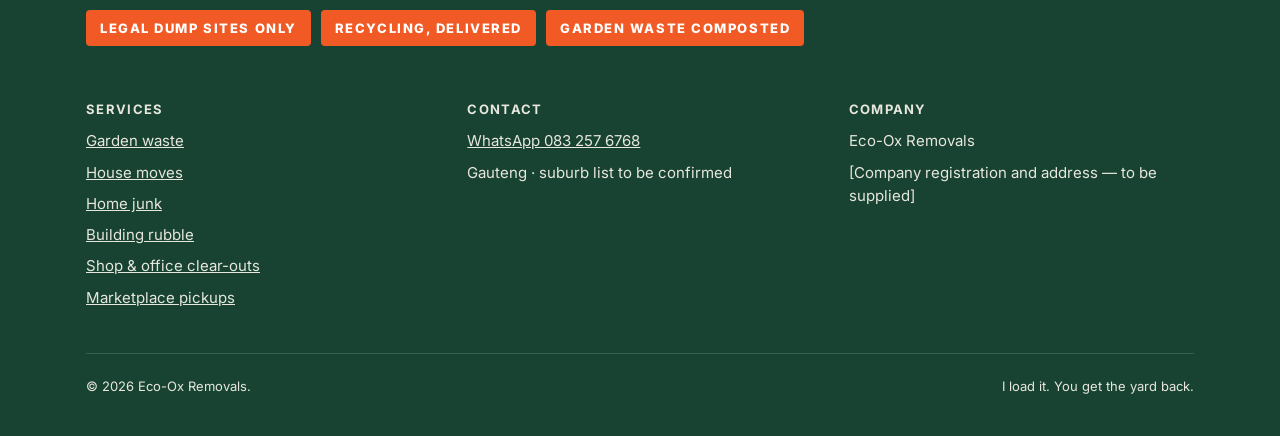
<file: shop-office-clearouts.html>
<!doctype html>
<html lang="en-ZA" class="js-disabled">
<head>
<meta charset="utf-8">
<meta name="viewport" content="width=device-width, initial-scale=1">
<title>Shop & Office Clear-Outs in Gauteng | Eco-Ox Removals</title>
<meta name="description" content="Shelving, old stock and desks cleared with one bakkie and one invoice. Send a photo on WhatsApp 083 257 6768 for a price.">
<meta name="theme-color" content="#f3efe6">
<link rel="canonical" href="shop-office-clearouts.html">

<link rel="preconnect" href="https://fonts.googleapis.com">
<link rel="preconnect" href="https://fonts.gstatic.com" crossorigin>
<link href="https://fonts.googleapis.com/css2?family=Inter:wght@100..900&display=swap" rel="stylesheet">
<link rel="stylesheet" href="css/styles.css">

<script type="application/ld+json">
{
  "@context": "https://schema.org",
  "@type": "Service",
  "serviceType": "Shop & Office Clear-Outs in Gauteng",
  "provider": {
    "@type": "LocalBusiness",
    "name": "Eco-Ox Removals",
    "telephone": "+27832576768"
  },
  "areaServed": "Gauteng",
  "description": "Shelving, old stock and desks cleared with one bakkie and one invoice. Send a photo on WhatsApp 083 257 6768 for a price."
}
</script>
<script type="application/ld+json">
{
  "@context": "https://schema.org",
  "@type": "BreadcrumbList",
  "itemListElement": [
    { "@type": "ListItem", "position": 1, "name": "Home", "item": "index.html" },
    { "@type": "ListItem", "position": 2, "name": "Shop & office clear-outs", "item": "shop-office-clearouts.html" }
  ]
}
</script>
</head>
<body>
<a class="skip-link" href="#main">Skip to content</a>

<header class="site-header">
  <div class="wrap site-header__inner">
    <a class="brand" href="index.html">
      <svg class="brand__mark" viewBox="0 0 48 48" fill="none" aria-hidden="true">
        <path d="M24 6c-3 0-5 2-6 5-3-1-6 0-7 3-1 2 0 4 2 5-2 2-3 5-2 8 1 4 5 7 9 7h8c4 0 8-3 9-7 1-3 0-6-2-8 2-1 3-3 2-5-1-3-4-4-7-3-1-3-3-5-6-5z" stroke="currentColor" stroke-width="2.4" stroke-linejoin="round"/>
        <path d="M17 15c-2-2-5-2-7-1M31 15c2-2 5-2 7-1" stroke="currentColor" stroke-width="2.4" stroke-linecap="round"/>
        <circle cx="20" cy="26" r="2" fill="currentColor"/>
        <circle cx="28" cy="26" r="2" fill="currentColor"/>
      </svg>
      <span class="brand__wordmark">
        <span class="brand__name">ECO-OX</span>
        <span class="brand__sub">REMOVALS</span>
      </span>
    </a>
    <a class="btn btn--sm" href="https://wa.me/27832576768" target="_blank" rel="noopener">
      <svg viewBox="0 0 32 32" fill="currentColor" aria-hidden="true"><path d="M16.02 3C9.4 3 4 8.4 4 15.02c0 2.5.73 4.83 2 6.78L4 29l7.4-1.94a11.9 11.9 0 0 0 4.62.94h.01c6.62 0 12-5.4 12-12.02C28 8.4 22.64 3 16.02 3zm7.02 17.2c-.3.83-1.72 1.6-2.37 1.7-.6.1-1.37.14-2.2-.14-.5-.16-1.16-.38-2-.75-3.52-1.52-5.82-5.06-6-5.3-.18-.24-1.44-1.9-1.44-3.63 0-1.72.9-2.57 1.22-2.92.32-.35.7-.44.93-.44h.67c.21 0 .5-.08.78.6.3.7 1 2.4 1.08 2.58.08.18.14.4.02.63-.12.24-.18.38-.36.58-.18.2-.38.46-.54.62-.18.18-.37.37-.16.72.2.36.9 1.5 1.95 2.44 1.34 1.2 2.47 1.58 2.83 1.76.36.18.57.15.78-.09.2-.24.9-1.05 1.14-1.4.24-.36.48-.3.8-.18.32.12 2.05.97 2.4 1.15.36.18.6.27.68.42.09.16.09.9-.22 1.72z"/></svg>
      WhatsApp
    </a>
  </div>
</header>

<main id="main">

  <section class="ground-cream hero hero--service">
    <div class="wrap">
      <p class="breadcrumb reveal"><a href="index.html">Home</a> &rsaquo; Shop & office clear-outs</p>
    </div>
    <div class="wrap hero__grid">
      <div class="hero__copy reveal">
        <span class="tag tag--orange">Shop & office</span>
        <h1>THE SHOP’S CLOSING. THE STOCK ISN’T MOVING ITSELF.</h1>
        <p class="lead">Shelving, old stock, desks. One bakkie, one invoice.</p>
        <a class="btn" href="https://wa.me/27832576768" target="_blank" rel="noopener">
          <svg viewBox="0 0 32 32" fill="currentColor" aria-hidden="true"><path d="M16.02 3C9.4 3 4 8.4 4 15.02c0 2.5.73 4.83 2 6.78L4 29l7.4-1.94a11.9 11.9 0 0 0 4.62.94h.01c6.62 0 12-5.4 12-12.02C28 8.4 22.64 3 16.02 3zm7.02 17.2c-.3.83-1.72 1.6-2.37 1.7-.6.1-1.37.14-2.2-.14-.5-.16-1.16-.38-2-.75-3.52-1.52-5.82-5.06-6-5.3-.18-.24-1.44-1.9-1.44-3.63 0-1.72.9-2.57 1.22-2.92.32-.35.7-.44.93-.44h.67c.21 0 .5-.08.78.6.3.7 1 2.4 1.08 2.58.08.18.14.4.02.63-.12.24-.18.38-.36.58-.18.2-.38.46-.54.62-.18.18-.37.37-.16.72.2.36.9 1.5 1.95 2.44 1.34 1.2 2.47 1.58 2.83 1.76.36.18.57.15.78-.09.2-.24.9-1.05 1.14-1.4.24-.36.48-.3.8-.18.32.12 2.05.97 2.4 1.15.36.18.6.27.68.42.09.16.09.9-.22 1.72z"/></svg>
          WhatsApp 083 257 6768
        </a>

        <div class="hero__price-card card price-card reveal">
          <p class="tag tag--forest" style="margin-bottom:12px;">Price</p>
          <p style="font-size:17px;">Send a photo on WhatsApp and I’ll reply with a price. No call-out fee.</p>
        </div>
      </div>

      <div class="hero__stage" aria-hidden="true">
        <div class="disc hero__disc" data-parallax="0.12"></div>
        <svg class="hero__object" data-parallax="0.22" viewBox="0 0 220 240" fill="none">
          <g stroke="currentColor" stroke-width="5" stroke-linejoin="round" stroke-linecap="round" fill="#f3efe6">
            <rect x="52" y="38" width="116" height="164" rx="6" />
          </g>
          <g stroke="currentColor" stroke-width="5" stroke-linecap="round">
            <path d="M52 92h116M52 146h116" />
          </g>
          <g stroke="currentColor" stroke-width="4" fill="none">
            <rect x="68" y="54" width="34" height="24" rx="3" />
            <rect x="118" y="108" width="34" height="24" rx="3" />
            <rect x="68" y="162" width="34" height="24" rx="3" />
          </g>
        </svg>
      </div>
    </div>
  </section>

  <section class="ground-white">
    <div class="wrap">
      <div class="section-head reveal" style="margin-bottom:0;">
        <span class="tag tag--forest">What&rsquo;s included</span>
        <h2 style="font-size:clamp(28px,4.5vw,44px);">How it works for shop & office.</h2>
        <ul class="detail-list reveal-stagger">
          <li class="reveal">Shelving, fittings, old stock and desks.</li>
          <li class="reveal">One bakkie, one invoice — simple for the books.</li>
          <li class="reveal">Legal dump sites and recyclers, not a back-alley skip.</li>
        </ul>
      </div>
    </div>
  </section>

  <section class="ground-forest">
    <div class="wrap">
      <div class="section-head reveal">
        <span class="tag tag--white">The Eco-Ox promise</span>
        <h2>Every load. No exceptions.</h2>
      </div>
      <div class="promises service-promise">
        <div class="promise reveal">
          <div class="stamp"><span>The Eco-Ox promise<em>Legal dump sites only.</em></span></div>
          <h3>Legal dump sites only.</h3>
        </div>
        <div class="promise reveal">
          <div class="stamp"><span>The Eco-Ox promise<em>Recycling, delivered.</em></span></div>
          <h3>Recycling, delivered.</h3>
        </div>
      </div>
    </div>
  </section>

  <section class="ground-cream">
    <div class="wrap">
      <div class="section-head reveal" style="margin-bottom:0;">
        <span class="tag tag--orange">Also sorted</span>
        <h2 style="font-size:clamp(26px,4vw,40px);">Other things I take.</h2>
        <div class="cross-links">
        <a href="garden-waste.html">Garden waste</a>
        <a href="house-moves.html">House moves</a>
        <a href="home-junk.html">Home junk</a>
        <a href="building-rubble.html">Building rubble</a>
        <a href="marketplace-pickups.html">Marketplace pickups</a>
        </div>
      </div>
    </div>
  </section>

  <section class="ground-forest">
    <div class="wrap cta-band reveal">
      <span class="tag tag--white">Get a price</span>
      <h2 style="margin-top:16px;">Send a photo. Get a price.</h2>
      <p class="lead">WhatsApp a photo of what needs to go and I’ll reply with a price. No call-out fee.</p>
      <a class="btn" href="https://wa.me/27832576768" target="_blank" rel="noopener">
        <svg viewBox="0 0 32 32" fill="currentColor" aria-hidden="true"><path d="M16.02 3C9.4 3 4 8.4 4 15.02c0 2.5.73 4.83 2 6.78L4 29l7.4-1.94a11.9 11.9 0 0 0 4.62.94h.01c6.62 0 12-5.4 12-12.02C28 8.4 22.64 3 16.02 3zm7.02 17.2c-.3.83-1.72 1.6-2.37 1.7-.6.1-1.37.14-2.2-.14-.5-.16-1.16-.38-2-.75-3.52-1.52-5.82-5.06-6-5.3-.18-.24-1.44-1.9-1.44-3.63 0-1.72.9-2.57 1.22-2.92.32-.35.7-.44.93-.44h.67c.21 0 .5-.08.78.6.3.7 1 2.4 1.08 2.58.08.18.14.4.02.63-.12.24-.18.38-.36.58-.18.2-.38.46-.54.62-.18.18-.37.37-.16.72.2.36.9 1.5 1.95 2.44 1.34 1.2 2.47 1.58 2.83 1.76.36.18.57.15.78-.09.2-.24.9-1.05 1.14-1.4.24-.36.48-.3.8-.18.32.12 2.05.97 2.4 1.15.36.18.6.27.68.42.09.16.09.9-.22 1.72z"/></svg>
        WhatsApp 083 257 6768
      </a>
    </div>
  </section>

</main>

<footer class="site-footer ground-forest">
  <div class="wrap">
    <a class="brand" href="index.html">
      <svg class="brand__mark" viewBox="0 0 48 48" fill="none" aria-hidden="true">
        <path d="M24 6c-3 0-5 2-6 5-3-1-6 0-7 3-1 2 0 4 2 5-2 2-3 5-2 8 1 4 5 7 9 7h8c4 0 8-3 9-7 1-3 0-6-2-8 2-1 3-3 2-5-1-3-4-4-7-3-1-3-3-5-6-5z" stroke="var(--mist)" stroke-width="2.4" stroke-linejoin="round"/>
        <path d="M17 15c-2-2-5-2-7-1M31 15c2-2 5-2 7-1" stroke="var(--mist)" stroke-width="2.4" stroke-linecap="round"/>
        <circle cx="20" cy="26" r="2" fill="var(--mist)"/>
        <circle cx="28" cy="26" r="2" fill="var(--mist)"/>
      </svg>
      <span class="brand__wordmark">
        <span class="brand__name">ECO-OX</span>
        <span class="brand__sub">REMOVALS</span>
      </span>
    </a>

    <div class="footer__promises">
      <span class="tag">Legal dump sites only</span>
      <span class="tag">Recycling, delivered</span>
      <span class="tag">Garden waste composted</span>
    </div>

    <div class="footer__grid">
      <div class="footer__col">
        <h4>Services</h4>
        <ul>
          <li><a href="garden-waste.html">Garden waste</a></li>
          <li><a href="house-moves.html">House moves</a></li>
          <li><a href="home-junk.html">Home junk</a></li>
          <li><a href="building-rubble.html">Building rubble</a></li>
          <li><a href="shop-office-clearouts.html">Shop &amp; office clear-outs</a></li>
          <li><a href="marketplace-pickups.html">Marketplace pickups</a></li>
        </ul>
      </div>
      <div class="footer__col">
        <h4>Contact</h4>
        <ul>
          <li><a href="https://wa.me/27832576768">WhatsApp 083 257 6768</a></li>
          <li>Gauteng &middot; suburb list to be confirmed</li>
        </ul>
      </div>
      <div class="footer__col">
        <h4>Company</h4>
        <ul>
          <li>Eco-Ox Removals</li>
          <li>[Company registration and address — to be supplied]</li>
        </ul>
      </div>
    </div>

    <div class="footer__bottom">
      <span>&copy; <span id="year">2026</span> Eco-Ox Removals.</span>
      <span>I load it. You get the yard back.</span>
    </div>
  </div>
</footer>

<a class="sticky-whatsapp" href="https://wa.me/27832576768" target="_blank" rel="noopener" aria-label="WhatsApp 083 257 6768">
  <svg viewBox="0 0 32 32" fill="currentColor" aria-hidden="true"><path d="M16.02 3C9.4 3 4 8.4 4 15.02c0 2.5.73 4.83 2 6.78L4 29l7.4-1.94a11.9 11.9 0 0 0 4.62.94h.01c6.62 0 12-5.4 12-12.02C28 8.4 22.64 3 16.02 3zm7.02 17.2c-.3.83-1.72 1.6-2.37 1.7-.6.1-1.37.14-2.2-.14-.5-.16-1.16-.38-2-.75-3.52-1.52-5.82-5.06-6-5.3-.18-.24-1.44-1.9-1.44-3.63 0-1.72.9-2.57 1.22-2.92.32-.35.7-.44.93-.44h.67c.21 0 .5-.08.78.6.3.7 1 2.4 1.08 2.58.08.18.14.4.02.63-.12.24-.18.38-.36.58-.18.2-.38.46-.54.62-.18.18-.37.37-.16.72.2.36.9 1.5 1.95 2.44 1.34 1.2 2.47 1.58 2.83 1.76.36.18.57.15.78-.09.2-.24.9-1.05 1.14-1.4.24-.36.48-.3.8-.18.32.12 2.05.97 2.4 1.15.36.18.6.27.68.42.09.16.09.9-.22 1.72z"/></svg>
  WhatsApp
</a>

<script src="js/script.js"></script>
</body>
</html>
</file>
<file: css/styles.css>
/* ============================================================
   ECO-OX REMOVALS — brand tokens (from brand brief, section 10)
   ============================================================ */
:root{
  --orange:#f15a24; --orange-deep:#c94416;
  --forest:#184332; --forest-muted:#4f6a5c;
  --cream:#f3efe6; --stone:#e5e4db; --white:#ffffff; --mist:#e7e7dd;
  --logo-night:#1b2a20; --logo-gold:#e8b32c;

  --font-sans:"Inter","Helvetica Neue",Arial,sans-serif;
  --display-tracking:-0.06em; --display-leading:0.86;

  --space-1:4px; --space-2:8px; --space-3:10px; --space-4:16px;
  --space-5:22px; --space-6:36px; --space-7:56px;

  --radius-sm:4px; --radius-md:10px; --radius-lg:24px; --radius-full:9999px;
  --shadow-card:0 10px 30px rgba(24,67,50,.16);

  --gutter:24px;
}

@media (min-width:900px){ :root{ --gutter:36px; } }

/* ============================================================
   RESET
   ============================================================ */
*,*::before,*::after{box-sizing:border-box;}
html{scroll-behavior:smooth;}
@media (prefers-reduced-motion: reduce){
  html{scroll-behavior:auto;}
  *,*::before,*::after{animation-duration:0.01ms !important;animation-iteration-count:1 !important;transition-duration:0.01ms !important;scroll-behavior:auto !important;}
}
body{
  margin:0;
  font-family:var(--font-sans);
  background:var(--cream);
  color:var(--forest);
  font-size:17px;
  line-height:1.55;
  -webkit-font-smoothing:antialiased;
}
img{max-width:100%;display:block;}
a{color:inherit;}
ul{margin:0;padding:0;list-style:none;}
button{font-family:inherit;cursor:pointer;}
input,textarea{font-family:inherit;font-size:16px;}

:focus-visible{outline:3px solid var(--forest);outline-offset:3px;}
.ground-forest :focus-visible,
.ground-orange :focus-visible{outline-color:var(--white);}

.skip-link{
  position:absolute;left:-9999px;top:0;background:var(--forest);color:var(--white);
  padding:12px 20px;border-radius:0 0 var(--radius-sm) 0;z-index:200;font-weight:700;
}
.skip-link:focus{left:0;}

/* ============================================================
   TYPE
   ============================================================ */
h1,h2{
  font-weight:900;text-transform:uppercase;margin:0;
  letter-spacing:var(--display-tracking);line-height:var(--display-leading);
}
h1{font-size:clamp(44px,8vw,84px);}
h2{font-size:clamp(32px,5vw,56px);}
h3{margin:0;font-weight:800;letter-spacing:-0.02em;}
p{margin:0;}
.accent{color:var(--orange);}
.ground-forest .accent{color:var(--logo-gold);}

.lead{
  font-size:clamp(18px,2.2vw,26px);line-height:1.32;font-weight:500;max-width:34ch;
}
.eyebrow, .tag{
  display:inline-block;font-size:13px;font-weight:800;letter-spacing:.12em;
  text-transform:uppercase;padding:8px 14px;border-radius:var(--radius-sm);
}
.tag--orange{background:var(--orange);color:#fff;}
.tag--forest{background:var(--forest);color:#fff;}
.tag--white{background:var(--white);color:var(--forest);}

.caption{font-size:14px;color:var(--forest-muted);}
.ground-forest .caption{color:var(--mist);}

/* ============================================================
   LAYOUT HELPERS
   ============================================================ */
.wrap{max-width:1180px;margin:0 auto;padding-left:var(--gutter);padding-right:var(--gutter);}
section{position:relative;overflow:hidden;padding-top:64px;padding-bottom:64px;}
@media (min-width:900px){ section{padding-top:120px;padding-bottom:120px;} }

.ground-cream {background:var(--cream); color:var(--forest);}
.ground-orange{background:var(--orange);color:var(--forest);}
.ground-forest{background:var(--forest);color:var(--white);}
.ground-white {background:var(--white); color:var(--forest);}

.visually-hidden{
  position:absolute;width:1px;height:1px;padding:0;margin:-1px;overflow:hidden;
  clip:rect(0,0,0,0);white-space:nowrap;border:0;
}

/* ============================================================
   SCROLL REVEAL (progressive enhancement — JS adds .is-visible)
   ============================================================ */
.reveal{
  opacity:0; transform:translateY(28px);
  transition:opacity .7s cubic-bezier(.2,.7,.3,1), transform .7s cubic-bezier(.2,.7,.3,1);
}
.reveal.is-visible{opacity:1;transform:translateY(0);}
.reveal-stagger > *{transition-delay:calc(var(--i, 0) * 90ms);}
.js-disabled .reveal{opacity:1;transform:none;}

/* ============================================================
   HEADER
   ============================================================ */
.site-header{
  position:sticky;top:0;z-index:100;background:rgba(243,239,230,.92);
  backdrop-filter:blur(6px);
  border-bottom:1px solid transparent;
  transition:box-shadow .3s ease, border-color .3s ease, padding .3s ease;
}
.site-header.is-scrolled{
  border-color:var(--stone);
  box-shadow:0 2px 14px rgba(24,67,50,.08);
}
.site-header__inner{
  display:flex;align-items:center;justify-content:space-between;
  padding-top:16px;padding-bottom:16px;gap:var(--space-4);
  transition:padding .3s ease;
}
.site-header.is-scrolled .site-header__inner{padding-top:10px;padding-bottom:10px;}

.brand{display:flex;align-items:center;gap:var(--space-3);text-decoration:none;}
.brand__mark{width:40px;height:40px;flex-shrink:0;color:var(--forest);}
.brand__wordmark{display:flex;flex-direction:column;line-height:1;}
.brand__name{font-weight:900;font-size:22px;letter-spacing:-0.02em;color:var(--forest);}
.brand__sub{font-weight:700;font-size:10px;letter-spacing:.24em;color:var(--forest-muted);}

.btn{
  display:inline-flex;align-items:center;gap:10px;
  background:var(--orange);color:#fff;font-weight:800;
  font-size:19px;padding:14px 26px;border-radius:var(--radius-full);
  text-decoration:none;border:none;line-height:1;white-space:nowrap;
  transition:transform .18s ease, background .18s ease;
  min-height:44px;
}
.btn:hover{background:var(--orange-deep);transform:translateY(-1px);}
.btn--sm{font-size:15px;padding:10px 18px;}
.btn--forest{background:var(--forest);}
.btn--forest:hover{background:#0f2a1e;}
.btn svg{width:20px;height:20px;flex-shrink:0;}

/* ============================================================
   HERO
   ============================================================ */
.hero{padding-top:56px;padding-bottom:96px;}
@media (min-width:900px){ .hero{padding-top:64px;padding-bottom:140px;} }

.hero__grid{
  display:grid;grid-template-columns:1fr;gap:var(--space-6);
  position:relative;min-height:1px;
}
@media (min-width:900px){
  .hero__grid{grid-template-columns:1.1fr .9fr;align-items:center;min-height:460px;}
}
.hero__copy{position:relative;z-index:3;}
.hero__copy .tag{margin-bottom:var(--space-4);}
.hero__copy h1{margin-bottom:var(--space-4);}
.hero__copy .lead{margin-bottom:var(--space-5);color:var(--forest-muted);}

.hero__stage{
  position:relative;min-height:280px;
}
@media (min-width:900px){ .hero__stage{min-height:420px;} }

.disc{
  position:absolute;border-radius:var(--radius-full);background:var(--orange);
  will-change:transform;
}
.hero__disc{
  width:min(70vw,360px);height:min(70vw,360px);
  right:-10%;top:50%;transform:translateY(-50%);
}
@media (min-width:900px){
  .hero__disc{width:420px;height:420px;right:-8%;}
}
.hero__object{
  position:absolute;right:6%;top:50%;transform:translateY(-46%);
  width:min(52vw,270px);color:var(--forest);
  filter:drop-shadow(0 18px 20px rgba(24,67,50,.25));
}
@media (min-width:900px){ .hero__object{width:310px;right:4%;} }

.hero__price-card{
  position:relative;z-index:3;margin-top:var(--space-6);max-width:340px;
}

.card{
  background:var(--white);color:var(--forest);border-radius:var(--radius-lg);
  box-shadow:var(--shadow-card);padding:var(--space-5);
}
.price-card p{font-size:15px;}
.price-card .price-line{
  display:flex;justify-content:space-between;gap:var(--space-3);
  padding:var(--space-2) 0;border-bottom:1px solid var(--stone);font-weight:500;
}
.price-card .price-line:last-of-type{border-bottom:none;}
.price-card .price-line strong{color:var(--orange);font-weight:800;}
.price-card .btn{width:100%;justify-content:center;margin-top:var(--space-4);}

/* ============================================================
   PARALLAX (JS applies transform via CSS var)
   ============================================================ */
[data-parallax]{
  transform:translate3d(0, calc(var(--parallax-y, 0px)), 0);
}

/* ============================================================
   SERVICE CARDS  — "What I take"
   ============================================================ */
.section-head{margin-bottom:var(--space-6);max-width:56ch;}
.section-head .tag{margin-bottom:var(--space-3);}
.section-head p.lead{margin-top:var(--space-3);color:var(--forest-muted);}

.services{
  display:grid;grid-template-columns:1fr;gap:var(--space-4);
}
@media (min-width:700px){ .services{grid-template-columns:1fr 1fr;} }

.service-row{
  background:var(--white);border:1px solid var(--stone);border-radius:var(--radius-md);
  padding:var(--space-5);display:flex;gap:var(--space-4);align-items:flex-start;
  transition:transform .25s ease, box-shadow .25s ease;
}
.service-row:hover{transform:translateY(-3px);box-shadow:var(--shadow-card);}
.service-row__num{
  flex-shrink:0;width:40px;height:40px;border-radius:var(--radius-full);
  background:var(--orange);color:#fff;font-weight:800;font-size:17px;
  display:flex;align-items:center;justify-content:center;
}
.service-row__body h3{font-size:clamp(20px,3vw,26px);margin-bottom:4px;}
.service-row__body p{color:var(--forest-muted);margin-bottom:var(--space-3);font-size:16px;}
.service-row__price{font-size:18px;font-weight:500;}
.service-row__price strong{color:var(--orange);font-weight:800;}
.service-row__link{
  display:inline-block;margin-top:var(--space-3);font-size:15px;font-weight:700;
  color:var(--orange-deep);text-decoration:underline;
}
.service-row__link:hover{color:var(--forest);}

/* ============================================================
   BUILDERS & RENOVATORS
   ============================================================ */
.builders__grid{
  display:grid;grid-template-columns:1fr;gap:var(--space-6);
  position:relative;z-index:2;
}
@media (min-width:900px){ .builders__grid{grid-template-columns:.8fr 1.2fr;align-items:start;} }

.builders__lead{
  font-size:clamp(24px,3.2vw,30px);line-height:1.35;font-weight:600;
  color:var(--forest);max-width:30ch;
}

.card--flat{box-shadow:none;border:1px solid rgba(24,67,50,.12);}
.builders__note .btn{margin-top:var(--space-5);}

/* ============================================================
   PROMISES BAND
   ============================================================ */
.promises{
  display:grid;grid-template-columns:1fr;gap:var(--space-7);
}
@media (min-width:900px){ .promises{grid-template-columns:repeat(3,1fr);} }

.promise{position:relative;padding-top:var(--space-4);}
.promise h3{font-size:22px;text-transform:uppercase;letter-spacing:-0.02em;margin-bottom:var(--space-3);}
.promise p{color:var(--mist);}

.stamp{
  position:relative;
  width:150px;height:150px;border-radius:var(--radius-full);
  background:var(--orange);color:#fff;
  border:4px solid var(--white);
  display:flex;align-items:center;justify-content:center;text-align:center;
  transform:rotate(-8deg) scale(.7);
  opacity:0;
  transition:transform .6s cubic-bezier(.2,.9,.3,1.2), opacity .6s ease;
  margin-bottom:var(--space-5);
  flex-shrink:0;
}
.stamp.is-visible{opacity:1;transform:rotate(-8deg) scale(1);}
.stamp span{
  font-size:12px;font-weight:800;letter-spacing:.08em;text-transform:uppercase;line-height:1.3;
  padding:0 16px;
}
.stamp span em{display:block;font-style:normal;font-size:10px;opacity:.85;margin-top:6px;letter-spacing:.06em;}

/* ============================================================
   HOW IT WORKS
   ============================================================ */
.steps{
  display:grid;grid-template-columns:1fr;gap:var(--space-6);
  counter-reset:step;
}
@media (min-width:700px){ .steps{grid-template-columns:repeat(3,1fr);} }
.step{position:relative;padding-left:64px;}
.step::before{
  counter-increment:step;content:counter(step);
  position:absolute;left:0;top:-4px;
  width:48px;height:48px;border-radius:var(--radius-full);
  background:var(--forest);color:var(--white);
  display:flex;align-items:center;justify-content:center;
  font-weight:900;font-size:20px;
}
.step h3{font-size:20px;text-transform:uppercase;margin-bottom:var(--space-2);letter-spacing:-0.02em;}
.step p{color:var(--forest-muted);}

/* ============================================================
   PRICE TABLE
   ============================================================ */
.price-table{width:100%;border-collapse:collapse;background:var(--white);border-radius:var(--radius-md);overflow:hidden;}
.price-table caption{text-align:left;margin-bottom:var(--space-4);color:var(--forest-muted);font-size:15px;}
.price-table th,.price-table td{
  text-align:left;padding:var(--space-4) var(--space-4);border-bottom:1px solid var(--stone);
  vertical-align:top;
}
.price-table thead th{
  font-size:13px;text-transform:uppercase;letter-spacing:.1em;color:var(--forest-muted);
  font-weight:800;background:var(--stone);
}
.price-table tbody tr:nth-child(odd){background:var(--stone);}
.price-table tbody tr:last-child td,
.price-table tbody tr:last-child th{border-bottom:none;}
.price-table td.price{font-weight:800;color:var(--orange);white-space:nowrap;}
.price-table td.detail{color:var(--forest-muted);font-size:15px;}
.price-note{margin-top:var(--space-4);color:var(--forest-muted);font-size:15px;}

/* ============================================================
   BEFORE / AFTER GALLERY
   ============================================================ */
.gallery{
  display:grid;grid-template-columns:repeat(2,1fr);gap:var(--space-4);
}
@media (min-width:700px){ .gallery{grid-template-columns:repeat(4,1fr);} }
.gallery__item{
  aspect-ratio:4/5;border-radius:var(--radius-md);background:var(--stone);
  display:flex;align-items:center;justify-content:center;text-align:center;
  padding:var(--space-3);
  border:2px dashed var(--forest-muted);
}
.gallery__item span{font-size:13px;font-weight:700;color:var(--forest-muted);text-transform:uppercase;letter-spacing:.06em;}

/* ============================================================
   AREA SERVED
   ============================================================ */
.area-list{display:flex;flex-wrap:wrap;gap:var(--space-3);margin-top:var(--space-5);}
.area-list li{
  background:var(--white);border:1px solid var(--stone);border-radius:var(--radius-full);
  padding:8px 18px;font-size:15px;font-weight:600;
}
.area-note{margin-top:var(--space-5);padding:var(--space-4);background:var(--white);border-radius:var(--radius-md);
  border-left:4px solid var(--orange);color:var(--forest-muted);font-size:15px;}

/* ============================================================
   CONTACT
   ============================================================ */
.contact__grid{display:grid;grid-template-columns:1fr;gap:var(--space-7);}
@media (min-width:900px){ .contact__grid{grid-template-columns:1fr 1fr;} }

.contact__whatsapp{
  background:var(--white);border-radius:var(--radius-lg);padding:var(--space-6);
  box-shadow:var(--shadow-card);
}
.contact__whatsapp .btn{margin-top:var(--space-4);width:100%;justify-content:center;}

.form-field{margin-bottom:var(--space-5);}
.form-field label{
  display:block;font-size:14px;font-weight:700;color:var(--orange-deep);margin-bottom:6px;
}
.form-field input,.form-field textarea{
  width:100%;padding:12px 14px;border:1px solid var(--stone);border-radius:var(--radius-md);
  background:var(--white);color:var(--forest);
}
.form-field input:focus,.form-field textarea:focus{border-color:var(--forest);}
.form-field--file{
  border:2px dashed var(--stone);border-radius:var(--radius-md);padding:var(--space-4);
  text-align:center;background:var(--white);
}
.form-field--file input{border:none;padding:0;}
.form-note{font-size:14px;color:var(--forest-muted);margin-top:var(--space-2);}

/* ============================================================
   STICKY WHATSAPP BUTTON (mobile)
   ============================================================ */
.sticky-whatsapp{
  position:fixed;right:16px;bottom:16px;z-index:150;
  display:flex;align-items:center;gap:10px;
  background:var(--orange);color:#fff;font-weight:800;font-size:15px;
  padding:12px 18px;border-radius:var(--radius-full);text-decoration:none;
  box-shadow:0 8px 24px rgba(24,67,50,.3);
  min-height:44px;
  transition:transform .25s ease, opacity .25s ease;
}
.sticky-whatsapp svg{width:22px;height:22px;flex-shrink:0;}
.sticky-whatsapp.is-hidden{transform:translateY(120%);opacity:0;pointer-events:none;}
@media (min-width:900px){ .sticky-whatsapp{display:none;} }

/* ============================================================
   SERVICE PAGES
   ============================================================ */
.breadcrumb{
  font-size:14px;color:var(--forest-muted);margin-bottom:var(--space-4);
}
.breadcrumb a{color:var(--orange-deep);text-decoration:underline;}
.breadcrumb a:hover{color:var(--forest);}

.hero--service{padding-top:40px;padding-bottom:72px;}
@media (min-width:900px){ .hero--service{padding-top:48px;padding-bottom:96px;} .hero--service .hero__grid{min-height:360px;} }
.hero--service .hero__stage{min-height:220px;}
@media (min-width:900px){ .hero--service .hero__stage{min-height:320px;} }
.hero--service .hero__disc{width:min(60vw,300px);height:min(60vw,300px);}
@media (min-width:900px){ .hero--service .hero__disc{width:320px;height:320px;} }
.hero--service .hero__object{width:min(44vw,220px);}
@media (min-width:900px){ .hero--service .hero__object{width:230px;} }

.detail-list{margin-top:var(--space-5);max-width:52ch;}
.detail-list li{
  position:relative;padding-left:28px;margin-bottom:var(--space-3);
  color:var(--forest-muted);font-size:17px;
}
.detail-list li::before{
  content:"";position:absolute;left:0;top:9px;width:10px;height:10px;
  background:var(--orange);border-radius:var(--radius-sm);
}

.cta-band{text-align:left;}
.cta-band h2{margin-bottom:var(--space-4);}
.cta-band .lead{color:var(--mist);margin-bottom:var(--space-5);}

.cross-links{
  display:flex;flex-wrap:wrap;gap:var(--space-3);margin-top:var(--space-5);
}
.cross-links a{
  display:inline-block;background:var(--white);border:1px solid var(--stone);
  border-radius:var(--radius-full);padding:10px 20px;font-size:15px;font-weight:600;
  text-decoration:none;color:var(--forest);transition:border-color .2s ease, transform .2s ease;
}
.cross-links a:hover{border-color:var(--orange);transform:translateY(-2px);}

.service-promise{display:flex;flex-wrap:wrap;gap:var(--space-6);}
.service-promise .promise{flex:1 1 220px;}
.service-promise .stamp{width:120px;height:120px;}
.service-promise .stamp span{font-size:11px;}

/* ============================================================
   FOOTER
   ============================================================ */
.site-footer{padding-top:72px;padding-bottom:40px;}
.site-footer .brand__name,.site-footer .brand__sub{color:var(--white);}
.site-footer .brand__sub{color:var(--mist);}
.footer__grid{
  display:grid;grid-template-columns:1fr;gap:var(--space-6);margin-top:var(--space-6);
  padding-bottom:var(--space-6);border-bottom:1px solid rgba(255,255,255,.15);
}
@media (min-width:700px){ .footer__grid{grid-template-columns:repeat(3,1fr);} }
.footer__col h4{
  font-size:13px;text-transform:uppercase;letter-spacing:.1em;color:var(--mist);margin-bottom:var(--space-3);
}
.footer__col ul li{margin-bottom:8px;color:var(--mist);font-size:15px;}
.footer__col ul li a{color:var(--mist);text-decoration:underline;}
.footer__col ul li a:hover{color:var(--white);}
.footer__promises{
  display:flex;flex-wrap:wrap;gap:var(--space-3);margin-top:var(--space-6);
}
.footer__promises .tag{background:var(--orange);}
.footer__bottom{
  margin-top:var(--space-5);color:var(--mist);font-size:13px;
  display:flex;flex-wrap:wrap;gap:var(--space-3);justify-content:space-between;
}
.footer__bottom a{color:var(--mist);text-decoration:underline;}
</file>
